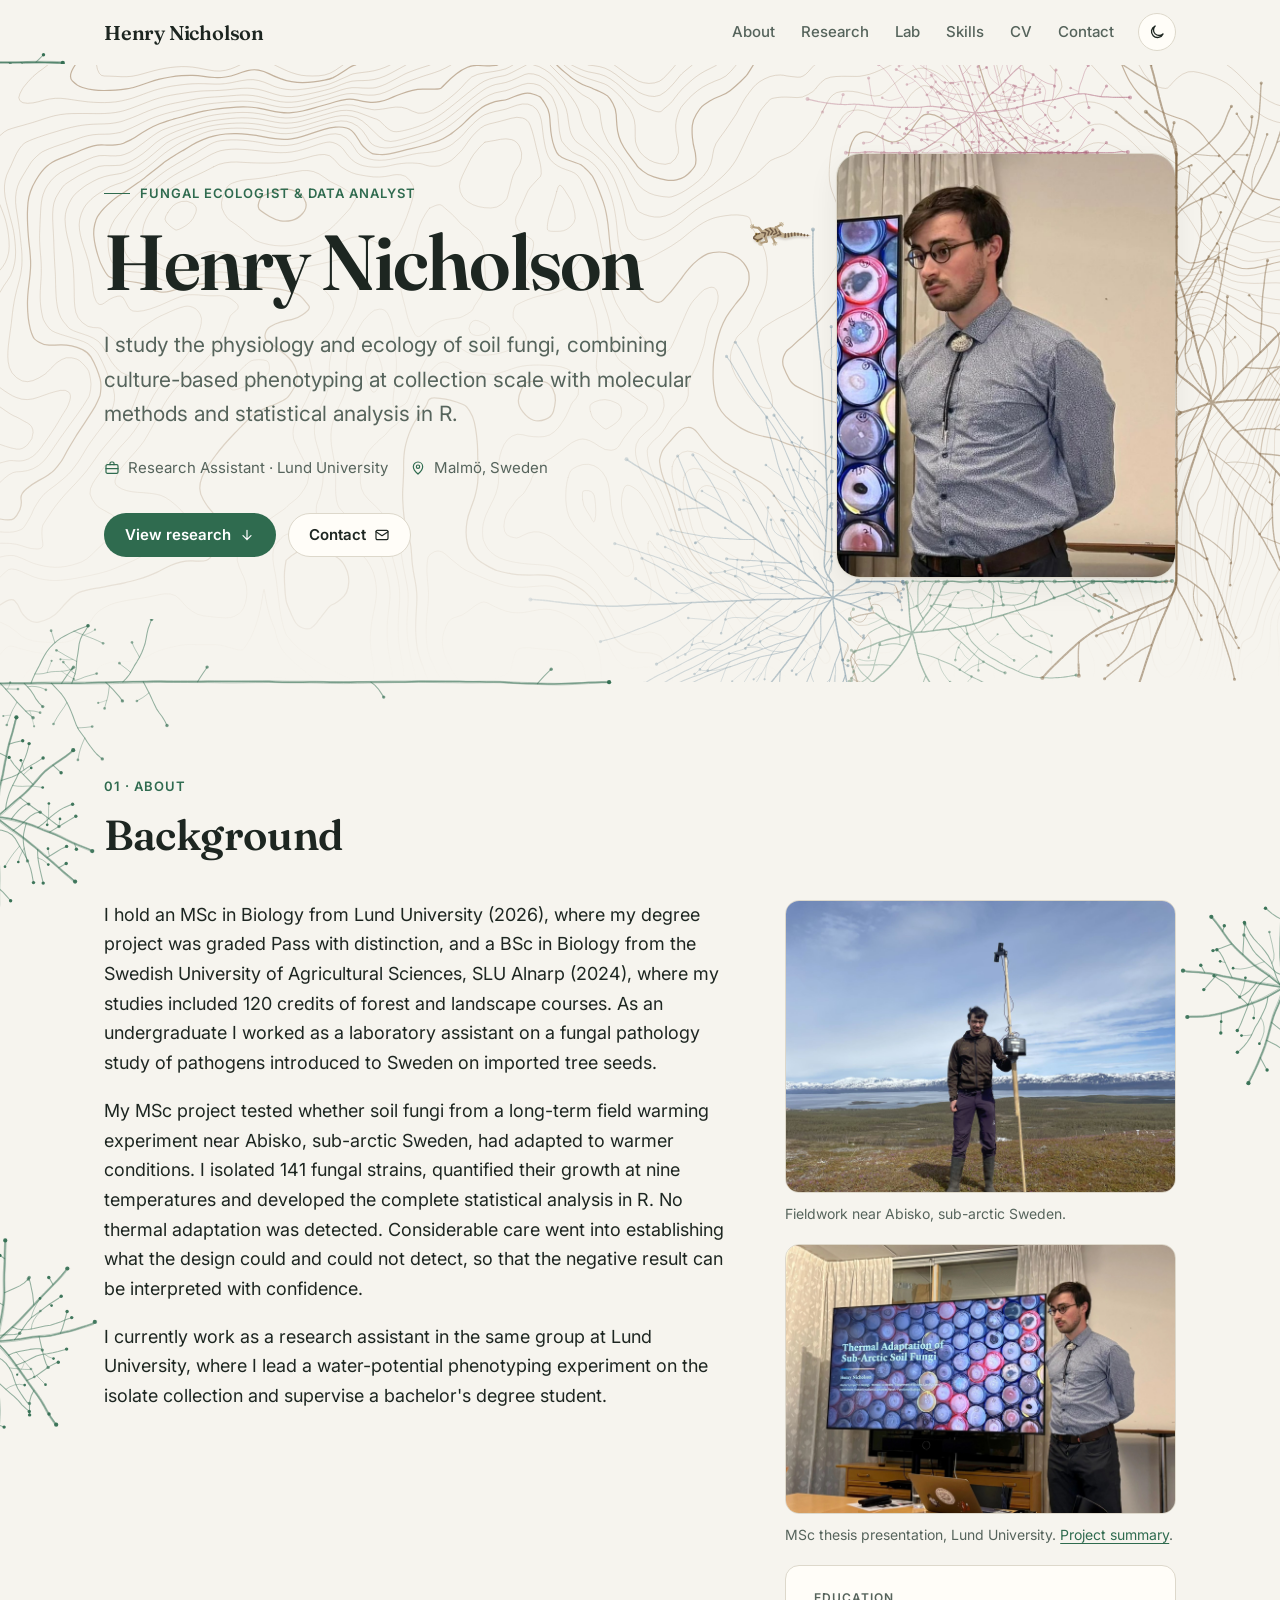
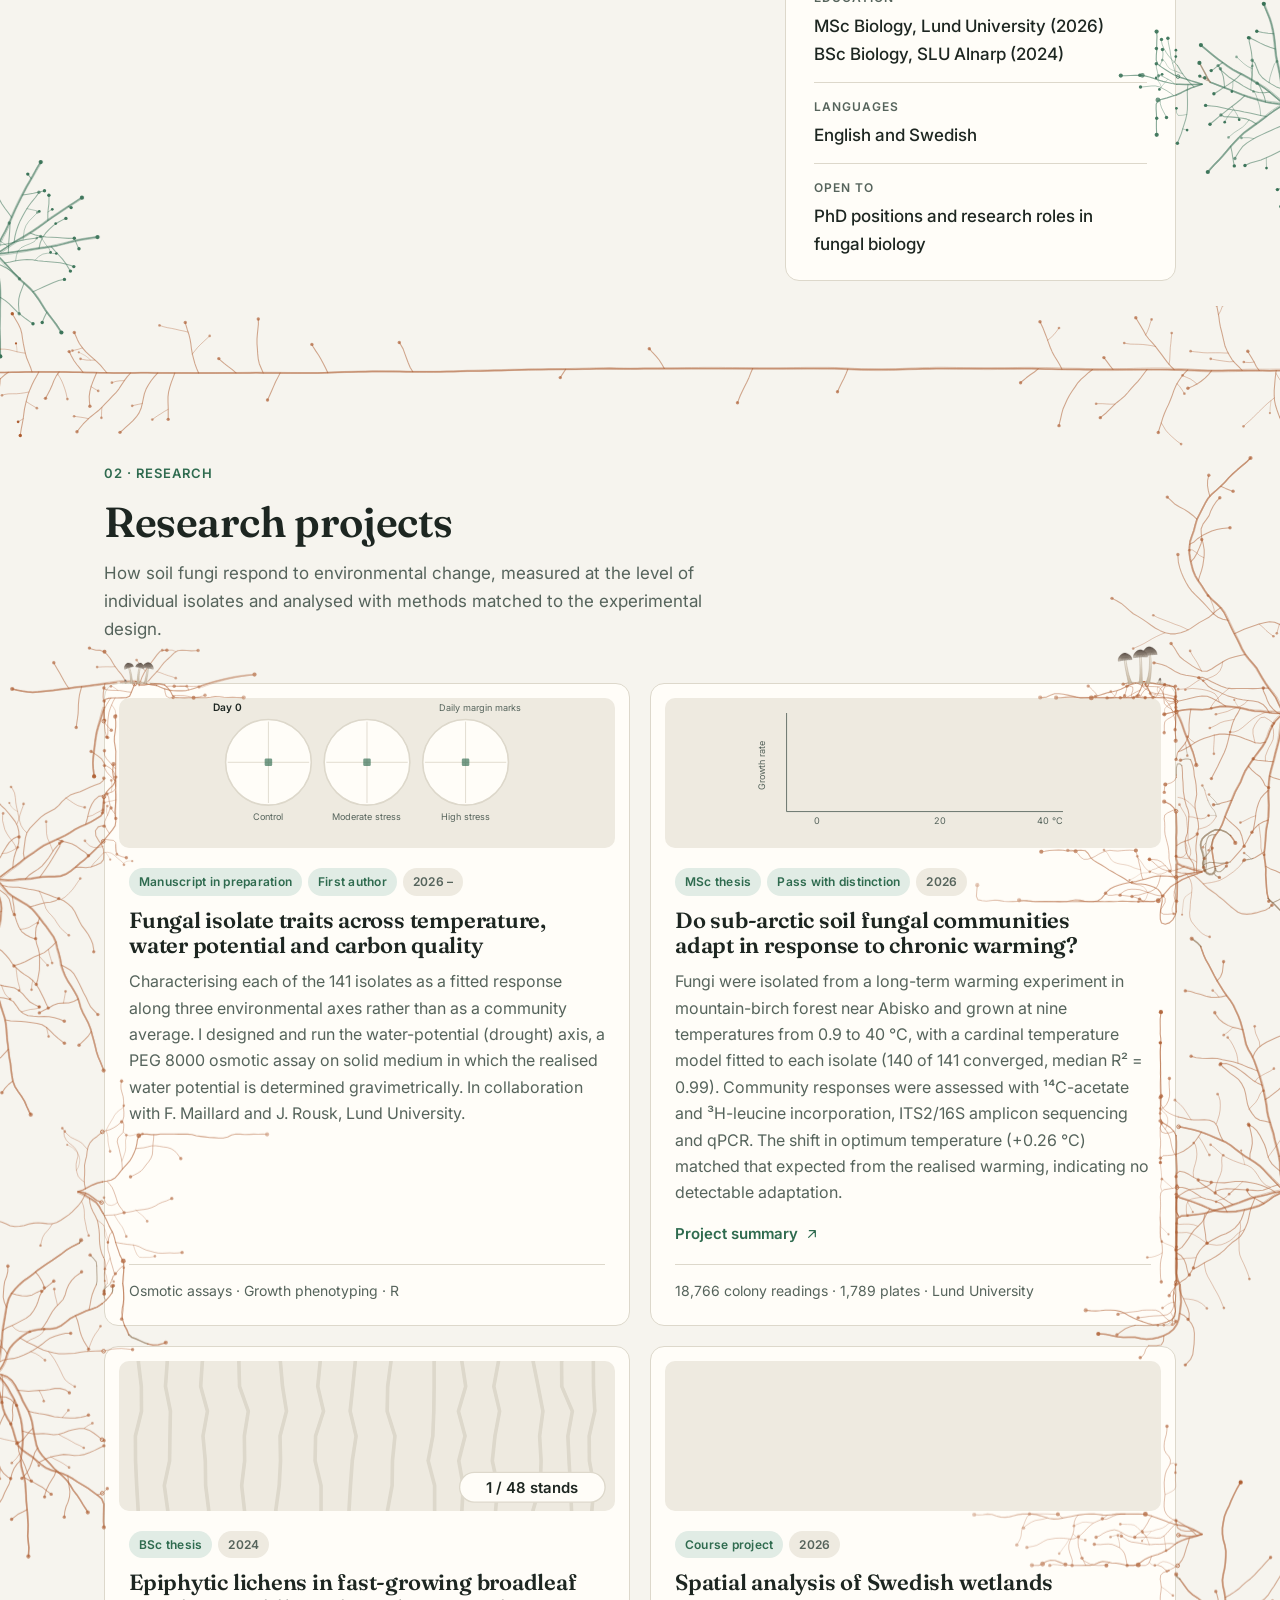
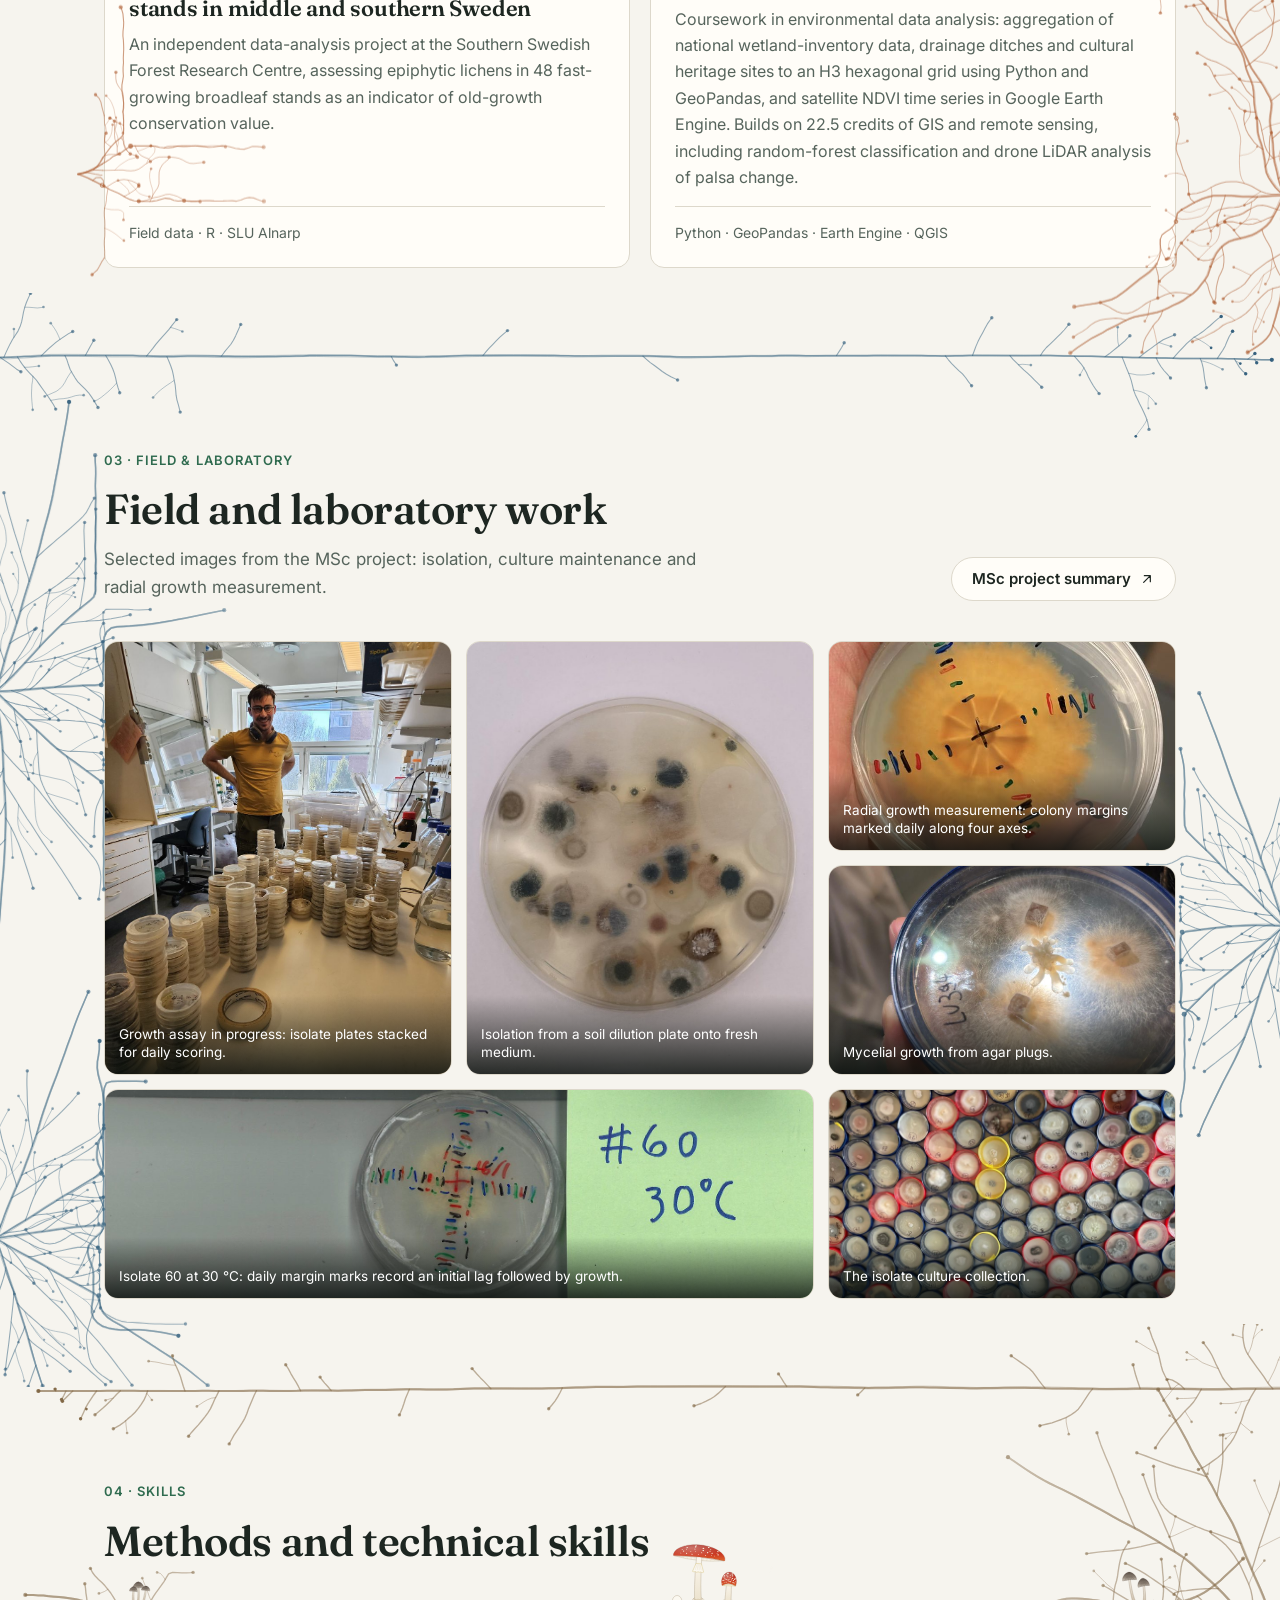
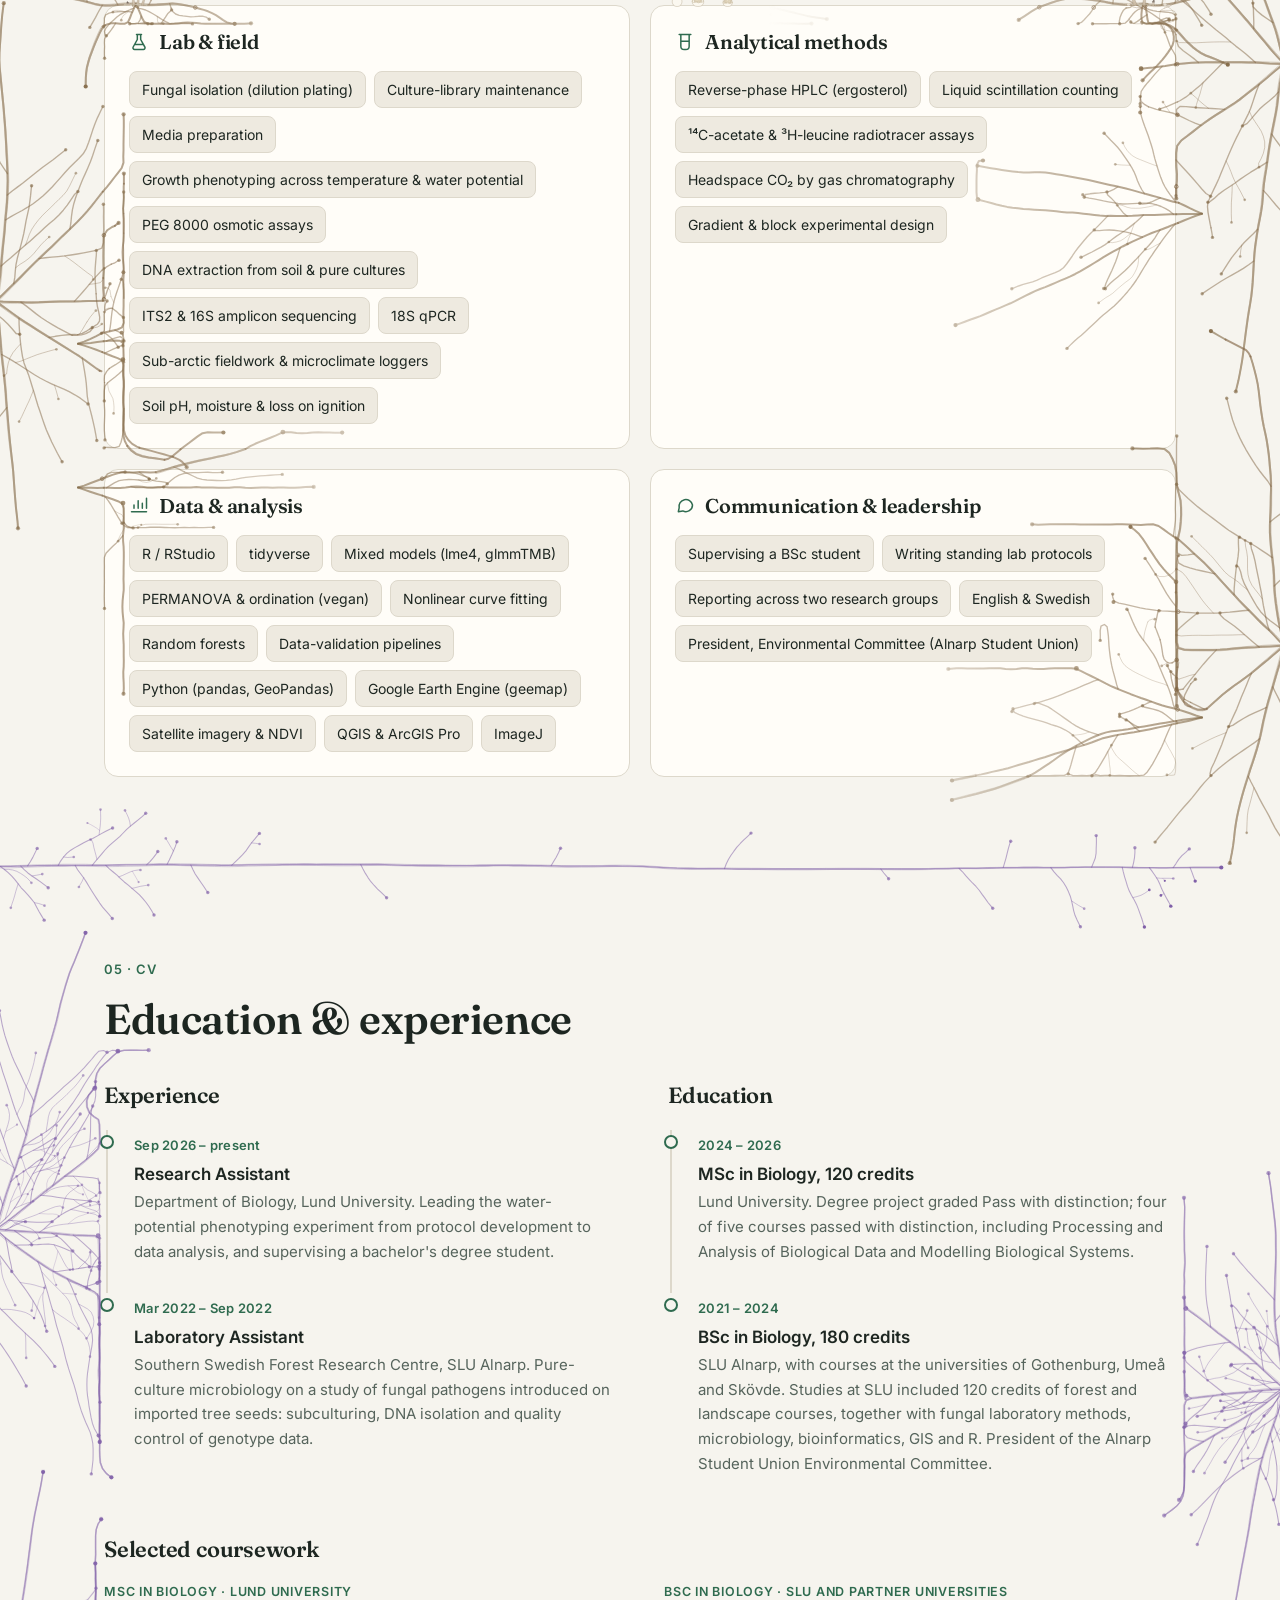
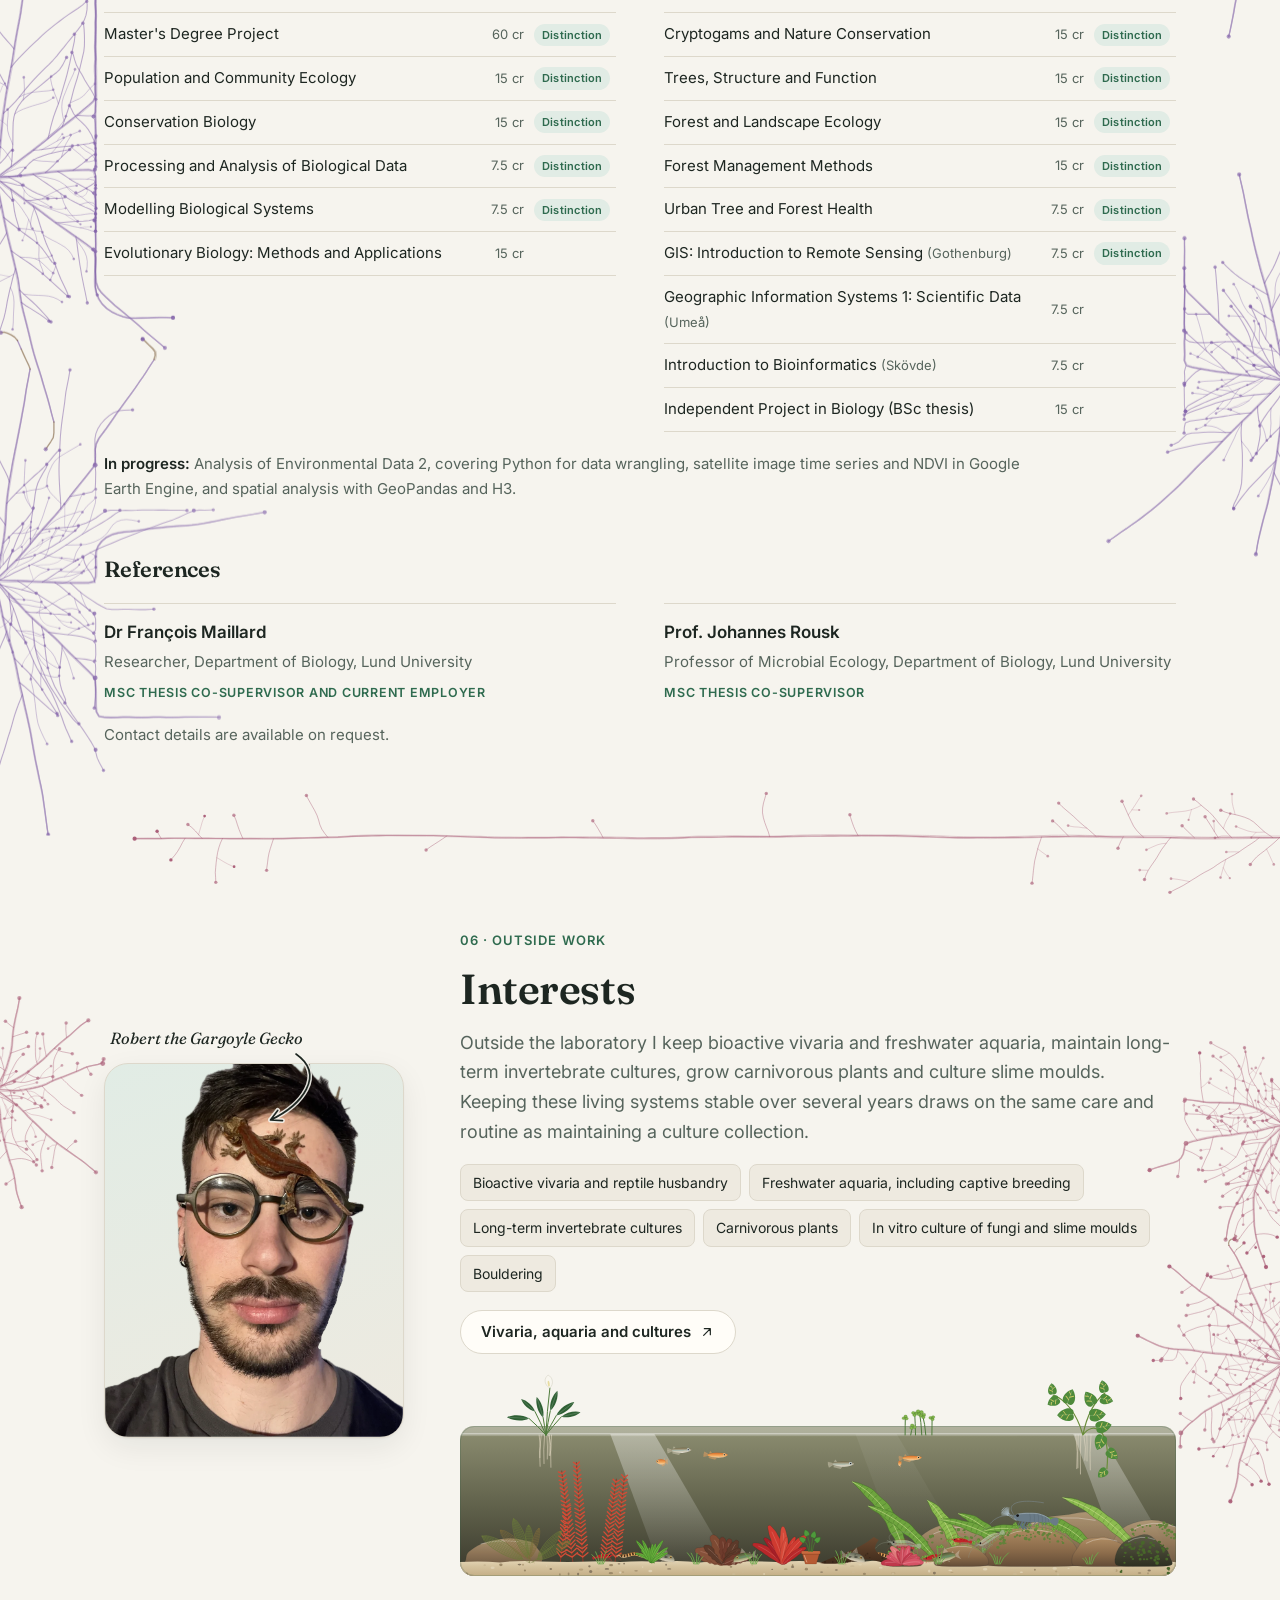
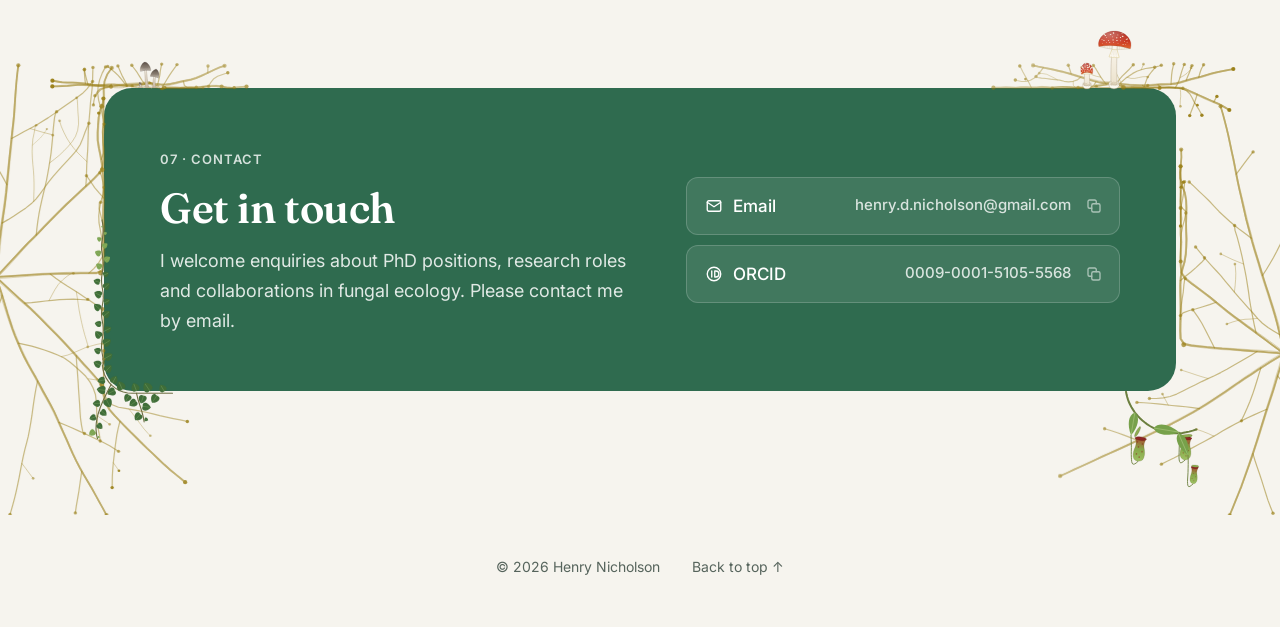
<file: index.html>
<!doctype html>
<html lang="en">
<head>
  <meta charset="utf-8">
  <meta name="viewport" content="width=device-width, initial-scale=1">
  <title>Henry Nicholson · Fungal Ecologist &amp; Data Analyst</title>
  <meta name="description" content="Henry Nicholson is a fungal ecologist and data analyst at Lund University, studying how soil fungi respond to temperature and drought, and analysing the data in R.">
  <meta property="og:title" content="Henry Nicholson · Fungal Ecologist &amp; Data Analyst">
  <meta property="og:description" content="Soil fungi at collection scale: isolation, growth phenotyping across temperature and water potential, and the R pipelines behind the results.">
  <meta property="og:type" content="website">
  <meta property="og:image" content="assets/portrait.jpg">
  <meta name="theme-color" content="#f6f4ee" media="(prefers-color-scheme: light)">
  <meta name="theme-color" content="#111714" media="(prefers-color-scheme: dark)">
  <link rel="icon" href="data:image/svg+xml,%3Csvg xmlns='http://www.w3.org/2000/svg' viewBox='0 0 64 64'%3E%3Crect width='64' height='64' rx='16' fill='%232f6b4f'/%3E%3Ctext x='32' y='42' font-family='Georgia,serif' font-size='27' font-weight='600' text-anchor='middle' fill='%23fff'%3EHN%3C/text%3E%3C/svg%3E">
  <link rel="preconnect" href="https://fonts.googleapis.com">
  <link rel="preconnect" href="https://fonts.gstatic.com" crossorigin>
  <link rel="stylesheet" href="https://fonts.googleapis.com/css2?family=Fraunces:opsz,wght@9..144,500;9..144,600&family=Inter:wght@400;500;600&display=swap">
  <link rel="stylesheet" href="css/style.css">
  <script>
    // Apply a saved light/dark choice before the page paints.
    try { var t = localStorage.getItem('theme'); if (t === 'light' || t === 'dark') document.documentElement.dataset.theme = t; } catch (e) {}
  </script>
  <script type="application/ld+json">
  {
    "@context": "https://schema.org",
    "@type": "Person",
    "name": "Henry Nicholson",
    "jobTitle": "Research Assistant",
    "description": "Fungal ecologist and data analyst working on the physiology and ecology of soil fungi.",
    "worksFor": { "@type": "CollegeOrUniversity", "name": "Lund University" },
    "alumniOf": [
      { "@type": "CollegeOrUniversity", "name": "Lund University" },
      { "@type": "CollegeOrUniversity", "name": "Swedish University of Agricultural Sciences" }
    ],
    "address": { "@type": "PostalAddress", "addressLocality": "Malmö", "addressCountry": "SE" },
    "email": "mailto:henry.d.nicholson@gmail.com",
    "sameAs": ["https://orcid.org/0009-0001-5105-5568"],
    "knowsAbout": ["Fungal ecology", "Soil fungi", "Thermal performance curves", "Amplicon sequencing", "qPCR", "Statistical analysis in R", "Spatial analysis"]
  }
  </script>
</head>
<body id="top">
  <a class="skip-link" href="#main">Skip to content</a>

  <!-- Icon sprite -->
  <svg width="0" height="0" style="position:absolute" aria-hidden="true" focusable="false">
    <symbol id="i-pin" viewBox="0 0 24 24"><path d="M12 21s-7-6.2-7-11a7 7 0 0 1 14 0c0 4.8-7 11-7 11z"/><circle cx="12" cy="10" r="2.5"/></symbol>
    <symbol id="i-work" viewBox="0 0 24 24"><rect x="3" y="7" width="18" height="13" rx="2"/><path d="M9 7V5a2 2 0 0 1 2-2h2a2 2 0 0 1 2 2v2M3 13h18"/></symbol>
    <symbol id="i-down" viewBox="0 0 24 24"><path d="M12 5v14m0 0-6-6m6 6 6-6"/></symbol>
    <symbol id="i-download" viewBox="0 0 24 24"><path d="M12 4v11m0 0-4-4m4 4 4-4M5 20h14"/></symbol>
    <symbol id="i-arrow" viewBox="0 0 24 24"><path d="M7 17 17 7M8 7h9v9"/></symbol>
    <symbol id="i-mail" viewBox="0 0 24 24"><rect x="3" y="5" width="18" height="14" rx="2"/><path d="m3 7 9 6 9-6"/></symbol>
    <symbol id="i-link" viewBox="0 0 24 24"><path d="M10 14a4 4 0 0 0 5.7 0l3-3a4 4 0 0 0-5.7-5.7l-1 1"/><path d="M14 10a4 4 0 0 0-5.7 0l-3 3a4 4 0 0 0 5.7 5.7l1-1"/></symbol>
    <symbol id="i-id" viewBox="0 0 24 24"><circle cx="12" cy="12" r="9"/><path d="M9 8v8M13 8h1.5a4 4 0 0 1 0 8H13z"/></symbol>
    <symbol id="i-copy" viewBox="0 0 24 24"><rect x="9" y="9" width="11" height="11" rx="2"/><path d="M15 9V6a2 2 0 0 0-2-2H6a2 2 0 0 0-2 2v7a2 2 0 0 0 2 2h3"/></symbol>
    <symbol id="i-check" viewBox="0 0 24 24"><path d="m5 12.5 4.5 4.5L19 7.5"/></symbol>
    <symbol id="i-globe" viewBox="0 0 24 24"><circle cx="12" cy="12" r="9"/><path d="M3 12h18M12 3a14 14 0 0 1 0 18M12 3a14 14 0 0 0 0 18"/></symbol>
    <symbol id="i-menu" viewBox="0 0 24 24"><path d="M4 7h16M4 12h16M4 17h16"/></symbol>
    <symbol id="i-close" viewBox="0 0 24 24"><path d="M6 6l12 12M18 6 6 18"/></symbol>
    <symbol id="i-sun" viewBox="0 0 24 24"><circle cx="12" cy="12" r="4"/><path d="M12 2v2M12 20v2M4.9 4.9l1.4 1.4M17.7 17.7l1.4 1.4M2 12h2M20 12h2M4.9 19.1l1.4-1.4M17.7 6.3l1.4-1.4"/></symbol>
    <symbol id="i-moon" viewBox="0 0 24 24"><path d="M20 14.5A8 8 0 1 1 9.5 4a6.5 6.5 0 0 0 10.5 10.5z"/></symbol>
    <symbol id="i-flask" viewBox="0 0 24 24"><path d="M9 3h6M10 3v6l-5 9a2 2 0 0 0 1.8 3h10.4a2 2 0 0 0 1.8-3l-5-9V3M7.4 15h9.2"/></symbol>
    <symbol id="i-beaker" viewBox="0 0 24 24"><path d="M5 3h14M7 3v14a4 4 0 0 0 4 4h2a4 4 0 0 0 4-4V3M7 11h10"/></symbol>
    <symbol id="i-chart" viewBox="0 0 24 24"><path d="M3 20h18M6 16v-4M11 16V7M16 16v-6M21 16V4"/></symbol>
    <symbol id="i-chat" viewBox="0 0 24 24"><path d="M21 12a8 8 0 0 1-11.6 7.1L4 20l1-4.6A8 8 0 1 1 21 12z"/></symbol>
  </svg>

  <header class="site-header">
    <div class="container header-inner">
      <a class="wordmark" href="#top">Henry Nicholson</a>
      <nav class="nav" id="site-nav" aria-label="Main">
        <a href="#about">About</a>
        <a href="#research">Research</a>
        <a href="#lab">Lab</a>
        <a href="#skills">Skills</a>
        <a href="#cv">CV</a>
        <a href="#contact">Contact</a>
      </nav>
      <div class="header-actions">
        <button class="icon-btn theme-btn" type="button" aria-label="Switch to dark theme">
          <svg class="icon icon-moon"><use href="#i-moon"/></svg>
          <svg class="icon icon-sun"><use href="#i-sun"/></svg>
        </button>
        <button class="icon-btn menu-btn" type="button" aria-controls="site-nav" aria-expanded="false" aria-label="Open menu">
          <svg class="icon icon-open"><use href="#i-menu"/></svg>
          <svg class="icon icon-close"><use href="#i-close"/></svg>
        </button>
      </div>
    </div>
  </header>

  <main id="main">
    <!-- ============ HERO ============ -->
    <section class="hero" aria-labelledby="hero-title">
      <canvas class="hyphae" aria-hidden="true"></canvas>
      <div class="container hero-grid">
        <div class="hero-text">
          <p class="eyebrow">Fungal ecologist &amp; data analyst</p>
          <h1 id="hero-title">Henry Nicholson</h1>
          <p class="lead">I study the physiology and ecology of soil fungi, combining culture-based phenotyping at collection scale with molecular methods and statistical analysis in R.</p>
          <ul class="hero-meta">
            <li><svg class="icon"><use href="#i-work"/></svg>Research Assistant · Lund University</li>
            <li><svg class="icon"><use href="#i-pin"/></svg>Malmö, Sweden</li>
          </ul>
          <div class="actions">
            <a class="btn btn-primary" href="#research">View research <svg class="icon"><use href="#i-down"/></svg></a>
            <a class="btn btn-secondary" href="#contact">Contact <svg class="icon"><use href="#i-mail"/></svg></a>
          </div>
        </div>

        <!-- Portrait: replace assets/portrait.jpg with any 4:5 photo. -->
        <figure class="portrait">
          <span class="initials" aria-hidden="true">HN</span>
          <img decoding="async" src="assets/portrait.jpg" alt="Portrait of Henry Nicholson" width="720" height="900" onload="this.parentNode.classList.add('has-photo')" onerror="this.remove()">
        </figure>
      </div>
    </section>

    <!-- ============ ABOUT ============ -->
    <section class="section" id="about" aria-labelledby="about-title">
      <div class="container">
        <div class="section-head reveal">
          <div>
            <span class="section-label">01 · About</span>
            <h2 id="about-title">Background</h2>
          </div>
        </div>
        <div class="about-grid">
          <div class="about-text reveal">
            <p>I hold an MSc in Biology from Lund University (2026), where my degree project was graded Pass with distinction, and a BSc in Biology from the Swedish University of Agricultural Sciences, SLU Alnarp (2024), where my studies included 120 credits of forest and landscape courses. As an undergraduate I worked as a laboratory assistant on a fungal pathology study of pathogens introduced to Sweden on imported tree seeds.</p>
            <p>My MSc project tested whether soil fungi from a long-term field warming experiment near Abisko, sub-arctic Sweden, had adapted to warmer conditions. I isolated 141 fungal strains, quantified their growth at nine temperatures and developed the complete statistical analysis in R. No thermal adaptation was detected. Considerable care went into establishing what the design could and could not detect, so that the negative result can be interpreted with confidence.</p>
            <p>I currently work as a research assistant in the same group at Lund University, where I lead a water-potential phenotyping experiment on the isolate collection and supervise a bachelor's degree student.</p>
          </div>
          <div class="about-side reveal">
            <figure class="photo">
              <img decoding="async" src="assets/photos/field-abisko.jpg" alt="Standing on open tundra near Abisko beside a sampling pole, with a lake and snow-capped mountains behind" width="1600" height="1200" loading="lazy">
              <figcaption>Fieldwork near Abisko, sub-arctic Sweden.</figcaption>
            </figure>
            <figure class="photo">
              <a href="thesis.html"><img decoding="async" src="assets/thesis/defence.jpg" alt="Henry Nicholson standing beside a screen showing the title slide, Thermal Adaptation of Sub-Arctic Soil Fungi" width="1600" height="1103" loading="lazy"></a>
              <figcaption>MSc thesis presentation, Lund University. <a href="thesis.html">Project summary</a>.</figcaption>
            </figure>
            <dl class="facts">
              <div><dt>Education</dt><dd>MSc Biology, Lund University (2026)<br>BSc Biology, SLU Alnarp (2024)</dd></div>
              <div><dt>Languages</dt><dd>English and Swedish</dd></div>
              <div><dt>Open to</dt><dd>PhD positions and research roles in fungal biology</dd></div>
            </dl>
          </div>
        </div>
      </div>
    </section>

    <!-- ============ RESEARCH ============ -->
    <section class="section" id="research" aria-labelledby="research-title">
      <div class="container">
        <div class="section-head reveal">
          <div>
            <span class="section-label">02 · Research</span>
            <h2 id="research-title">Research projects</h2>
            <p class="section-intro">How soil fungi respond to environmental change, measured at the level of individual isolates and analysed with methods matched to the experimental design.</p>
          </div>
        </div>

        <div class="cards">
          <article class="card reveal">
            <div class="card-visual" aria-hidden="true">
              <svg class="viz viz-assay" data-anim="assay" viewBox="0 0 300 140" preserveAspectRatio="xMidYMid meet"></svg>
            </div>
            <div class="tags"><span class="tag">Manuscript in preparation</span><span class="tag">First author</span><span class="tag tag-muted">2026 –</span></div>
            <h3>Fungal isolate traits across temperature, water potential and carbon quality</h3>
            <p>Characterising each of the 141 isolates as a fitted response along three environmental axes rather than as a community average. I designed and run the water-potential (drought) axis, a PEG 8000 osmotic assay on solid medium in which the realised water potential is determined gravimetrically. In collaboration with F. Maillard and J. Rousk, Lund University.</p>
            <div class="card-foot">Osmotic assays · Growth phenotyping · R</div>
          </article>

          <article class="card reveal">
            <a class="card-visual" href="thesis.html" tabindex="-1" aria-hidden="true">
              <svg class="viz viz-fit" data-anim="fit" viewBox="0 0 300 140" preserveAspectRatio="xMidYMid meet"></svg>
            </a>
            <div class="tags"><span class="tag">MSc thesis</span><span class="tag">Pass with distinction</span><span class="tag tag-muted">2026</span></div>
            <h3>Do sub-arctic soil fungal communities adapt in response to chronic warming?</h3>
            <p>Fungi were isolated from a long-term warming experiment in mountain-birch forest near Abisko and grown at nine temperatures from 0.9 to 40&nbsp;°C, with a cardinal temperature model fitted to each isolate (140 of 141 converged, median R² = 0.99). Community responses were assessed with ¹⁴C-acetate and ³H-leucine incorporation, ITS2/16S amplicon sequencing and qPCR. The shift in optimum temperature (+0.26&nbsp;°C) matched that expected from the realised warming, indicating no detectable adaptation.</p>
            <a class="card-link" href="thesis.html">Project summary <svg class="icon"><use href="#i-arrow"/></svg></a>
            <div class="card-foot">18,766 colony readings · 1,789 plates · Lund University</div>
          </article>

          <article class="card reveal">
            <div class="card-visual" aria-hidden="true">
              <svg class="viz viz-lichen" data-anim="lichen" viewBox="0 0 300 140" preserveAspectRatio="xMidYMid slice"></svg>
            </div>
            <div class="tags"><span class="tag">BSc thesis</span><span class="tag tag-muted">2024</span></div>
            <h3>Epiphytic lichens in fast-growing broadleaf stands in middle and southern Sweden</h3>
            <p>An independent data-analysis project at the Southern Swedish Forest Research Centre, assessing epiphytic lichens in 48 fast-growing broadleaf stands as an indicator of old-growth conservation value.</p>
            <div class="card-foot">Field data · R · SLU Alnarp</div>
          </article>

          <article class="card reveal">
            <div class="card-visual" aria-hidden="true">
              <svg class="viz viz-hex" data-anim="hex" viewBox="0 0 300 140" preserveAspectRatio="xMidYMid slice"></svg>
            </div>
            <div class="tags"><span class="tag">Course project</span><span class="tag tag-muted">2026</span></div>
            <h3>Spatial analysis of Swedish wetlands</h3>
            <p>Coursework in environmental data analysis: aggregation of national wetland-inventory data, drainage ditches and cultural heritage sites to an H3 hexagonal grid using Python and GeoPandas, and satellite NDVI time series in Google Earth Engine. Builds on 22.5 credits of GIS and remote sensing, including random-forest classification and drone LiDAR analysis of palsa change.</p>
            <div class="card-foot">Python · GeoPandas · Earth Engine · QGIS</div>
          </article>
        </div>
      </div>
    </section>

    <!-- ============ FIELD & LAB ============ -->
    <section class="section" id="lab" aria-labelledby="lab-title">
      <div class="container">
        <div class="section-head reveal">
          <div>
            <span class="section-label">03 · Field &amp; laboratory</span>
            <h2 id="lab-title">Field and laboratory work</h2>
            <p class="section-intro">Selected images from the MSc project: isolation, culture maintenance and radial growth measurement.</p>
          </div>
          <a class="btn btn-secondary" href="thesis.html">MSc project summary <svg class="icon"><use href="#i-arrow"/></svg></a>
        </div>
        <div class="mosaic">
          <figure class="tile tall reveal">
            <img decoding="async" src="assets/photos/plate-hell.jpg" alt="Standing in a lab surrounded by towers of stacked agar plates" width="975" height="1300" loading="lazy">
            <figcaption>Growth assay in progress: isolate plates stacked for daily scoring.</figcaption>
          </figure>
          <figure class="tile tall reveal">
            <img decoding="async" src="assets/photos/isolation.jpg" alt="A soil dilution plate covered in fungal colonies of many colours" width="1000" height="1000" loading="lazy">
            <figcaption>Isolation from a soil dilution plate onto fresh medium.</figcaption>
          </figure>
          <figure class="tile reveal">
            <img decoding="async" src="assets/photos/growth-marks.jpg" alt="An orange fungal colony with coloured marks along four axes at its edge" width="684" height="690" loading="lazy">
            <figcaption>Radial growth measurement: colony margins marked daily along four axes.</figcaption>
          </figure>
          <figure class="tile reveal">
            <img decoding="async" src="assets/photos/plugs-mycelium.jpg" alt="White fluffy mycelium spreading from agar plugs on a plate" width="975" height="1300" loading="lazy">
            <figcaption>Mycelial growth from agar plugs.</figcaption>
          </figure>
          <figure class="tile wide reveal">
            <img decoding="async" src="assets/photos/lag-then-growth.jpg" alt="A plate labelled isolate 60 at 30 degrees, with dense coloured growth marks around the colony" width="1600" height="467" loading="lazy">
            <figcaption>Isolate 60 at 30&nbsp;°C: daily margin marks record an initial lag followed by growth.</figcaption>
          </figure>
          <figure class="tile reveal">
            <img decoding="async" src="assets/thesis/isolate-library.jpg" alt="Dozens of culture plates with coloured rims laid out in a grid" width="1400" height="1050" loading="lazy">
            <figcaption>The isolate culture collection.</figcaption>
          </figure>
        </div>
      </div>
    </section>

    <!-- ============ SKILLS ============ -->
    <section class="section" id="skills" aria-labelledby="skills-title">
      <div class="container">
        <div class="section-head reveal">
          <div>
            <span class="section-label">04 · Skills</span>
            <h2 id="skills-title">Methods and technical skills</h2>
          </div>
        </div>
        <div class="skills">
          <div class="skill-group reveal">
            <h3><svg class="icon"><use href="#i-flask"/></svg>Lab &amp; field</h3>
            <ul class="chips">
              <li>Fungal isolation (dilution plating)</li>
              <li>Culture-library maintenance</li>
              <li>Media preparation</li>
              <li>Growth phenotyping across temperature &amp; water potential</li>
              <li>PEG 8000 osmotic assays</li>
              <li>DNA extraction from soil &amp; pure cultures</li>
              <li>ITS2 &amp; 16S amplicon sequencing</li>
              <li>18S qPCR</li>
              <li>Sub-arctic fieldwork &amp; microclimate loggers</li>
              <li>Soil pH, moisture &amp; loss on ignition</li>
            </ul>
          </div>
          <div class="skill-group reveal">
            <h3><svg class="icon"><use href="#i-beaker"/></svg>Analytical methods</h3>
            <ul class="chips">
              <li>Reverse-phase HPLC (ergosterol)</li>
              <li>Liquid scintillation counting</li>
              <li>¹⁴C-acetate &amp; ³H-leucine radiotracer assays</li>
              <li>Headspace CO₂ by gas chromatography</li>
              <li>Gradient &amp; block experimental design</li>
            </ul>
          </div>
          <div class="skill-group reveal">
            <h3><svg class="icon"><use href="#i-chart"/></svg>Data &amp; analysis</h3>
            <ul class="chips">
              <li>R / RStudio</li>
              <li>tidyverse</li>
              <li>Mixed models (lme4, glmmTMB)</li>
              <li>PERMANOVA &amp; ordination (vegan)</li>
              <li>Nonlinear curve fitting</li>
              <li>Random forests</li>
              <li>Data-validation pipelines</li>
              <li>Python (pandas, GeoPandas)</li>
              <li>Google Earth Engine (geemap)</li>
              <li>Satellite imagery &amp; NDVI</li>
              <li>QGIS &amp; ArcGIS Pro</li>
              <li>ImageJ</li>
            </ul>
          </div>
          <div class="skill-group reveal">
            <h3><svg class="icon"><use href="#i-chat"/></svg>Communication &amp; leadership</h3>
            <ul class="chips">
              <li>Supervising a BSc student</li>
              <li>Writing standing lab protocols</li>
              <li>Reporting across two research groups</li>
              <li>English &amp; Swedish</li>
              <li>President, Environmental Committee (Alnarp Student Union)</li>
            </ul>
          </div>
        </div>
      </div>
    </section>

    <!-- ============ CV ============ -->
    <section class="section" id="cv" aria-labelledby="cv-title">
      <div class="container">
        <div class="section-head reveal">
          <div>
            <span class="section-label">05 · CV</span>
            <h2 id="cv-title">Education &amp; experience</h2>
          </div>
          <!-- To offer a CV download, save a web version (no phone number, home address or referee emails)
               as assets/cv.pdf and uncomment this button:
          <a class="btn btn-secondary" href="assets/cv.pdf" download>Full CV (PDF) <svg class="icon"><use href="#i-download"/></svg></a>
          -->
        </div>

        <div class="cv-grid">
          <div class="cv-col reveal">
            <h3>Experience</h3>
            <ol class="timeline">
              <li>
                <span class="when">Sep 2026 – present</span>
                <p class="what">Research Assistant</p>
                <p class="where">Department of Biology, Lund University. Leading the water-potential phenotyping experiment from protocol development to data analysis, and supervising a bachelor's degree student.</p>
              </li>
              <li>
                <span class="when">Mar 2022 – Sep 2022</span>
                <p class="what">Laboratory Assistant</p>
                <p class="where">Southern Swedish Forest Research Centre, SLU Alnarp. Pure-culture microbiology on a study of fungal pathogens introduced on imported tree seeds: subculturing, DNA isolation and quality control of genotype data.</p>
              </li>
            </ol>
          </div>
          <div class="cv-col reveal">
            <h3>Education</h3>
            <ol class="timeline">
              <li>
                <span class="when">2024 – 2026</span>
                <p class="what">MSc in Biology, 120 credits</p>
                <p class="where">Lund University. Degree project graded Pass with distinction; four of five courses passed with distinction, including Processing and Analysis of Biological Data and Modelling Biological Systems.</p>
              </li>
              <li>
                <span class="when">2021 – 2024</span>
                <p class="what">BSc in Biology, 180 credits</p>
                <p class="where">SLU Alnarp, with courses at the universities of Gothenburg, Umeå and Skövde. Studies at SLU included 120 credits of forest and landscape courses, together with fungal laboratory methods, microbiology, bioinformatics, GIS and R. President of the Alnarp Student Union Environmental Committee.</p>
              </li>
            </ol>
          </div>
        </div>

        <div class="coursework reveal">
          <h3>Selected coursework</h3>
          <div class="course-grid">
            <div>
              <p class="course-head">MSc in Biology · Lund University</p>
              <ul class="course-list">
                <li><span class="cname">Master's Degree Project</span><span class="cr">60 cr</span><span class="tag">Distinction</span></li>
                <li><span class="cname">Population and Community Ecology</span><span class="cr">15 cr</span><span class="tag">Distinction</span></li>
                <li><span class="cname">Conservation Biology</span><span class="cr">15 cr</span><span class="tag">Distinction</span></li>
                <li><span class="cname">Processing and Analysis of Biological Data</span><span class="cr">7.5 cr</span><span class="tag">Distinction</span></li>
                <li><span class="cname">Modelling Biological Systems</span><span class="cr">7.5 cr</span><span class="tag">Distinction</span></li>
                <li><span class="cname">Evolutionary Biology: Methods and Applications</span><span class="cr">15 cr</span></li>
              </ul>
            </div>
            <div>
              <p class="course-head">BSc in Biology · SLU and partner universities</p>
              <ul class="course-list">
                <li><span class="cname">Cryptogams and Nature Conservation</span><span class="cr">15 cr</span><span class="tag">Distinction</span></li>
                <li><span class="cname">Trees, Structure and Function</span><span class="cr">15 cr</span><span class="tag">Distinction</span></li>
                <li><span class="cname">Forest and Landscape Ecology</span><span class="cr">15 cr</span><span class="tag">Distinction</span></li>
                <li><span class="cname">Forest Management Methods</span><span class="cr">15 cr</span><span class="tag">Distinction</span></li>
                <li><span class="cname">Urban Tree and Forest Health</span><span class="cr">7.5 cr</span><span class="tag">Distinction</span></li>
                <li><span class="cname">GIS: Introduction to Remote Sensing <span class="where-at">(Gothenburg)</span></span><span class="cr">7.5 cr</span><span class="tag">Distinction</span></li>
                <li><span class="cname">Geographic Information Systems 1: Scientific Data <span class="where-at">(Umeå)</span></span><span class="cr">7.5 cr</span></li>
                <li><span class="cname">Introduction to Bioinformatics <span class="where-at">(Skövde)</span></span><span class="cr">7.5 cr</span></li>
                <li><span class="cname">Independent Project in Biology (BSc thesis)</span><span class="cr">15 cr</span></li>
              </ul>
            </div>
          </div>
          <p class="course-ongoing"><strong>In progress:</strong> Analysis of Environmental Data 2, covering Python for data wrangling, satellite image time series and NDVI in Google Earth Engine, and spatial analysis with GeoPandas and H3.</p>
        </div>

        <div class="referees reveal">
          <h3>References</h3>
          <div class="referee-grid">
            <div class="referee">
              <p class="ref-name">Dr François Maillard</p>
              <p class="ref-role">Researcher, Department of Biology, Lund University</p>
              <p class="ref-rel">MSc thesis co-supervisor and current employer</p>
            </div>
            <div class="referee">
              <p class="ref-name">Prof. Johannes Rousk</p>
              <p class="ref-role">Professor of Microbial Ecology, Department of Biology, Lund University</p>
              <p class="ref-rel">MSc thesis co-supervisor</p>
            </div>
          </div>
          <p class="ref-note">Contact details are available on request.</p>
        </div>
      </div>
    </section>

    <!-- ============ OUTSIDE WORK ============ -->
    <section class="section" id="interests" aria-labelledby="interests-title">
      <div class="container interests-grid">
        <div class="portrait-wrap reveal">
          <figure class="portrait">
            <img decoding="async" src="assets/headshot.webp" alt="Henry Nicholson with Robert, a gargoyle gecko, on the forehead" width="920" height="1200" loading="lazy">
          </figure>
          <!-- Label and arrow drawn in the photo's own proportions (4:5 box plus a band above it) -->
          <svg class="gecko-arrow" viewBox="0 -15 100 140" aria-hidden="true" focusable="false">
            <path class="ga-halo" d="M64 -3 C74 4 66 14 55.5 19 M55.5 19 l4 0.2 M55.5 19 l2.4 -3.2"/>
            <path class="ga-line" d="M64 -3 C74 4 66 14 55.5 19 M55.5 19 l4 0.2 M55.5 19 l2.4 -3.2"/>
            <text x="2" y="-6.5">Robert the Gargoyle Gecko</text>
          </svg>
        </div>
        <div class="reveal">
          <span class="section-label">06 · Outside work</span>
          <h2 id="interests-title">Interests</h2>
          <p class="interests-lead">Outside the laboratory I keep bioactive vivaria and freshwater aquaria, maintain long-term invertebrate cultures, grow carnivorous plants and culture slime moulds. Keeping these living systems stable over several years draws on the same care and routine as maintaining a culture collection.</p>
          <ul class="chips">
            <li>Bioactive vivaria and reptile husbandry</li>
            <li>Freshwater aquaria, including captive breeding</li>
            <li>Long-term invertebrate cultures</li>
            <li>Carnivorous plants</li>
            <li>In vitro culture of fungi and slime moulds</li>
            <li>Bouldering</li>
          </ul>
          <a class="btn btn-secondary interests-more" href="hobbies.html">Vivaria, aquaria and cultures <svg class="icon"><use href="#i-arrow"/></svg></a>
          <div class="aquarium" aria-hidden="true"></div>
        </div>
      </div>
    </section>

    <!-- ============ CONTACT ============ -->
    <section class="section section-contact" id="contact" aria-labelledby="contact-title">
      <div class="container">
        <div class="contact-card reveal">
          <div>
            <span class="section-label">07 · Contact</span>
            <h2 id="contact-title">Get in touch</h2>
            <p>I welcome enquiries about PhD positions, research roles and collaborations in fungal ecology. Please contact me by email.</p>
          </div>
          <div class="contact-links">
            <!-- A click copies the address or iD to the clipboard; Cmd/Ctrl-click still opens the link. -->
            <a href="mailto:henry.d.nicholson@gmail.com" data-copy="henry.d.nicholson@gmail.com" title="Click to copy the email address"><span class="cl-label"><svg class="icon"><use href="#i-mail"/></svg>Email</span><span class="cl-handle">henry.d.nicholson@gmail.com</span><svg class="icon cl-copy" aria-hidden="true"><use href="#i-copy"/></svg></a>
            <a href="https://orcid.org/0009-0001-5105-5568" rel="me" data-copy="0009-0001-5105-5568" title="Click to copy the ORCID iD"><span class="cl-label"><svg class="icon"><use href="#i-id"/></svg>ORCID</span><span class="cl-handle">0009-0001-5105-5568</span><svg class="icon cl-copy" aria-hidden="true"><use href="#i-copy"/></svg></a>
            <!-- Add LinkedIn when you have it:
            <a href="https://www.linkedin.com/in/YOUR-NAME" rel="me"><span class="cl-label"><svg class="icon"><use href="#i-link"/></svg>LinkedIn</span><span class="cl-handle">YOUR-NAME</span></a>
            -->
          </div>
          <span class="sr-only" id="copy-status" aria-live="polite"></span>
        </div>
      </div>
    </section>
  </main>

  <footer class="site-footer">
    <div class="container footer-inner">
      <p>© <span data-year>2026</span> Henry Nicholson</p>
      <a href="#top">Back to top ↑</a>
    </div>
  </footer>

  <script src="js/main.js" defer></script>
  <script src="js/topo.js" defer></script>
  <script src="js/life.js" defer></script>
  <script src="js/ferns.js" defer></script>
  <script src="js/lightbox.js" defer></script>
</body>
</html>
</file>
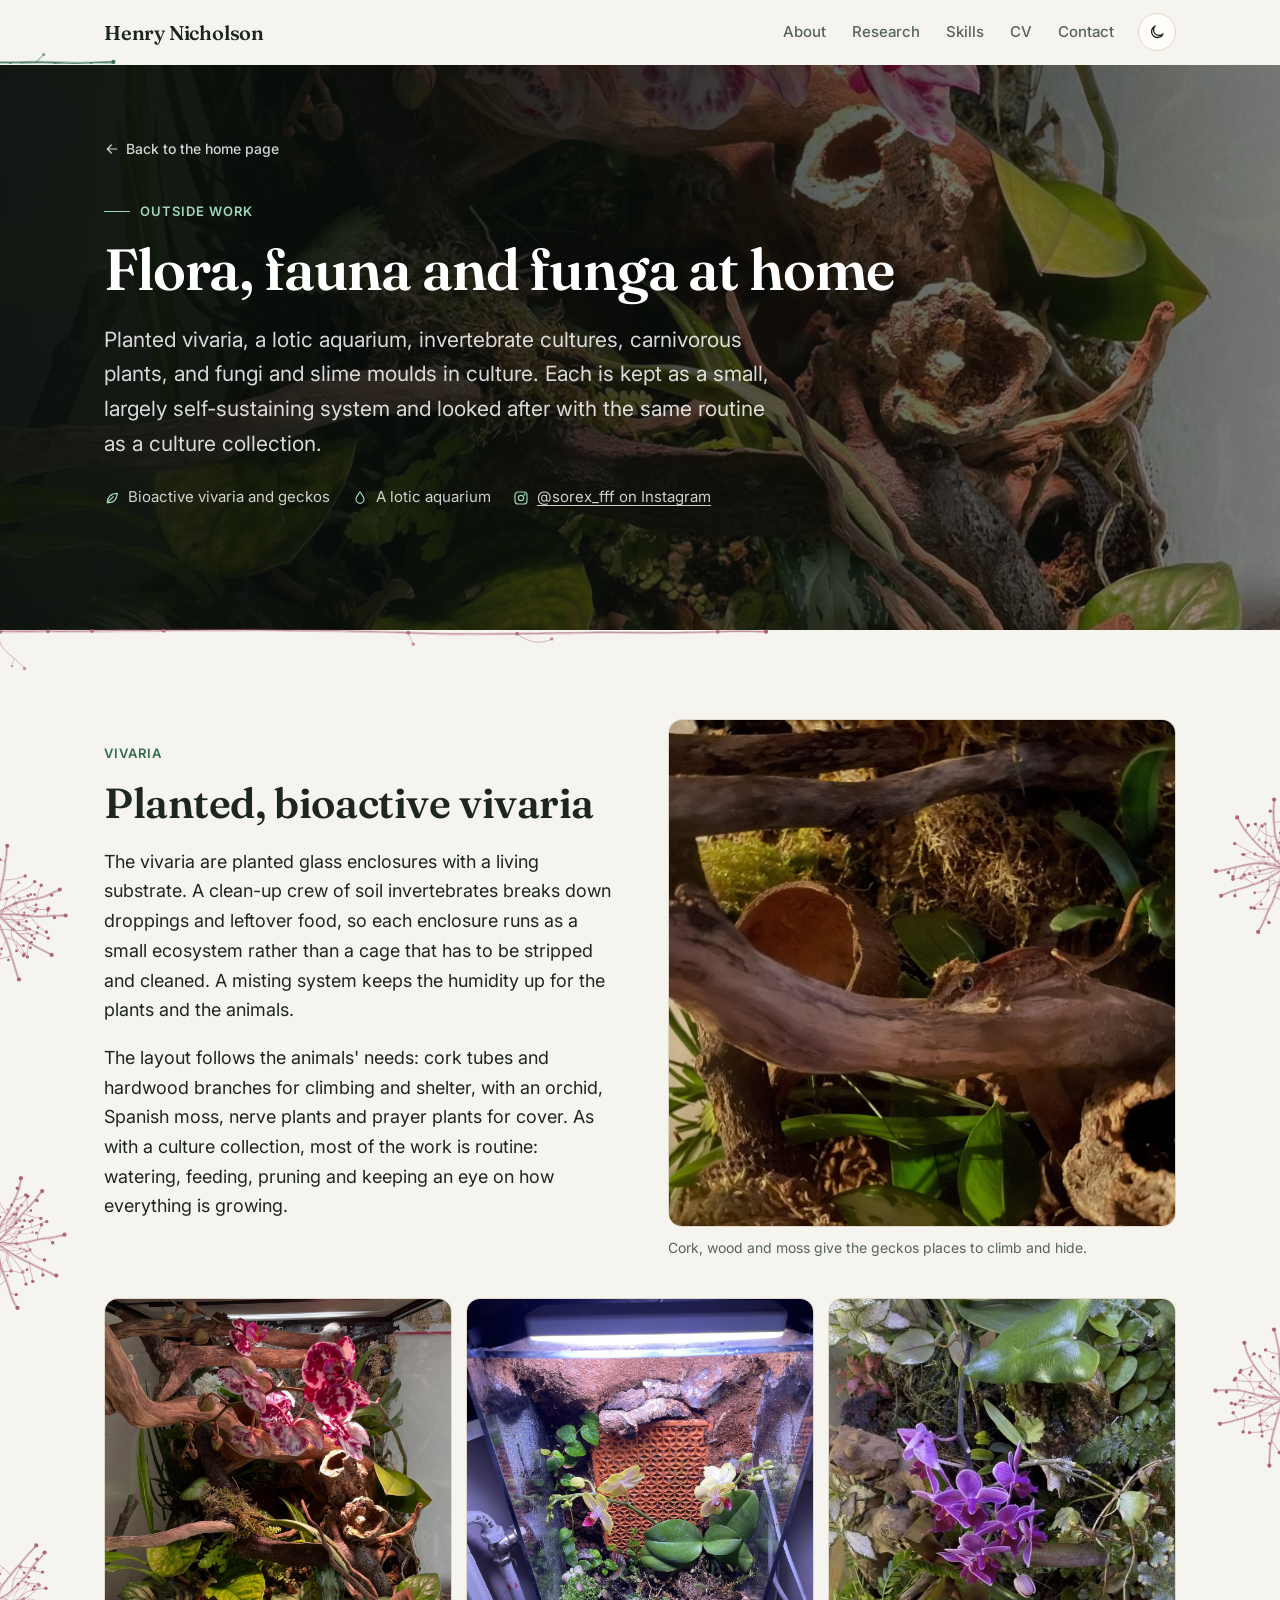
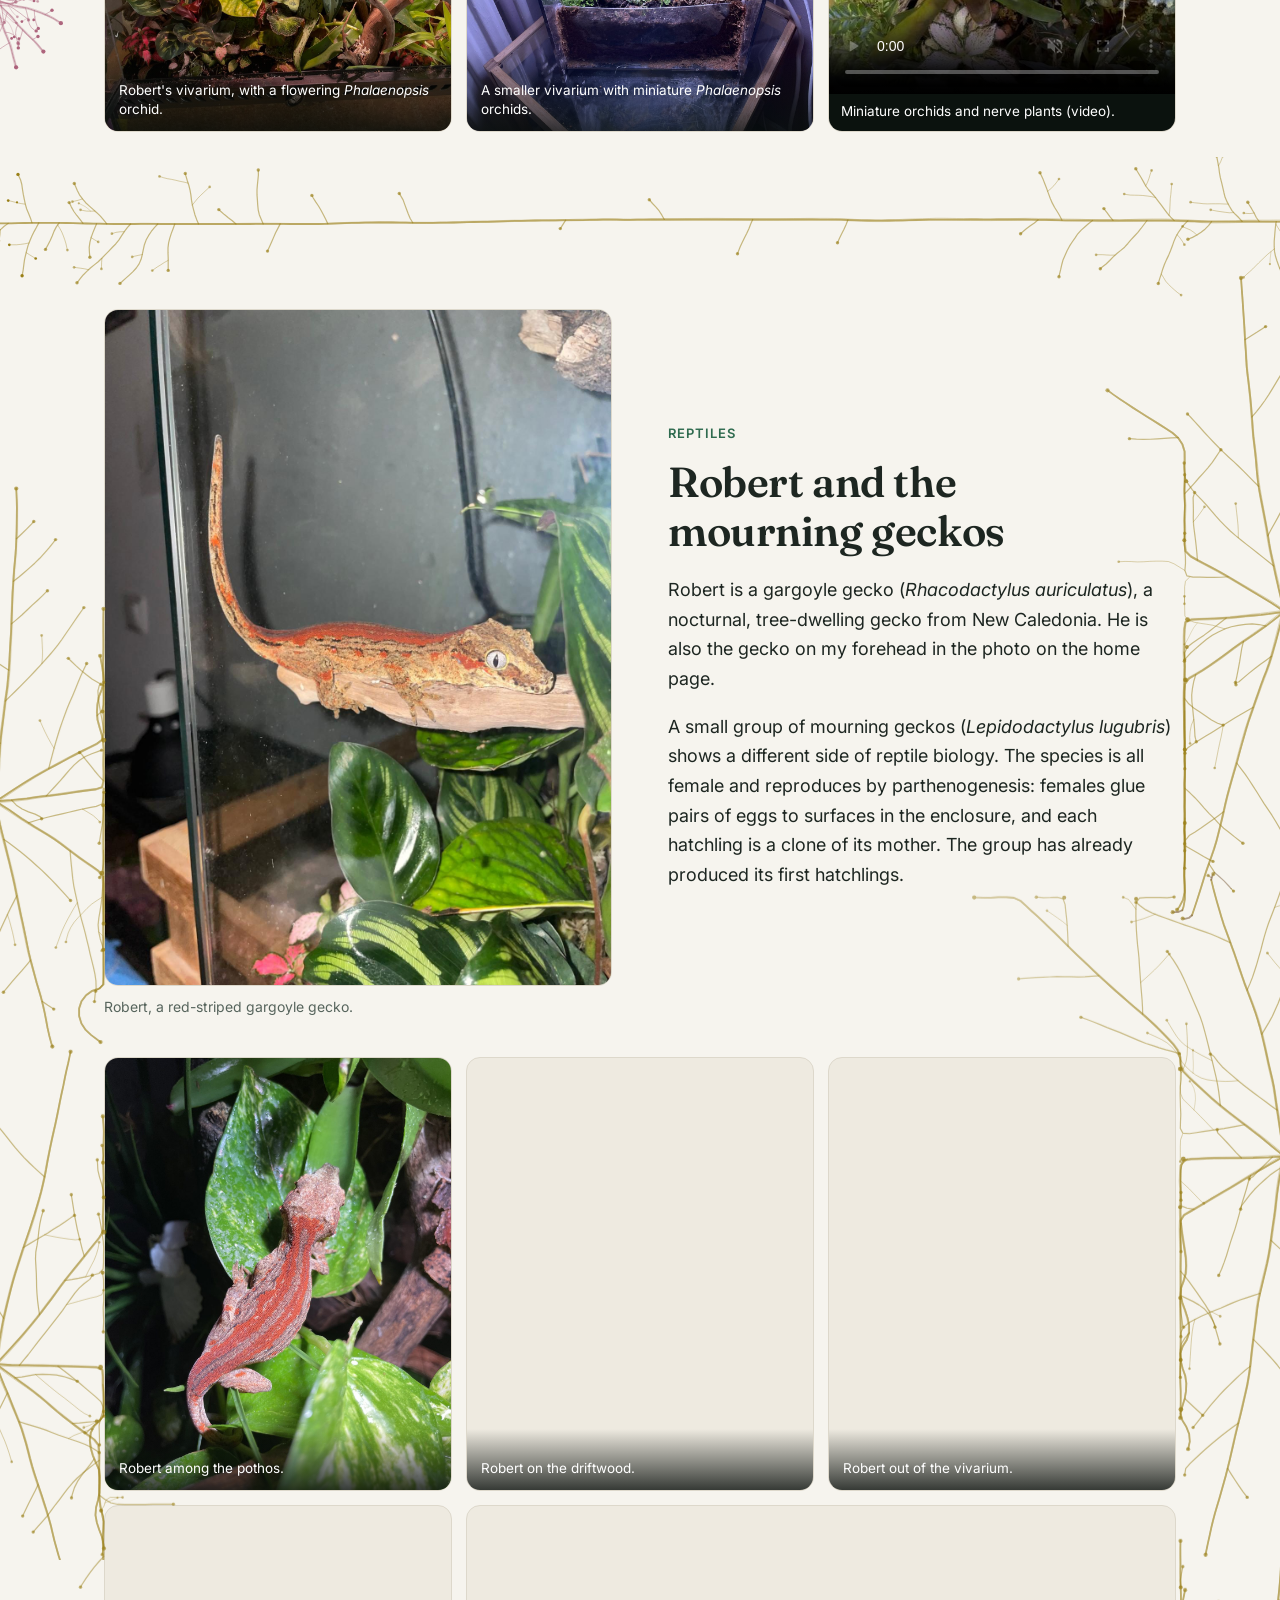
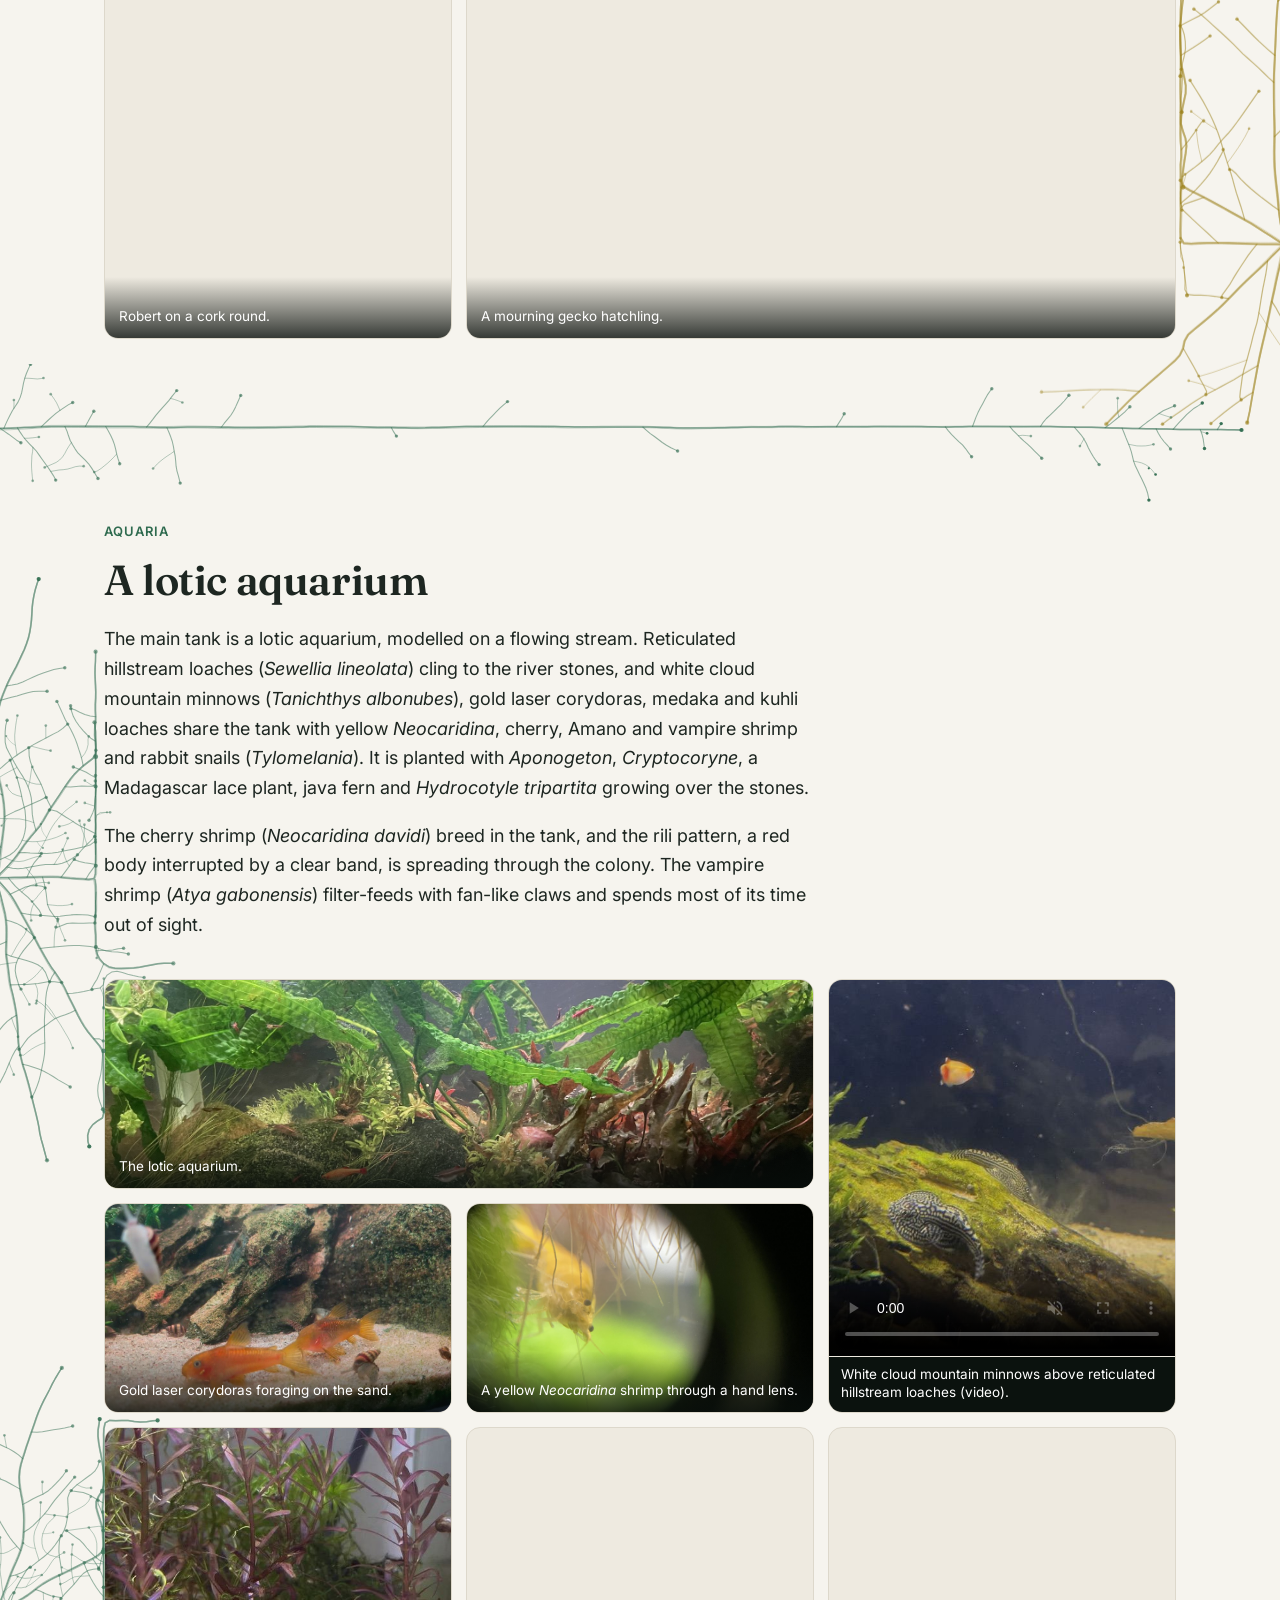
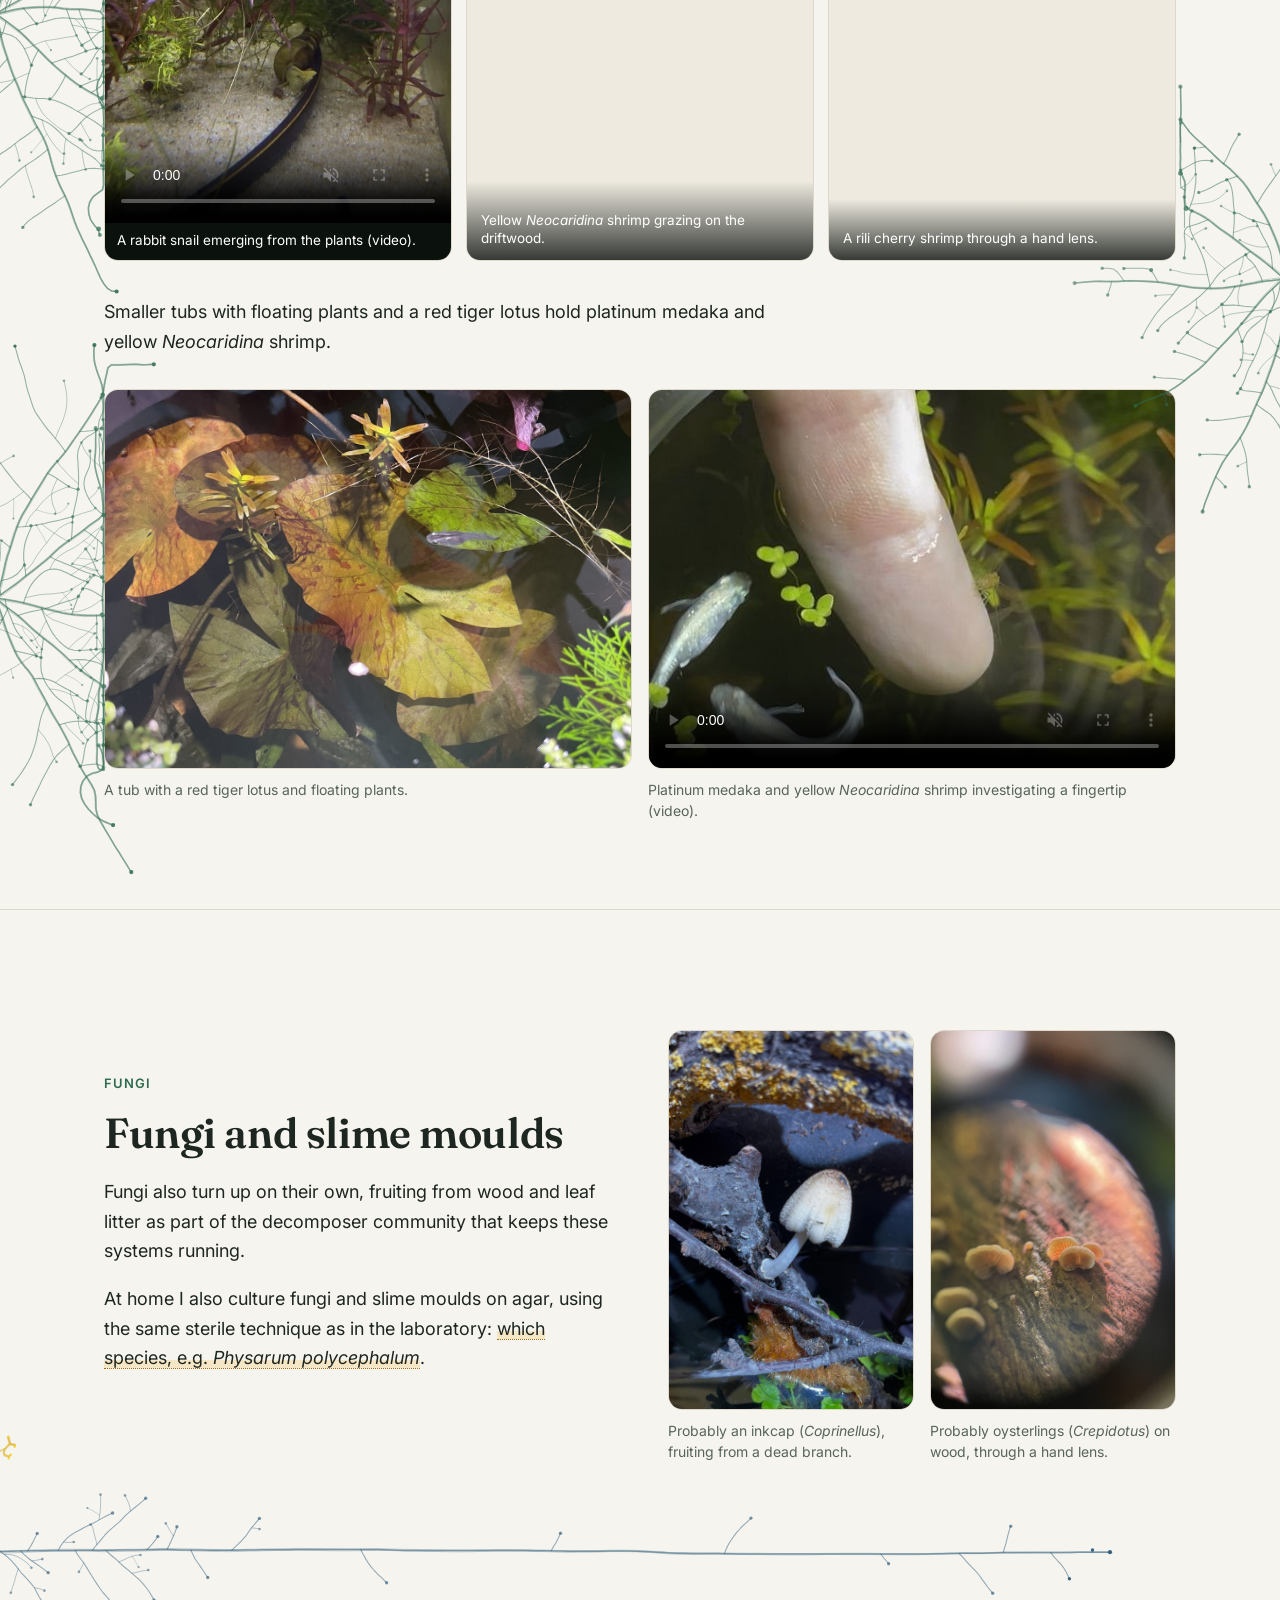
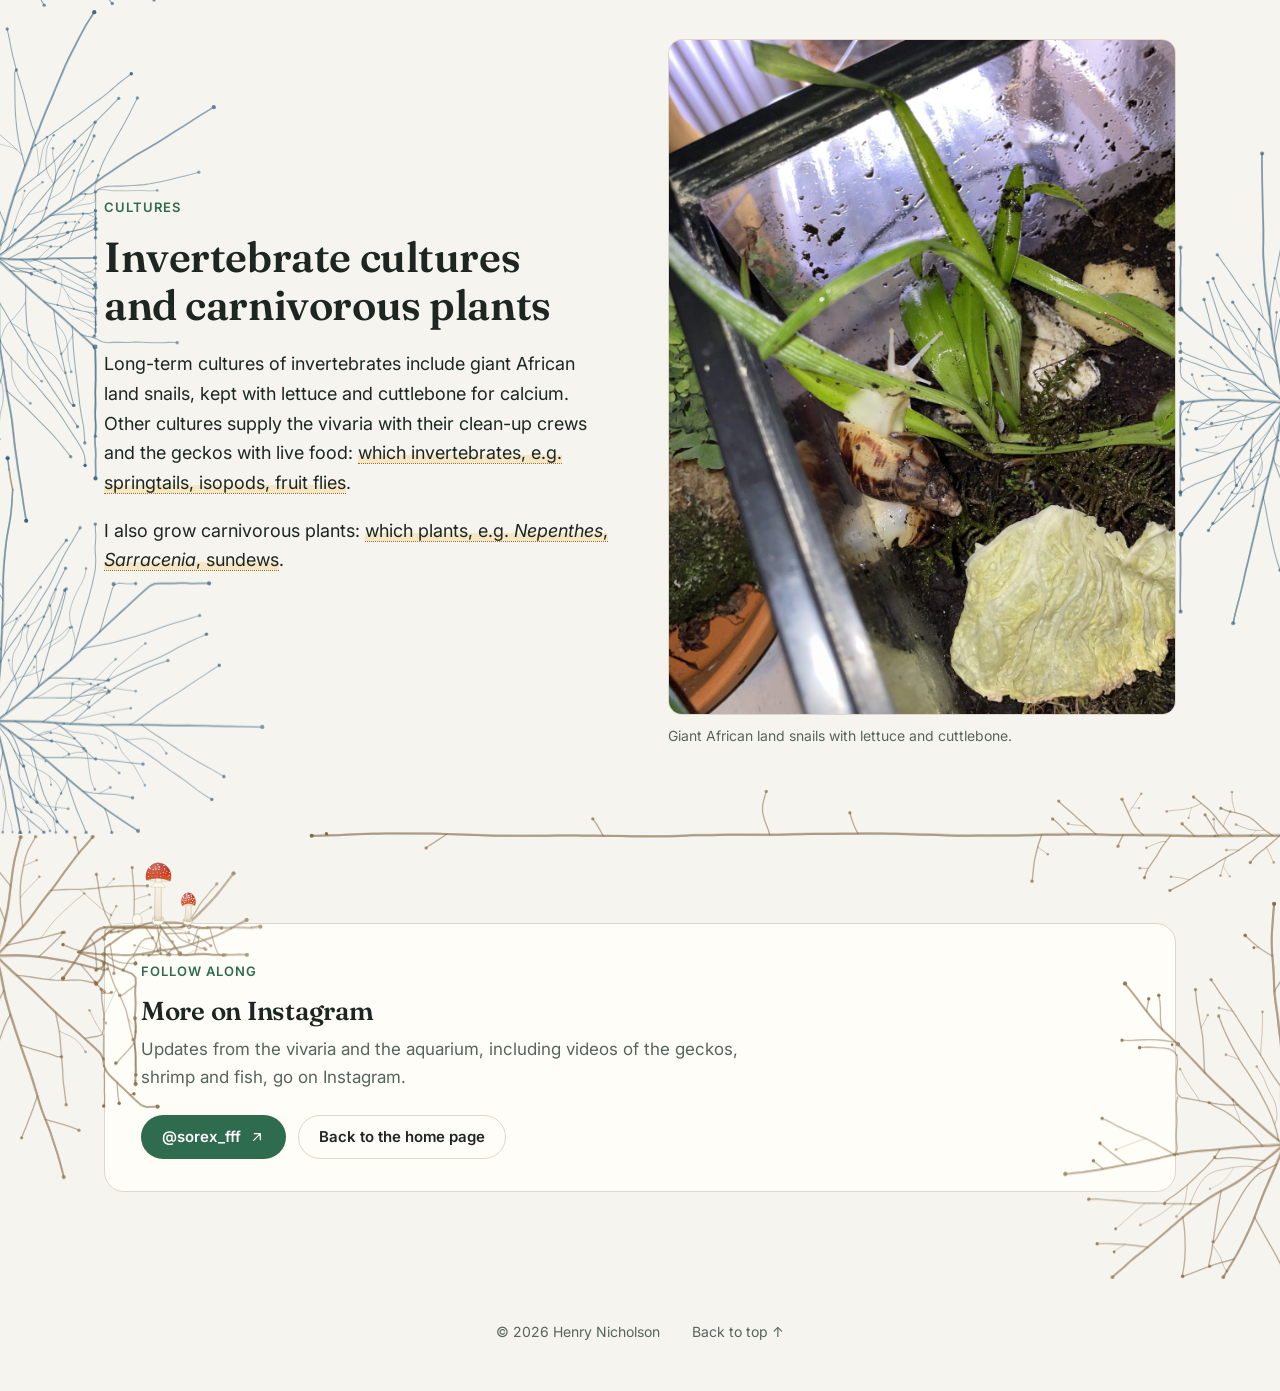
<file: hobbies.html>
<!doctype html>
<html lang="en">
<head>
  <meta charset="utf-8">
  <meta name="viewport" content="width=device-width, initial-scale=1">
  <title>Flora, Fauna and Funga at Home · Henry Nicholson</title>
  <meta name="description" content="Outside the laboratory: planted vivaria for a gargoyle gecko and mourning geckos, a lotic aquarium with hillstream loaches and breeding shrimp, and fungi and slime moulds in culture.">
  <meta property="og:title" content="Flora, fauna and funga at home">
  <meta property="og:description" content="Vivaria, aquaria and cultures kept by Henry Nicholson outside the laboratory.">
  <meta property="og:type" content="article">
  <meta property="og:image" content="assets/hobbies/vivarium.jpg">
  <meta name="theme-color" content="#f6f4ee" media="(prefers-color-scheme: light)">
  <meta name="theme-color" content="#111714" media="(prefers-color-scheme: dark)">
  <link rel="icon" href="data:image/svg+xml,%3Csvg xmlns='http://www.w3.org/2000/svg' viewBox='0 0 64 64'%3E%3Crect width='64' height='64' rx='16' fill='%232f6b4f'/%3E%3Ctext x='32' y='42' font-family='Georgia,serif' font-size='27' font-weight='600' text-anchor='middle' fill='%23fff'%3EHN%3C/text%3E%3C/svg%3E">
  <link rel="preconnect" href="https://fonts.googleapis.com">
  <link rel="preconnect" href="https://fonts.gstatic.com" crossorigin>
  <link rel="stylesheet" href="https://fonts.googleapis.com/css2?family=Fraunces:opsz,wght@9..144,500;9..144,600&family=Inter:wght@400;500;600&display=swap">
  <link rel="stylesheet" href="css/style.css">
  <script>
    try { var t = localStorage.getItem('theme'); if (t === 'light' || t === 'dark') document.documentElement.dataset.theme = t; } catch (e) {}
  </script>
</head>
<body id="top">
  <a class="skip-link" href="#main">Skip to content</a>

  <svg width="0" height="0" style="position:absolute" aria-hidden="true" focusable="false">
    <symbol id="i-back" viewBox="0 0 24 24"><path d="M19 12H5m0 0 6-6m-6 6 6 6"/></symbol>
    <symbol id="i-arrow" viewBox="0 0 24 24"><path d="M7 17 17 7M8 7h9v9"/></symbol>
    <symbol id="i-leaf" viewBox="0 0 24 24"><path d="M5 19c0-8 5-14 15-14-1 9-6 14-13 14z"/><path d="M5 19l9-9"/></symbol>
    <symbol id="i-drop" viewBox="0 0 24 24"><path d="M12 3c-3 4-6 7.5-6 11a6 6 0 0 0 12 0c0-3.5-3-7-6-11z"/></symbol>
    <symbol id="i-camera" viewBox="0 0 24 24"><rect x="3" y="3" width="18" height="18" rx="5"/><circle cx="12" cy="12" r="4"/><circle cx="17.3" cy="6.7" r="0.6"/></symbol>
    <symbol id="i-menu" viewBox="0 0 24 24"><path d="M4 7h16M4 12h16M4 17h16"/></symbol>
    <symbol id="i-close" viewBox="0 0 24 24"><path d="M6 6l12 12M18 6 6 18"/></symbol>
    <symbol id="i-sun" viewBox="0 0 24 24"><circle cx="12" cy="12" r="4"/><path d="M12 2v2M12 20v2M4.9 4.9l1.4 1.4M17.7 17.7l1.4 1.4M2 12h2M20 12h2M4.9 19.1l1.4-1.4M17.7 6.3l1.4-1.4"/></symbol>
    <symbol id="i-moon" viewBox="0 0 24 24"><path d="M20 14.5A8 8 0 1 1 9.5 4a6.5 6.5 0 0 0 10.5 10.5z"/></symbol>
  </svg>

  <header class="site-header">
    <div class="container header-inner">
      <a class="wordmark" href="index.html">Henry Nicholson</a>
      <nav class="nav" id="site-nav" aria-label="Main">
        <a href="index.html#about">About</a>
        <a href="index.html#research">Research</a>
        <a href="index.html#skills">Skills</a>
        <a href="index.html#cv">CV</a>
        <a href="index.html#contact">Contact</a>
      </nav>
      <div class="header-actions">
        <button class="icon-btn theme-btn" type="button" aria-label="Switch to dark theme">
          <svg class="icon icon-moon"><use href="#i-moon"/></svg>
          <svg class="icon icon-sun"><use href="#i-sun"/></svg>
        </button>
        <button class="icon-btn menu-btn" type="button" aria-controls="site-nav" aria-expanded="false" aria-label="Open menu">
          <svg class="icon icon-open"><use href="#i-menu"/></svg>
          <svg class="icon icon-close"><use href="#i-close"/></svg>
        </button>
      </div>
    </div>
  </header>

  <main id="main">
    <!-- ============ HERO ============ -->
    <section class="project-hero" aria-labelledby="project-title">
      <img decoding="async" src="assets/hobbies/vivarium.jpg" alt="" width="1200" height="1600">
      <div class="container">
        <a class="crumb" href="index.html#interests"><svg class="icon"><use href="#i-back"/></svg>Back to the home page</a>
        <p class="eyebrow">Outside work</p>
        <h1 id="project-title">Flora, fauna and funga at home</h1>
        <p class="lead">Planted vivaria, a lotic aquarium, invertebrate cultures, carnivorous plants, and fungi and slime moulds in culture. Each is kept as a small, largely self-sustaining system and looked after with the same routine as a culture collection.</p>
        <ul class="project-meta">
          <li><svg class="icon"><use href="#i-leaf"/></svg>Bioactive vivaria and geckos</li>
          <li><svg class="icon"><use href="#i-drop"/></svg>A lotic aquarium</li>
          <li><svg class="icon"><use href="#i-camera"/></svg><a href="https://www.instagram.com/sorex_fff/" rel="me">@sorex_fff on Instagram</a></li>
        </ul>
      </div>
    </section>

    <!-- ============ VIVARIA ============ -->
    <section class="section" aria-labelledby="vivaria-title">
      <div class="container split">
        <div class="prose reveal">
          <span class="section-label">Vivaria</span>
          <h2 id="vivaria-title">Planted, bioactive vivaria</h2>
          <p>The vivaria are planted glass enclosures with a living substrate. A clean-up crew of soil invertebrates breaks down droppings and leftover food, so each enclosure runs as a small ecosystem rather than a cage that has to be stripped and cleaned. A misting system keeps the humidity up for the plants and the animals.</p>
          <p>The layout follows the animals' needs: cork tubes and hardwood branches for climbing and shelter, with an orchid, Spanish moss, nerve plants and prayer plants for cover. As with a culture collection, most of the work is routine: watering, feeding, pruning and keeping an eye on how everything is growing.</p>
        </div>
        <figure class="photo reveal">
          <img decoding="async" src="assets/hobbies/vivarium-hardscape.jpg" alt="Inside a vivarium: hardwood branches, a cork tube and moss, with a small gecko lying along a branch" width="1600" height="1600" loading="lazy">
          <figcaption>Cork, wood and moss give the geckos places to climb and hide.</figcaption>
        </figure>
      </div>
      <div class="container">
        <div class="mosaic hobby-mosaic">
          <figure class="tile tall reveal">
            <img decoding="async" src="assets/hobbies/vivarium-front.jpg" alt="A tall planted vivarium with a flowering pink-spotted orchid, branches, cork and dense foliage" width="1200" height="1600" loading="lazy">
            <figcaption>Robert's vivarium, with a flowering <i>Phalaenopsis</i> orchid.</figcaption>
          </figure>
          <figure class="tile tall reveal">
            <img decoding="async" src="assets/hobbies/small-vivarium.jpg" alt="A small lit glass vivarium with a cork background, miniature white and yellow orchids and round-leaved plants" width="1200" height="1600" loading="lazy">
            <figcaption>A smaller vivarium with miniature <i>Phalaenopsis</i> orchids.</figcaption>
          </figure>
          <figure class="tile tall reveal">
            <video class="clip" muted loop playsinline preload="none" poster="assets/hobbies/vivarium-clip.jpg" width="540" height="960" aria-label="Video panning across purple miniature orchids, white-veined nerve plants and wood in a vivarium"><source src="assets/hobbies/vivarium-clip.mp4" type="video/mp4"></video>
            <figcaption>Miniature orchids and nerve plants (video).</figcaption>
          </figure>
        </div>
      </div>
    </section>

    <!-- ============ GECKOS ============ -->
    <section class="section" aria-labelledby="gecko-title">
      <div class="container split reverse">
        <div class="prose reveal">
          <span class="section-label">Reptiles</span>
          <h2 id="gecko-title">Robert and the mourning geckos</h2>
          <p>Robert is a gargoyle gecko (<i>Rhacodactylus auriculatus</i>), a nocturnal, tree-dwelling gecko from New Caledonia. He is also the gecko on my forehead in the photo on the home page.</p>
          <p>A small group of mourning geckos (<i>Lepidodactylus lugubris</i>) shows a different side of reptile biology. The species is all female and reproduces by parthenogenesis: females glue pairs of eggs to surfaces in the enclosure, and each hatchling is a clone of its mother. The group has already produced its first hatchlings.</p>
        </div>
        <figure class="photo reveal">
          <img decoding="async" src="assets/hobbies/robert.jpg" alt="A red-striped gargoyle gecko resting on a branch against the glass of a planted vivarium" width="1200" height="1600" loading="lazy">
          <figcaption>Robert, a red-striped gargoyle gecko.</figcaption>
        </figure>
      </div>
      <div class="container">
        <div class="mosaic hobby-mosaic">
          <figure class="tile tall reveal">
            <img decoding="async" src="assets/hobbies/robert-pothos.jpg" alt="A red-striped gargoyle gecko climbing over variegated pothos leaves" width="1200" height="1600" loading="lazy">
            <figcaption>Robert among the pothos.</figcaption>
          </figure>
          <figure class="tile tall reveal">
            <img decoding="async" src="assets/hobbies/robert-driftwood.jpg" alt="A gecko perched on top of a piece of driftwood inside a planted vivarium" width="1200" height="1600" loading="lazy">
            <figcaption>Robert on the driftwood.</figcaption>
          </figure>
          <figure class="tile tall reveal">
            <img decoding="async" src="assets/hobbies/robert-hand.jpg" alt="A gargoyle gecko sitting on the tip of a raised thumb" width="1200" height="1600" loading="lazy">
            <figcaption>Robert out of the vivarium.</figcaption>
          </figure>
          <figure class="tile tall reveal">
            <img decoding="async" src="assets/hobbies/robert-cork.jpg" alt="A gargoyle gecko perched on a cork round on top of a glass enclosure, with bookshelves behind" width="1200" height="1600" loading="lazy">
            <figcaption>Robert on a cork round.</figcaption>
          </figure>
          <figure class="tile big reveal">
            <img decoding="async" src="assets/hobbies/mourning-hatchling.jpg" alt="A hand holding a small grey dish with a tiny gecko hatchling inside" width="1200" height="1600" loading="lazy">
            <figcaption>A mourning gecko hatchling.</figcaption>
          </figure>
        </div>
      </div>
    </section>

    <!-- ============ AQUARIUM ============ -->
    <section class="section" aria-labelledby="aqua-title">
      <div class="container">
        <div class="prose reveal">
          <span class="section-label">Aquaria</span>
          <h2 id="aqua-title">A lotic aquarium</h2>
          <p>The main tank is a lotic aquarium, modelled on a flowing stream. Reticulated hillstream loaches (<i>Sewellia lineolata</i>) cling to the river stones, and white cloud mountain minnows (<i>Tanichthys albonubes</i>), gold laser corydoras, medaka and kuhli loaches share the tank with yellow <i>Neocaridina</i>, cherry, Amano and vampire shrimp and rabbit snails (<i>Tylomelania</i>). It is planted with <i>Aponogeton</i>, <i>Cryptocoryne</i>, a Madagascar lace plant, java fern and <i>Hydrocotyle tripartita</i> growing over the stones.</p>
          <p>The cherry shrimp (<i>Neocaridina davidi</i>) breed in the tank, and the rili pattern, a red body interrupted by a clear band, is spreading through the colony. The vampire shrimp (<i>Atya gabonensis</i>) filter-feeds with fan-like claws and spends most of its time out of sight.</p>
        </div>
        <div class="mosaic hobby-mosaic">
          <figure class="tile wide reveal">
            <img decoding="async" src="assets/hobbies/tank-front.jpg" alt="The lotic aquarium seen from the front, with long crinkled leaves, red plants and moss-covered stones over pale sand" width="1600" height="1200" loading="lazy">
            <figcaption>The lotic aquarium.</figcaption>
          </figure>
          <figure class="tile tall reveal">
            <video class="clip" muted loop playsinline preload="none" poster="assets/hobbies/fish-clip.jpg" width="540" height="960" aria-label="Video of white cloud mountain minnows swimming above two reticulated hillstream loaches clinging to a moss-covered stone"><source src="assets/hobbies/fish-clip.mp4" type="video/mp4"></video>
            <figcaption>White cloud mountain minnows above reticulated hillstream loaches (video).</figcaption>
          </figure>
          <figure class="tile reveal">
            <img decoding="async" src="assets/hobbies/corydoras.jpg" alt="Two gold laser corydoras foraging on pale sand in front of mossy rocks, with small striped snails nearby" width="1332" height="700" loading="lazy">
            <figcaption>Gold laser corydoras foraging on the sand.</figcaption>
          </figure>
          <figure class="tile reveal">
            <img decoding="async" src="assets/hobbies/yellow-shrimp-lens.jpg" alt="A yellow Neocaridina shrimp on green moss, seen through a magnifying lens" width="1600" height="1200" loading="lazy">
            <figcaption>A yellow <i>Neocaridina</i> shrimp through a hand lens.</figcaption>
          </figure>
          <figure class="tile tall reveal">
            <video class="clip" muted loop playsinline preload="none" poster="assets/hobbies/loach-clip.jpg" width="540" height="960" aria-label="Video of a rabbit snail, with a yellow body and a brown shell, crawling out from under red and green plants beside a dark ceramic plate on the sand"><source src="assets/hobbies/loach-clip.mp4" type="video/mp4"></video>
            <figcaption>A rabbit snail emerging from the plants (video).</figcaption>
          </figure>
          <figure class="tile tall reveal">
            <img decoding="async" src="assets/hobbies/yellow-shrimp-wood.jpg" alt="Yellow Neocaridina shrimp grazing on driftwood beside a ball of moss, among red and green plants" width="1200" height="1600" loading="lazy">
            <figcaption>Yellow <i>Neocaridina</i> shrimp grazing on the driftwood.</figcaption>
          </figure>
          <figure class="tile tall reveal">
            <img decoding="async" src="assets/hobbies/rili-shrimp.jpg" alt="A red and clear rili cherry shrimp seen through a magnifying lens" width="480" height="640" loading="lazy">
            <figcaption>A rili cherry shrimp through a hand lens.</figcaption>
          </figure>
        </div>
        <div class="prose reveal tub-text">
          <p>Smaller tubs with floating plants and a red tiger lotus hold platinum medaka and yellow <i>Neocaridina</i> shrimp.</p>
        </div>
        <div class="gallery pair">
          <figure class="photo reveal">
            <img decoding="async" src="assets/hobbies/tub-pond.jpg" alt="Looking down into a tub of water with the mottled red leaves of a red tiger lotus, floating plants and small silver platinum medaka" width="1200" height="1600" loading="lazy">
            <figcaption>A tub with a red tiger lotus and floating plants.</figcaption>
          </figure>
          <figure class="photo reveal">
            <video class="clip" muted loop playsinline preload="none" poster="assets/hobbies/feeding-clip.jpg" width="540" height="960" aria-label="Video of yellow Neocaridina shrimp and a platinum medaka nibbling at a fingertip in a tub of floating plants"><source src="assets/hobbies/feeding-clip.mp4" type="video/mp4"></video>
            <figcaption>Platinum medaka and yellow <i>Neocaridina</i> shrimp investigating a fingertip (video).</figcaption>
          </figure>
        </div>
      </div>
    </section>

    <!-- ============ FUNGI ============ -->
    <section class="section" aria-labelledby="fungi-title" data-slime>
      <div class="container split">
        <div class="prose reveal">
          <span class="section-label">Fungi</span>
          <h2 id="fungi-title">Fungi and slime moulds</h2>
          <p>Fungi also turn up on their own, fruiting from wood and leaf litter as part of the decomposer community that keeps these systems running.</p>
          <p>At home I also culture fungi and slime moulds on agar, using the same sterile technique as in the laboratory: <span class="ph">which species, e.g. <i>Physarum polycephalum</i></span>.</p>
        </div>
        <div class="gallery pair">
          <figure class="photo reveal">
            <img decoding="async" src="assets/hobbies/white-mushroom.jpg" alt="A small inkcap with a bell-shaped, grooved cream cap dusted with white granules, growing from a dead branch below lichen-covered wood" width="1200" height="1600" loading="lazy">
            <figcaption>Probably an inkcap (<i>Coprinellus</i>), fruiting from a dead branch.</figcaption>
          </figure>
          <figure class="photo reveal">
            <img decoding="async" src="assets/hobbies/orange-mushrooms.jpg" alt="Tiny shell-shaped mushrooms with pale caps and peach-coloured gills, attached by one side to a piece of wood, seen through a magnifying lens" width="1200" height="1600" loading="lazy">
            <figcaption>Probably oysterlings (<i>Crepidotus</i>) on wood, through a hand lens.</figcaption>
          </figure>
        </div>
      </div>
    </section>

    <!-- ============ CULTURES ============ -->
    <section class="section" aria-labelledby="cultures-title">
      <div class="container split">
        <div class="prose reveal">
          <span class="section-label">Cultures</span>
          <h2 id="cultures-title">Invertebrate cultures and carnivorous plants</h2>
          <p>Long-term cultures of invertebrates include giant African land snails, kept with lettuce and cuttlebone for calcium. Other cultures supply the vivaria with their clean-up crews and the geckos with live food: <span class="ph">which invertebrates, e.g. springtails, isopods, fruit flies</span>.</p>
          <p>I also grow carnivorous plants: <span class="ph">which plants, e.g. <i>Nepenthes</i>, <i>Sarracenia</i>, sundews</span>.</p>
        </div>
        <figure class="photo reveal">
          <img decoding="async" src="assets/hobbies/land-snails.jpg" alt="Inside a snail enclosure: a giant African land snail with a brown-streaked shell beside a lettuce leaf, pieces of cuttlebone and grassy plants" width="1200" height="1600" loading="lazy">
          <figcaption>Giant African land snails with lettuce and cuttlebone.</figcaption>
        </figure>
      </div>
    </section>

    <!-- ============ FOLLOW ============ -->
    <section class="section" aria-labelledby="follow-title">
      <div class="container">
        <div class="next-card reveal">
          <div>
            <span class="section-label">Follow along</span>
            <h3 id="follow-title">More on Instagram</h3>
            <p>Updates from the vivaria and the aquarium, including videos of the geckos, shrimp and fish, go on Instagram.</p>
          </div>
          <div class="actions">
            <a class="btn btn-primary" href="https://www.instagram.com/sorex_fff/" rel="me">@sorex_fff <svg class="icon"><use href="#i-arrow"/></svg></a>
            <a class="btn btn-secondary" href="index.html#interests">Back to the home page</a>
          </div>
        </div>
      </div>
    </section>
  </main>

  <footer class="site-footer">
    <div class="container footer-inner">
      <p>© <span data-year>2026</span> Henry Nicholson</p>
      <a href="#top">Back to top ↑</a>
    </div>
  </footer>

  <script src="js/main.js" defer></script>
  <script src="js/ferns.js" defer></script>
  <script src="js/lightbox.js" defer></script>
  <script src="js/slime.js" defer></script>
  <script>
    // The clips play, muted, while they are on screen. On touchscreens and with reduced motion they
    // show controls and wait for a tap, and nothing is downloaded until then (preload="none").
    (function () {
      var clips = document.querySelectorAll('video.clip');
      var still = window.matchMedia('(prefers-reduced-motion: reduce)').matches || window.matchMedia('(hover: none) and (pointer: coarse)').matches;
      if (still || !('IntersectionObserver' in window)) { clips.forEach(function (v) { v.controls = true; }); return; }
      var io = new IntersectionObserver(function (entries) {
        entries.forEach(function (e) {
          if (e.isIntersecting) { var p = e.target.play(); if (p && p.catch) p.catch(function () { e.target.controls = true; }); }
          else e.target.pause();
        });
      }, { threshold: 0.35 });
      clips.forEach(function (v) { io.observe(v); });
    })();
  </script>
</body>
</html>
</file>
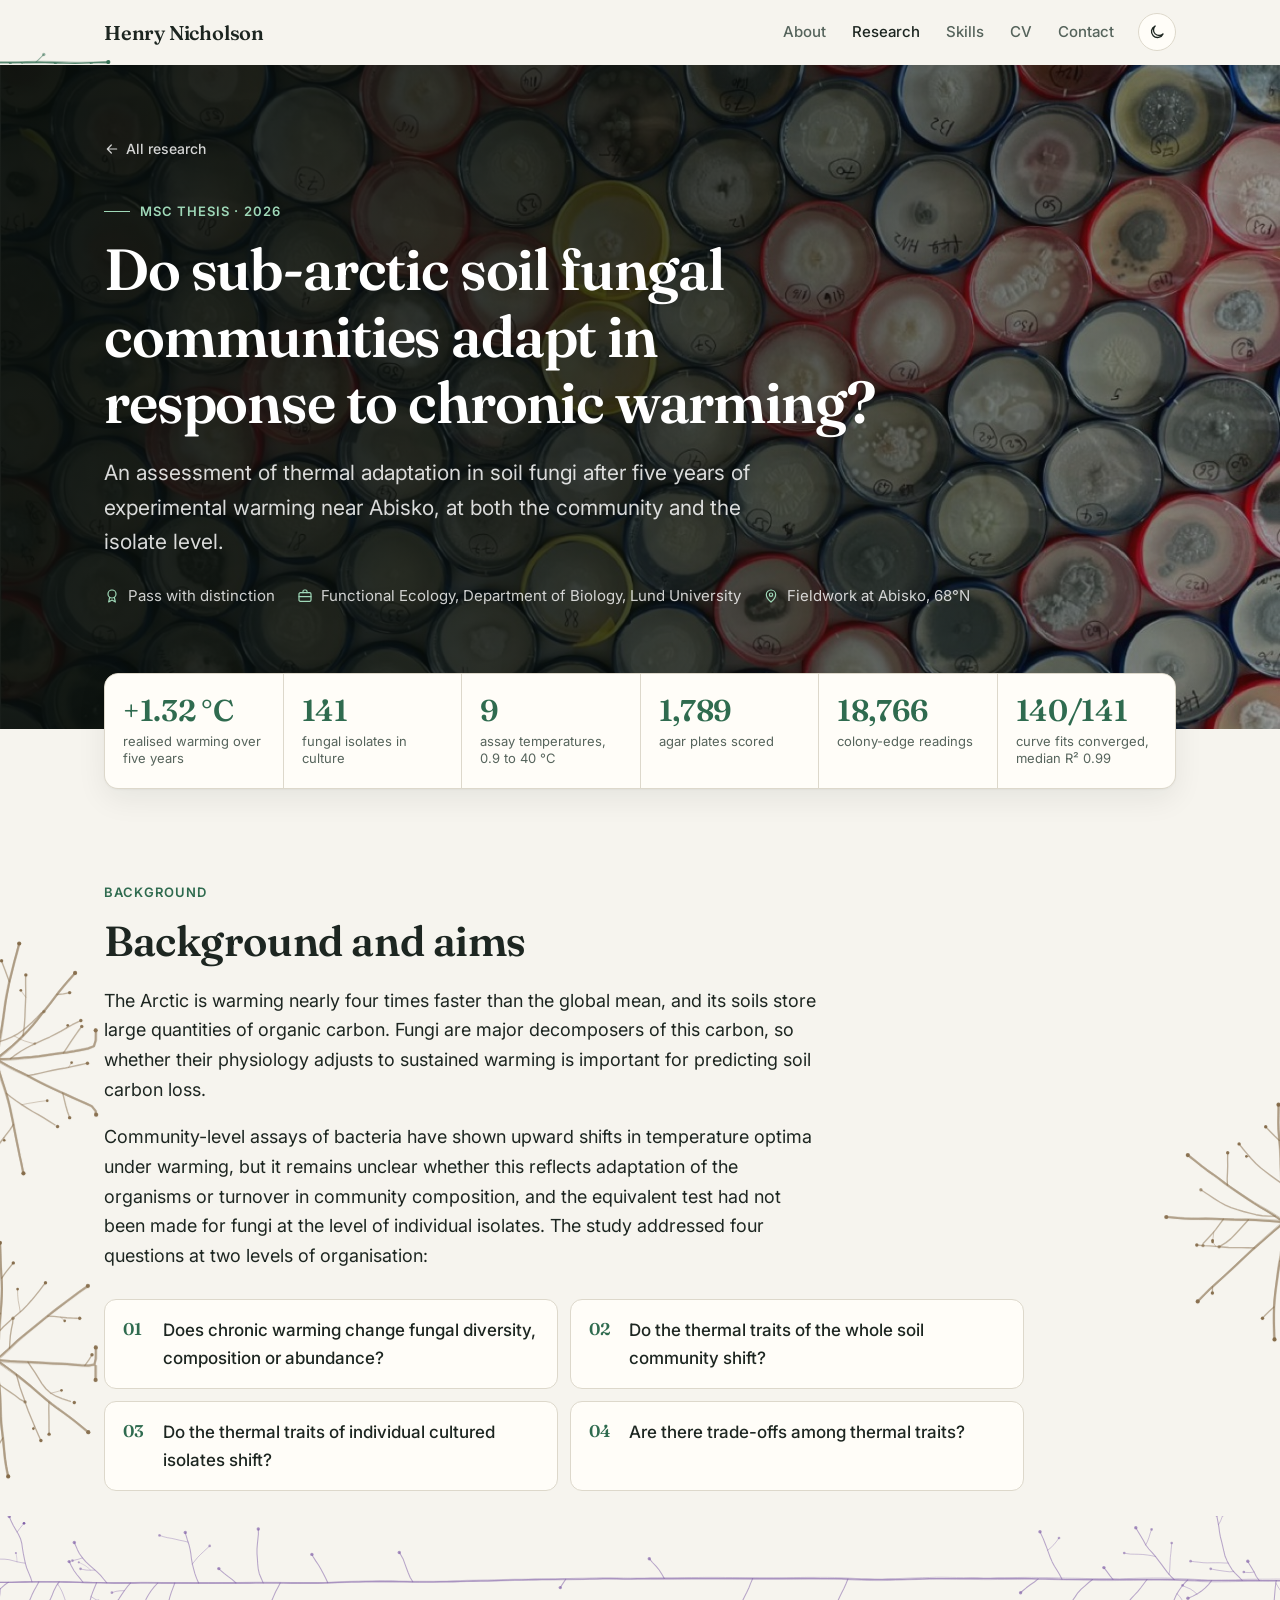
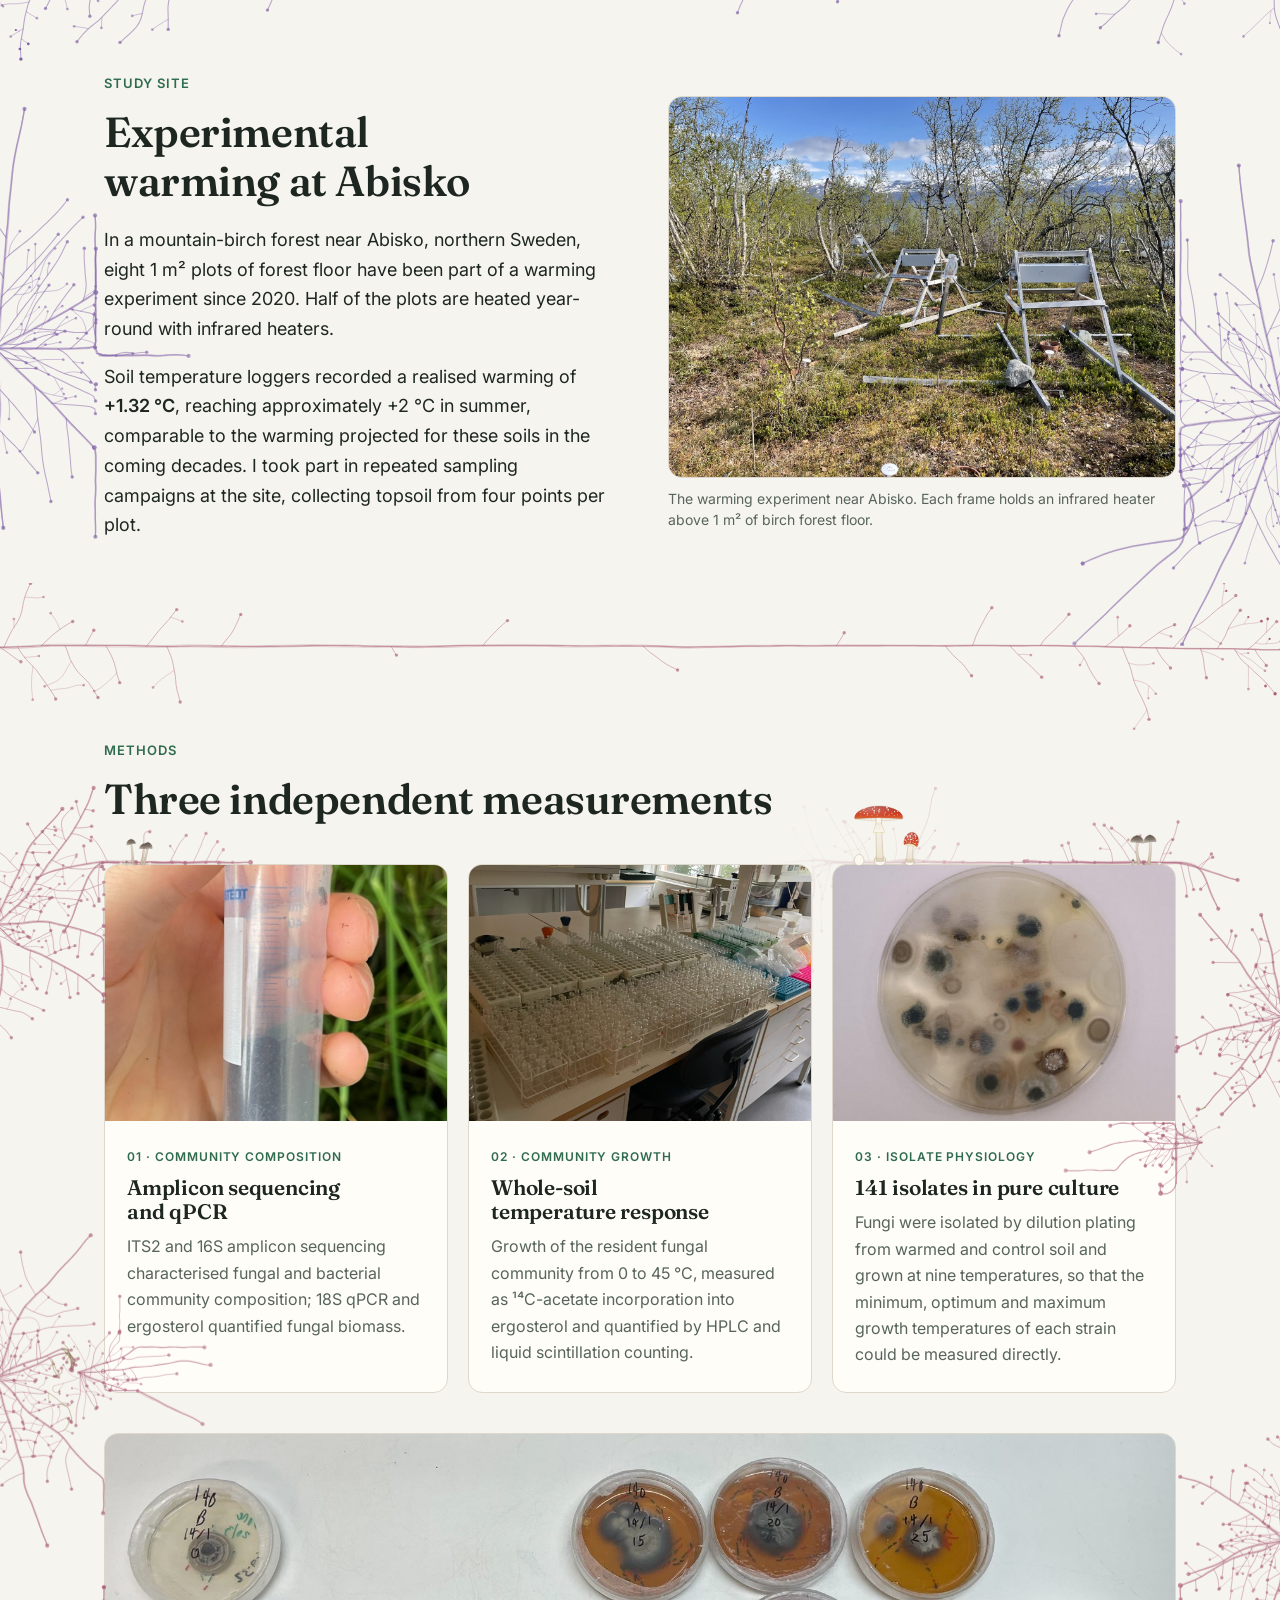
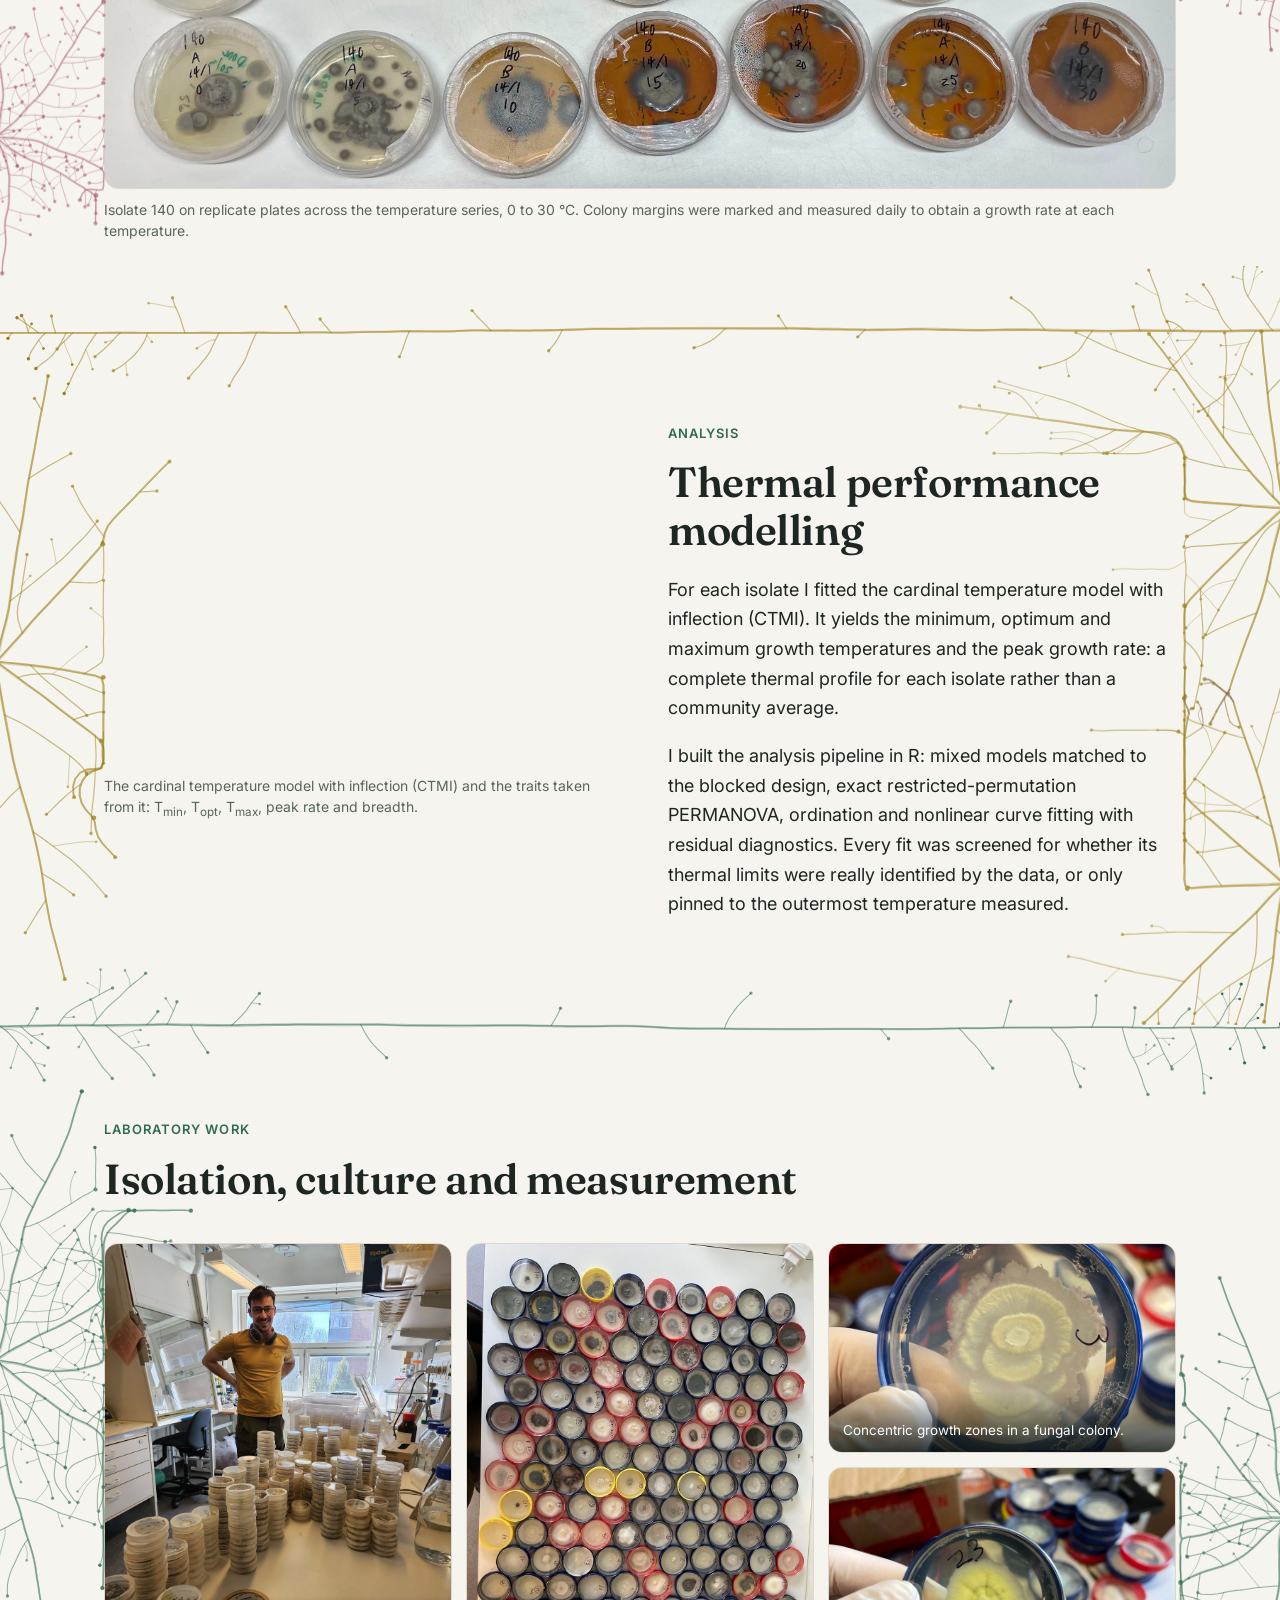
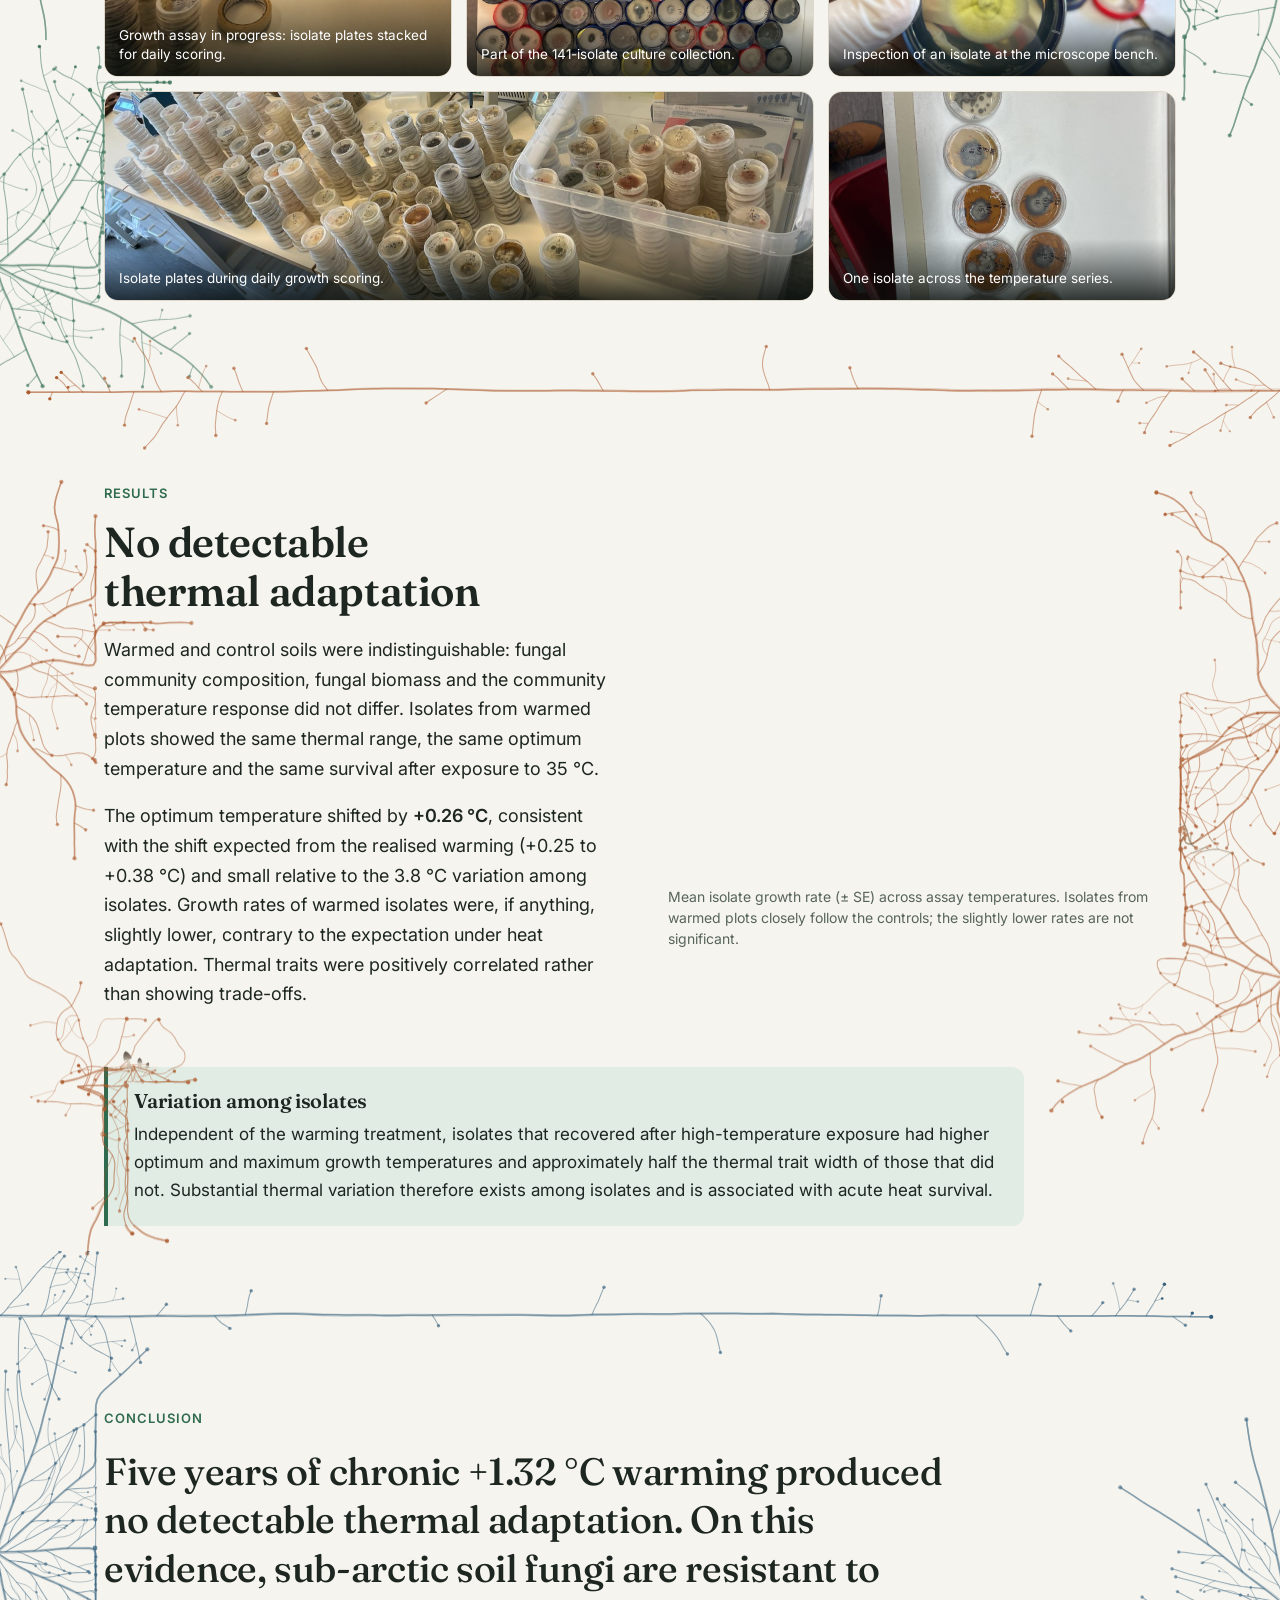
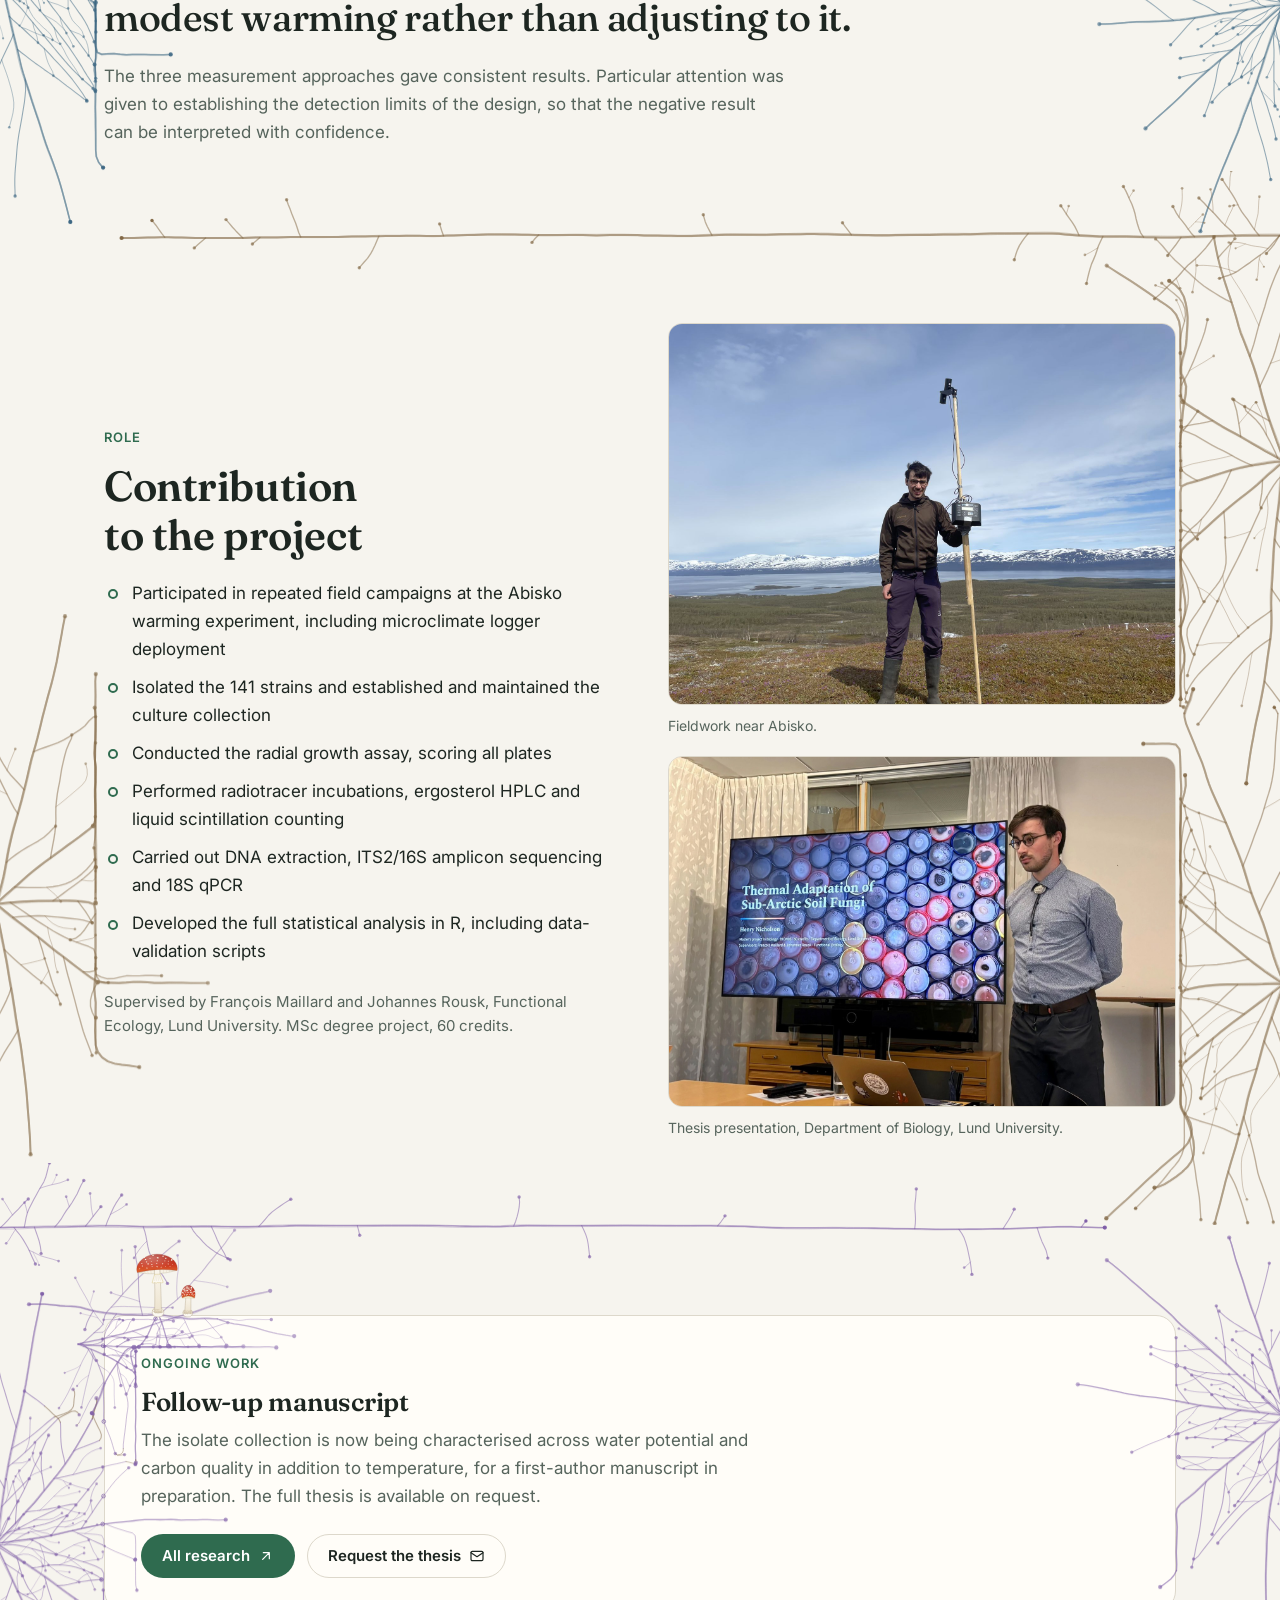
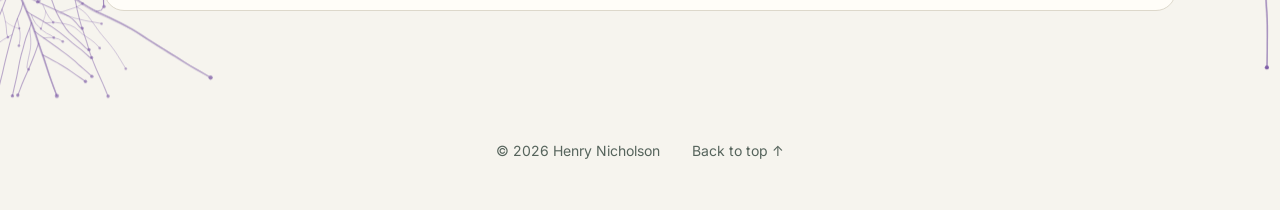
<file: thesis.html>
<!doctype html>
<html lang="en">
<head>
  <meta charset="utf-8">
  <meta name="viewport" content="width=device-width, initial-scale=1">
  <title>Thermal Adaptation of Sub-Arctic Soil Fungi · Henry Nicholson</title>
  <meta name="description" content="MSc thesis, Lund University (2026): did five years of field warming at Abisko change the thermal biology of sub-arctic soil fungi? 141 isolates, 1,789 plates, and a clear answer.">
  <meta property="og:title" content="Do sub-arctic soil fungal communities adapt in response to chronic warming?">
  <meta property="og:description" content="MSc thesis by Henry Nicholson, Lund University, 2026.">
  <meta property="og:type" content="article">
  <meta property="og:image" content="assets/thesis/isolate-library.jpg">
  <meta name="theme-color" content="#f6f4ee" media="(prefers-color-scheme: light)">
  <meta name="theme-color" content="#111714" media="(prefers-color-scheme: dark)">
  <link rel="icon" href="data:image/svg+xml,%3Csvg xmlns='http://www.w3.org/2000/svg' viewBox='0 0 64 64'%3E%3Crect width='64' height='64' rx='16' fill='%232f6b4f'/%3E%3Ctext x='32' y='42' font-family='Georgia,serif' font-size='27' font-weight='600' text-anchor='middle' fill='%23fff'%3EHN%3C/text%3E%3C/svg%3E">
  <link rel="preconnect" href="https://fonts.googleapis.com">
  <link rel="preconnect" href="https://fonts.gstatic.com" crossorigin>
  <link rel="stylesheet" href="https://fonts.googleapis.com/css2?family=Fraunces:opsz,wght@9..144,500;9..144,600&family=Inter:wght@400;500;600&display=swap">
  <link rel="stylesheet" href="css/style.css">
  <script>
    try { var t = localStorage.getItem('theme'); if (t === 'light' || t === 'dark') document.documentElement.dataset.theme = t; } catch (e) {}
  </script>
</head>
<body id="top">
  <a class="skip-link" href="#main">Skip to content</a>

  <svg width="0" height="0" style="position:absolute" aria-hidden="true" focusable="false">
    <symbol id="i-pin" viewBox="0 0 24 24"><path d="M12 21s-7-6.2-7-11a7 7 0 0 1 14 0c0 4.8-7 11-7 11z"/><circle cx="12" cy="10" r="2.5"/></symbol>
    <symbol id="i-work" viewBox="0 0 24 24"><rect x="3" y="7" width="18" height="13" rx="2"/><path d="M9 7V5a2 2 0 0 1 2-2h2a2 2 0 0 1 2 2v2M3 13h18"/></symbol>
    <symbol id="i-award" viewBox="0 0 24 24"><circle cx="12" cy="9" r="6"/><path d="m8.5 14-1.5 7 5-3 5 3-1.5-7"/></symbol>
    <symbol id="i-back" viewBox="0 0 24 24"><path d="M19 12H5m0 0 6-6m-6 6 6 6"/></symbol>
    <symbol id="i-arrow" viewBox="0 0 24 24"><path d="M7 17 17 7M8 7h9v9"/></symbol>
    <symbol id="i-mail" viewBox="0 0 24 24"><rect x="3" y="5" width="18" height="14" rx="2"/><path d="m3 7 9 6 9-6"/></symbol>
    <symbol id="i-menu" viewBox="0 0 24 24"><path d="M4 7h16M4 12h16M4 17h16"/></symbol>
    <symbol id="i-close" viewBox="0 0 24 24"><path d="M6 6l12 12M18 6 6 18"/></symbol>
    <symbol id="i-sun" viewBox="0 0 24 24"><circle cx="12" cy="12" r="4"/><path d="M12 2v2M12 20v2M4.9 4.9l1.4 1.4M17.7 17.7l1.4 1.4M2 12h2M20 12h2M4.9 19.1l1.4-1.4M17.7 6.3l1.4-1.4"/></symbol>
    <symbol id="i-moon" viewBox="0 0 24 24"><path d="M20 14.5A8 8 0 1 1 9.5 4a6.5 6.5 0 0 0 10.5 10.5z"/></symbol>
  </svg>

  <header class="site-header">
    <div class="container header-inner">
      <a class="wordmark" href="index.html">Henry Nicholson</a>
      <nav class="nav" id="site-nav" aria-label="Main">
        <a href="index.html#about">About</a>
        <a href="index.html#research" aria-current="page">Research</a>
        <a href="index.html#skills">Skills</a>
        <a href="index.html#cv">CV</a>
        <a href="index.html#contact">Contact</a>
      </nav>
      <div class="header-actions">
        <button class="icon-btn theme-btn" type="button" aria-label="Switch to dark theme">
          <svg class="icon icon-moon"><use href="#i-moon"/></svg>
          <svg class="icon icon-sun"><use href="#i-sun"/></svg>
        </button>
        <button class="icon-btn menu-btn" type="button" aria-controls="site-nav" aria-expanded="false" aria-label="Open menu">
          <svg class="icon icon-open"><use href="#i-menu"/></svg>
          <svg class="icon icon-close"><use href="#i-close"/></svg>
        </button>
      </div>
    </div>
  </header>

  <main id="main">
    <!-- ============ HERO ============ -->
    <section class="project-hero" aria-labelledby="project-title">
      <img decoding="async" src="assets/thesis/isolate-library.jpg" alt="" width="1400" height="1050">
      <div class="container">
        <a class="crumb" href="index.html#research"><svg class="icon"><use href="#i-back"/></svg>All research</a>
        <p class="eyebrow">MSc thesis · 2026</p>
        <h1 id="project-title">Do sub-arctic soil fungal communities adapt in response to chronic warming?</h1>
        <p class="lead">An assessment of thermal adaptation in soil fungi after five years of experimental warming near Abisko, at both the community and the isolate level.</p>
        <ul class="project-meta">
          <li><svg class="icon"><use href="#i-award"/></svg>Pass with distinction</li>
          <li><svg class="icon"><use href="#i-work"/></svg>Functional Ecology, Department of Biology, Lund University</li>
          <li><svg class="icon"><use href="#i-pin"/></svg>Fieldwork at Abisko, 68°N</li>
        </ul>
      </div>
    </section>

    <div class="container">
      <dl class="stats">
        <div class="stat"><dt class="sr-only">Realised warming</dt><dd><b>+1.32&nbsp;°C</b><span>realised warming over five years</span></dd></div>
        <div class="stat"><dt class="sr-only">Isolates</dt><dd><b>141</b><span>fungal isolates in culture</span></dd></div>
        <div class="stat"><dt class="sr-only">Temperatures</dt><dd><b>9</b><span>assay temperatures, 0.9 to 40&nbsp;°C</span></dd></div>
        <div class="stat"><dt class="sr-only">Plates</dt><dd><b>1,789</b><span>agar plates scored</span></dd></div>
        <div class="stat"><dt class="sr-only">Readings</dt><dd><b>18,766</b><span>colony-edge readings</span></dd></div>
        <div class="stat"><dt class="sr-only">Model fits</dt><dd><b>140/141</b><span>curve fits converged, median R² 0.99</span></dd></div>
      </dl>
    </div>

    <!-- ============ QUESTION ============ -->
    <section class="section section-flush" aria-labelledby="q-title">
      <div class="container">
        <div class="prose reveal">
          <span class="section-label">Background</span>
          <h2 id="q-title">Background and aims</h2>
          <p>The Arctic is warming nearly four times faster than the global mean, and its soils store large quantities of organic carbon. Fungi are major decomposers of this carbon, so whether their physiology adjusts to sustained warming is important for predicting soil carbon loss.</p>
          <p>Community-level assays of bacteria have shown upward shifts in temperature optima under warming, but it remains unclear whether this reflects adaptation of the organisms or turnover in community composition, and the equivalent test had not been made for fungi at the level of individual isolates. The study addressed four questions at two levels of organisation:</p>
        </div>
        <ol class="questions reveal">
          <li>Does chronic warming change fungal diversity, composition or abundance?</li>
          <li>Do the thermal traits of the whole soil community shift?</li>
          <li>Do the thermal traits of individual cultured isolates shift?</li>
          <li>Are there trade-offs among thermal traits?</li>
        </ol>
      </div>
    </section>

    <!-- ============ EXPERIMENT ============ -->
    <section class="section" aria-labelledby="site-title">
      <div class="container split">
        <div class="prose reveal">
          <span class="section-label">Study site</span>
          <h2 id="site-title">Experimental warming at Abisko</h2>
          <p>In a mountain-birch forest near Abisko, northern Sweden, eight 1&nbsp;m² plots of forest floor have been part of a warming experiment since 2020. Half of the plots are heated year-round with infrared heaters.</p>
          <p>Soil temperature loggers recorded a realised warming of <strong>+1.32&nbsp;°C</strong>, reaching approximately +2&nbsp;°C in summer, comparable to the warming projected for these soils in the coming decades. I took part in repeated sampling campaigns at the site, collecting topsoil from four points per plot.</p>
        </div>
        <figure class="photo reveal">
          <img decoding="async" src="assets/photos/warming-experiment.jpg" alt="Two metal frames holding infrared heaters over small plots of birch forest floor, with mountains in the background" width="1600" height="1200" loading="lazy">
          <figcaption>The warming experiment near Abisko. Each frame holds an infrared heater above 1&nbsp;m² of birch forest floor.</figcaption>
        </figure>
      </div>
    </section>

    <!-- ============ APPROACHES ============ -->
    <section class="section" aria-labelledby="approach-title">
      <div class="container">
        <div class="section-head reveal">
          <div>
            <span class="section-label">Methods</span>
            <h2 id="approach-title">Three independent measurements</h2>
          </div>
        </div>
        <div class="approaches">
          <article class="approach reveal">
            <img decoding="async" src="assets/thesis/soil-sample.jpg" alt="A sample tube of sieved soil held up in the field" width="718" height="1000" loading="lazy">
            <div>
              <span class="step">01 · Community composition</span>
              <h3>Amplicon sequencing and qPCR</h3>
              <p>ITS2 and 16S amplicon sequencing characterised fungal and bacterial community composition; 18S qPCR and ergosterol quantified fungal biomass.</p>
            </div>
          </article>
          <article class="approach reveal">
            <img decoding="async" src="assets/thesis/isotope-vials.jpg" alt="A lab bench racked with several hundred scintillation and HPLC vials" width="1400" height="865" loading="lazy">
            <div>
              <span class="step">02 · Community growth</span>
              <h3>Whole-soil temperature response</h3>
              <p>Growth of the resident fungal community from 0 to 45&nbsp;°C, measured as ¹⁴C-acetate incorporation into ergosterol and quantified by HPLC and liquid scintillation counting.</p>
            </div>
          </article>
          <article class="approach reveal">
            <img decoding="async" src="assets/photos/isolation.jpg" alt="A soil dilution plate covered in fungal colonies of many colours" width="1000" height="1000" loading="lazy">
            <div>
              <span class="step">03 · Isolate physiology</span>
              <h3>141 isolates in pure culture</h3>
              <p>Fungi were isolated by dilution plating from warmed and control soil and grown at nine temperatures, so that the minimum, optimum and maximum growth temperatures of each strain could be measured directly.</p>
            </div>
          </article>
        </div>

        <figure class="photo wide-photo reveal">
          <img decoding="async" src="assets/thesis/temperature-series.jpg" alt="Eleven agar plates of isolate 140, labelled A and B, arranged from 0 to 30 degrees, with colonies of different sizes" width="1760" height="582" loading="lazy">
          <figcaption>Isolate 140 on replicate plates across the temperature series, 0 to 30&nbsp;°C. Colony margins were marked and measured daily to obtain a growth rate at each temperature.</figcaption>
        </figure>
      </div>
    </section>

    <!-- ============ MODEL ============ -->
    <section class="section" aria-labelledby="model-title">
      <div class="container split reverse">
        <div class="prose reveal">
          <span class="section-label">Analysis</span>
          <h2 id="model-title">Thermal performance modelling</h2>
          <p>For each isolate I fitted the cardinal temperature model with inflection (CTMI). It yields the minimum, optimum and maximum growth temperatures and the peak growth rate: a complete thermal profile for each isolate rather than a community average.</p>
          <p>I built the analysis pipeline in R: mixed models matched to the blocked design, exact restricted-permutation PERMANOVA, ordination and nonlinear curve fitting with residual diagnostics. Every fit was screened for whether its thermal limits were really identified by the data, or only pinned to the outermost temperature measured.</p>
        </div>
        <figure class="figure reveal">
          <div class="plot"><img decoding="async" src="assets/thesis/fig-ctmi-model.png" alt="Diagram of the cardinal temperature model: growth rate rises from Tmin to a peak at Topt, then falls steeply to Tmax, with the thermal niche and 80 percent breadth marked" width="1586" height="672" loading="lazy"></div>
          <figcaption>The cardinal temperature model with inflection (CTMI) and the traits taken from it: T<sub>min</sub>, T<sub>opt</sub>, T<sub>max</sub>, peak rate and breadth.</figcaption>
        </figure>
      </div>
    </section>

    <!-- ============ LAB GALLERY ============ -->
    <section class="section" aria-labelledby="lab-title">
      <div class="container">
        <div class="section-head reveal">
          <div>
            <span class="section-label">Laboratory work</span>
            <h2 id="lab-title">Isolation, culture and measurement</h2>
          </div>
        </div>
        <div class="mosaic">
          <figure class="tile tall reveal">
            <img decoding="async" src="assets/photos/plate-hell.jpg" alt="Standing in a lab surrounded by towers of stacked agar plates" width="975" height="1300" loading="lazy">
            <figcaption>Growth assay in progress: isolate plates stacked for daily scoring.</figcaption>
          </figure>
          <figure class="tile tall reveal">
            <img decoding="async" src="assets/photos/fungi-collection.jpg" alt="Dozens of labelled culture plates laid out in a grid, each with a different fungus" width="975" height="1300" loading="lazy">
            <figcaption>Part of the 141-isolate culture collection.</figcaption>
          </figure>
          <figure class="tile reveal">
            <img decoding="async" src="assets/thesis/ringed-colony.jpg" alt="A fungal colony growing in concentric rings on agar, held in a gloved hand" width="864" height="748" loading="lazy">
            <figcaption>Concentric growth zones in a fungal colony.</figcaption>
          </figure>
          <figure class="tile reveal">
            <img decoding="async" src="assets/thesis/plate-at-microscope.jpg" alt="A gloved hand holding up an isolate plate at the microscope bench" width="750" height="1000" loading="lazy">
            <figcaption>Inspection of an isolate at the microscope bench.</figcaption>
          </figure>
          <figure class="tile wide reveal">
            <img decoding="async" src="assets/thesis/plate-bench.jpg" alt="A laboratory bench stacked with several hundred labelled agar plates" width="1400" height="886" loading="lazy">
            <figcaption>Isolate plates during daily growth scoring.</figcaption>
          </figure>
          <figure class="tile reveal">
            <img decoding="async" src="assets/photos/thermosequence.jpg" alt="A column of plates of one isolate grown at a series of temperatures" width="975" height="1300" loading="lazy">
            <figcaption>One isolate across the temperature series.</figcaption>
          </figure>
        </div>
      </div>
    </section>

    <!-- ============ RESULTS ============ -->
    <section class="section" aria-labelledby="result-title">
      <div class="container split">
        <div class="prose reveal">
          <span class="section-label">Results</span>
          <h2 id="result-title">No detectable thermal adaptation</h2>
          <p>Warmed and control soils were indistinguishable: fungal community composition, fungal biomass and the community temperature response did not differ. Isolates from warmed plots showed the same thermal range, the same optimum temperature and the same survival after exposure to 35&nbsp;°C.</p>
          <p>The optimum temperature shifted by <strong>+0.26&nbsp;°C</strong>, consistent with the shift expected from the realised warming (+0.25 to +0.38&nbsp;°C) and small relative to the 3.8&nbsp;°C variation among isolates. Growth rates of warmed isolates were, if anything, slightly lower, contrary to the expectation under heat adaptation. Thermal traits were positively correlated rather than showing trade-offs.</p>
        </div>
        <figure class="figure reveal">
          <div class="plot"><img decoding="async" src="assets/thesis/fig-growth-by-temperature.png" alt="Line chart of mean isolate growth rate against temperature for control and warming: both curves rise to a peak near 20 degrees and fall by 30 degrees, overlapping throughout" width="954" height="578" loading="lazy"></div>
          <figcaption>Mean isolate growth rate (± SE) across assay temperatures. Isolates from warmed plots closely follow the controls; the slightly lower rates are not significant.</figcaption>
        </figure>
      </div>
      <div class="container">
        <div class="callout reveal">
          <h3>Variation among isolates</h3>
          <p>Independent of the warming treatment, isolates that recovered after high-temperature exposure had higher optimum and maximum growth temperatures and approximately half the thermal trait width of those that did not. Substantial thermal variation therefore exists among isolates and is associated with acute heat survival.</p>
        </div>
      </div>
    </section>

    <!-- ============ CONCLUSION ============ -->
    <section class="section" aria-labelledby="concl-title">
      <div class="container">
        <span class="section-label reveal">Conclusion</span>
        <h2 id="concl-title" class="sr-only">Conclusion</h2>
        <blockquote class="pullquote reveal">Five years of chronic +1.32&nbsp;°C warming produced no detectable thermal adaptation. On this evidence, sub-arctic soil fungi are resistant to modest warming rather than adjusting to it.</blockquote>
        <p class="pullquote-src reveal">The three measurement approaches gave consistent results. Particular attention was given to establishing the detection limits of the design, so that the negative result can be interpreted with confidence.</p>
      </div>
    </section>

    <!-- ============ ROLE + DEFENCE ============ -->
    <section class="section" aria-labelledby="role-title">
      <div class="container split">
        <div class="reveal">
          <span class="section-label">Role</span>
          <h2 id="role-title">Contribution to the project</h2>
          <ul class="role-list">
            <li>Participated in repeated field campaigns at the Abisko warming experiment, including microclimate logger deployment</li>
            <li>Isolated the 141 strains and established and maintained the culture collection</li>
            <li>Conducted the radial growth assay, scoring all plates</li>
            <li>Performed radiotracer incubations, ergosterol HPLC and liquid scintillation counting</li>
            <li>Carried out DNA extraction, ITS2/16S amplicon sequencing and 18S qPCR</li>
            <li>Developed the full statistical analysis in R, including data-validation scripts</li>
          </ul>
          <p class="supervisors">Supervised by François Maillard and Johannes Rousk, Functional Ecology, Lund University. MSc degree project, 60 credits.</p>
        </div>
        <div class="photo-stack reveal">
          <figure class="photo">
            <img decoding="async" src="assets/photos/field-abisko.jpg" alt="Standing on open tundra near Abisko beside a sampling pole, with a lake and snow-capped mountains behind" width="1600" height="1200" loading="lazy">
            <figcaption>Fieldwork near Abisko.</figcaption>
          </figure>
          <figure class="photo">
            <img decoding="async" src="assets/thesis/defence.jpg" alt="Henry Nicholson standing beside a screen showing the title slide, Thermal Adaptation of Sub-Arctic Soil Fungi" width="1600" height="1103" loading="lazy">
            <figcaption>Thesis presentation, Department of Biology, Lund University.</figcaption>
          </figure>
        </div>
      </div>
    </section>

    <!-- ============ NEXT ============ -->
    <section class="section" aria-labelledby="next-title">
      <div class="container">
        <div class="next-card reveal">
          <div>
            <span class="section-label">Ongoing work</span>
            <h3 id="next-title">Follow-up manuscript</h3>
            <p>The isolate collection is now being characterised across water potential and carbon quality in addition to temperature, for a first-author manuscript in preparation. The full thesis is available on request.</p>
          </div>
          <div class="actions">
            <a class="btn btn-primary" href="index.html#research">All research <svg class="icon"><use href="#i-arrow"/></svg></a>
            <a class="btn btn-secondary" href="mailto:henry.d.nicholson@gmail.com?subject=MSc%20thesis">Request the thesis <svg class="icon"><use href="#i-mail"/></svg></a>
          </div>
        </div>
      </div>
    </section>
  </main>

  <footer class="site-footer">
    <div class="container footer-inner">
      <p>© <span data-year>2026</span> Henry Nicholson</p>
      <a href="#top">Back to top ↑</a>
    </div>
  </footer>

  <script src="js/main.js" defer></script>
  <script src="js/ferns.js" defer></script>
  <script src="js/lightbox.js" defer></script>
</body>
</html>
</file>
<file: css/style.css>
/* ==========================================================================
   Henry Nicholson: personal site
   Colors live in the tokens below; change --accent to re-theme the site.
   ========================================================================== */

:root {
  --bg: #f6f4ee;
  --surface: #fffdf8;
  --surface-2: #eeeae0;
  --text: #1d2621;
  --muted: #56645c;
  --line: #ddd8cb;
  --accent: #2f6b4f;
  --accent-hover: #24563f;
  --accent-ink: #ffffff;
  --accent-soft: #e1ece5;
  --ochre: #a86b12;
  --ochre-soft: #f5e6c6;
  --hyphae: 47, 107, 79;          /* RGB of the hero network */
  --hyphae-cord: 128, 101, 66;    /* growth forms of other species: cord-formers, dense and fan-like */
  --hyphae-dense: 168, 90, 116;   /* rose */
  --hyphae-fan: 46, 92, 122;
  --hyphae-sinuous: 170, 86, 40;  /* rust */
  --hyphae-forked: 122, 88, 164;  /* lilac */
  --hyphae-sparse: 150, 122, 14;  /* sulphur */
  --pigment: 122, 92, 58;         /* melanised hyphae at an interaction front */
  --cta-bg: #2f6b4f;              /* contact card */
  --cta-ink: #ffffff;
  --shadow: 0 1px 2px rgba(20, 30, 25, .04), 0 10px 30px rgba(20, 30, 25, .07);

  --radius: 14px;
  --maxw: 1120px;
  --font-serif: "Fraunces", Georgia, "Times New Roman", serif;
  --font-sans: "Inter", system-ui, -apple-system, "Segoe UI", Roboto, sans-serif;
  color-scheme: light;
}

@media (prefers-color-scheme: dark) {
  :root:not([data-theme="light"]) {
    --bg: #111714;
    --surface: #172019;
    --surface-2: #1e2a23;
    --text: #e5ebe7;
    --muted: #9cafa4;
    --line: #2a3730;
    --accent: #7cc19c;
    --accent-hover: #98d2b2;
    --accent-ink: #0d1511;
    --accent-soft: #1c3227;
    --ochre: #e3ad55;
    --ochre-soft: #3b2e17;
    --hyphae: 124, 193, 156;
    --hyphae-cord: 206, 178, 134;
    --hyphae-dense: 230, 158, 180;
    --hyphae-fan: 132, 182, 214; --hyphae-sinuous: 228, 152, 106; --hyphae-forked: 194, 166, 232; --hyphae-sparse: 228, 206, 98;
    --pigment: 204, 168, 122;
    --cta-bg: #1f3a2c;
    --cta-ink: #e5ebe7;
    --shadow: 0 1px 2px rgba(0, 0, 0, .3), 0 10px 30px rgba(0, 0, 0, .3);
    color-scheme: dark;
  }
}

:root[data-theme="dark"] {
  --bg: #111714;
  --surface: #172019;
  --surface-2: #1e2a23;
  --text: #e5ebe7;
  --muted: #9cafa4;
  --line: #2a3730;
  --accent: #7cc19c;
  --accent-hover: #98d2b2;
  --accent-ink: #0d1511;
  --accent-soft: #1c3227;
  --ochre: #e3ad55;
  --ochre-soft: #3b2e17;
  --hyphae: 124, 193, 156;
  --hyphae-cord: 206, 178, 134;
  --hyphae-dense: 230, 158, 180;
  --hyphae-fan: 132, 182, 214; --hyphae-sinuous: 228, 152, 106; --hyphae-forked: 194, 166, 232; --hyphae-sparse: 228, 206, 98;
  --pigment: 204, 168, 122;
    --cta-bg: #1f3a2c;
    --cta-ink: #e5ebe7;
  --shadow: 0 1px 2px rgba(0, 0, 0, .3), 0 10px 30px rgba(0, 0, 0, .3);
  color-scheme: dark;
}

/* ---------- Base ---------- */
*, *::before, *::after { box-sizing: border-box; }
html { scroll-behavior: smooth; scroll-padding-top: 80px; -webkit-text-size-adjust: 100%; }
@media (prefers-reduced-motion: reduce) { html { scroll-behavior: auto; } }

body {
  margin: 0;
  background: var(--bg);
  color: var(--text);
  font-family: var(--font-sans);
  font-size: 17px;
  line-height: 1.65;
  -webkit-font-smoothing: antialiased;
  overflow-x: hidden;
}

img { max-width: 100%; display: block; }
a { color: var(--accent); text-underline-offset: 3px; text-decoration-thickness: 1px; }
a:hover { color: var(--accent-hover); }
:focus-visible { outline: 2px solid var(--accent); outline-offset: 3px; border-radius: 6px; }

h1, h2, h3 {
  font-family: var(--font-serif);
  font-weight: 600;
  line-height: 1.15;
  letter-spacing: -0.01em;
  margin: 0;
  text-wrap: balance;
}
p { margin: 0 0 1em; }
strong { font-weight: 600; }

.container { width: 100%; max-width: var(--maxw); margin: 0 auto; padding: 0 24px; }

.icon {
  width: 18px; height: 18px; flex: none;
  fill: none; stroke: currentColor; stroke-width: 1.8;
  stroke-linecap: round; stroke-linejoin: round;
}

.skip-link {
  position: absolute; left: -999px; top: 8px; z-index: 100;
  background: var(--accent); color: var(--accent-ink);
  padding: 8px 14px; border-radius: 8px; text-decoration: none;
}
.skip-link:focus { left: 16px; }

/* Placeholder marker: remove the class once real text is in */
.draft-note {
  background: var(--ochre-soft);
  border-bottom: 1px solid var(--line);
  font-size: 14px;
  text-align: center;
  padding: 8px 16px;
}
.ph {
  border-bottom: 1.5px dotted var(--ochre);
  background: linear-gradient(transparent 62%, var(--ochre-soft) 62%);
}

/* ---------- Header ---------- */
.site-header {
  position: sticky; top: 0; z-index: 50;
  background: color-mix(in srgb, var(--bg) 86%, transparent);
  -webkit-backdrop-filter: saturate(1.2) blur(10px);
  backdrop-filter: saturate(1.2) blur(10px);
  border-bottom: 1px solid transparent;
  transition: border-color .2s ease;
}
@media (hover: none) and (pointer: coarse) {
  /* Touchscreens: a solid header. A blurred see-through one has to be redrawn on every scroll step,
     which made iPhone scrolling stutter (see calm in js/main.js). */
  .site-header { -webkit-backdrop-filter: none; backdrop-filter: none; background: var(--bg); }
}
.site-header.scrolled { border-bottom-color: var(--line); }

.header-inner { display: flex; align-items: center; gap: 12px; height: 64px; }
.wordmark {
  font-family: var(--font-serif); font-weight: 600; font-size: 20px;
  color: var(--text); text-decoration: none; letter-spacing: -0.01em;
}
.wordmark:hover { color: var(--text); }

.nav { display: flex; align-items: center; gap: 2px; margin-left: auto; }
.nav a {
  color: var(--muted); text-decoration: none;
  font-size: 15px; font-weight: 500;
  padding: 8px 12px; border-radius: 999px;
  transition: color .15s, background-color .15s;
}
.nav a:hover { color: var(--text); background: var(--surface-2); }

.header-actions { display: flex; align-items: center; gap: 6px; }
.icon-btn {
  display: inline-grid; place-items: center;
  width: 38px; height: 38px; padding: 0;
  border: 1px solid var(--line); border-radius: 999px;
  background: var(--surface); color: var(--text); cursor: pointer;
  transition: border-color .15s;
}
.icon-btn:hover { border-color: var(--accent); }
.icon-btn .icon { grid-area: 1 / 1; }

.theme-btn .icon-sun { display: none; }
.theme-btn[data-mode="dark"] .icon-sun { display: block; }
.theme-btn[data-mode="dark"] .icon-moon { display: none; }

.menu-btn { display: none; }
.menu-btn .icon-close { display: none; }
.menu-btn[aria-expanded="true"] .icon-close { display: block; }
.menu-btn[aria-expanded="true"] .icon-open { display: none; }

@media (max-width: 760px) {
  .header-actions { margin-left: auto; }
  .menu-btn { display: inline-grid; }
  .nav {
    position: absolute; top: 64px; left: 0; right: 0;
    display: none; flex-direction: column; align-items: stretch;
    margin: 0; padding: 8px 16px 16px;
    background: var(--bg); border-bottom: 1px solid var(--line);
    box-shadow: var(--shadow);
  }
  .nav.open { display: flex; }
  .nav a { padding: 12px; border-radius: 10px; font-size: 16px; }
}

/* ---------- Buttons ---------- */
.actions { display: flex; flex-wrap: wrap; gap: 12px; }
.btn {
  display: inline-flex; align-items: center; gap: 8px;
  padding: 12px 20px; border-radius: 999px;
  font-weight: 600; font-size: 15px; line-height: 1.2;
  text-decoration: none; border: 1px solid transparent;
  transition: background-color .15s, border-color .15s, transform .15s;
}
.btn .icon { width: 16px; height: 16px; }
.btn-primary { background: var(--accent); color: var(--accent-ink); }
.btn-primary:hover { background: var(--accent-hover); color: var(--accent-ink); }
.btn-secondary { background: var(--surface); color: var(--text); border-color: var(--line); }
.btn-secondary:hover { color: var(--text); border-color: var(--accent); }
.btn:active { transform: translateY(1px); }

/* ---------- Hero ---------- */
.hero { position: relative; overflow: hidden; padding: 88px 0 104px; }
.hyphae {
  position: absolute; inset: 0; width: 100%; height: 100%; pointer-events: none;
  -webkit-mask-image: linear-gradient(to left, #000 8%, rgba(0,0,0,.55) 40%, transparent 72%);
  mask-image: linear-gradient(to left, #000 8%, rgba(0,0,0,.55) 40%, transparent 72%);
}
.hero-grid {
  position: relative; z-index: 1;
  display: grid; grid-template-columns: 1.5fr 1fr; gap: 56px; align-items: center;
}

.eyebrow, .section-label {
  display: inline-flex; align-items: center; gap: 10px;
  font-size: 13px; font-weight: 600; letter-spacing: .08em; text-transform: uppercase;
  color: var(--accent); margin: 0 0 14px;
}
.eyebrow::before { content: ""; width: 26px; height: 1.5px; background: currentColor; }

.hero h1 { font-size: clamp(44px, 7vw, 78px); letter-spacing: -0.025em; margin-bottom: 20px; }
.lead { font-size: clamp(18px, 2.1vw, 21px); color: var(--muted); max-width: 33em; margin-bottom: 24px; }

.hero-meta {
  display: flex; flex-wrap: wrap; gap: 8px 22px;
  list-style: none; margin: 0 0 32px; padding: 0;
  font-size: 15px; color: var(--muted);
}
.hero-meta li { display: flex; align-items: center; gap: 8px; }
.hero-meta .icon { width: 16px; height: 16px; color: var(--accent); }

.portrait {
  position: relative; margin: 0; justify-self: end;
  width: 100%; max-width: 340px; aspect-ratio: 4 / 5;
  border-radius: 24px; overflow: hidden;
  background: linear-gradient(160deg, var(--accent-soft), var(--surface-2));
  border: 1px solid var(--line); box-shadow: var(--shadow);
  display: grid; place-items: center;
}
.portrait .initials {
  grid-area: 1 / 1;
  font-family: var(--font-serif); font-size: clamp(56px, 8vw, 96px);
  color: var(--accent); opacity: .75; letter-spacing: -0.02em;
}
.portrait-hint {
  position: absolute; bottom: 14px; left: 0; right: 0; text-align: center;
  font-size: 12px; color: var(--muted);
}
.portrait img { position: absolute; inset: 0; width: 100%; height: 100%; object-fit: cover; object-position: 50% 100%; }
.portrait.has-photo .initials { display: none; }

@media (max-width: 860px) {
  .hero { padding: 48px 0 72px; }
  .hero-grid { grid-template-columns: 1fr; gap: 32px; }
  .portrait { order: -1; justify-self: start; max-width: 168px; border-radius: 20px; }
  .portrait-hint { font-size: 10px; bottom: 8px; }
  .hyphae {
    -webkit-mask-image: linear-gradient(to bottom left, #000 5%, rgba(0,0,0,.35) 35%, transparent 60%);
    mask-image: linear-gradient(to bottom left, #000 5%, rgba(0,0,0,.35) 35%, transparent 60%);
  }
}

/* ---------- Sections ---------- */
.section { padding: 88px 0; border-top: 1px solid var(--line); }
.section-head {
  display: flex; align-items: flex-end; justify-content: space-between;
  gap: 20px; flex-wrap: wrap; margin-bottom: 40px;
}
.section h2 { font-size: clamp(30px, 4vw, 42px); }
.section-intro { color: var(--muted); max-width: 36em; margin: 12px 0 0; }

/* About */
.about-grid { display: grid; grid-template-columns: 1.6fr 1fr; gap: 56px; align-items: start; }
.about-text p { font-size: 18px; }
.facts {
  margin: 0; padding: 8px 28px;
  background: var(--surface); border: 1px solid var(--line); border-radius: var(--radius);
}
.facts div { padding: 14px 0; border-bottom: 1px solid var(--line); }
.facts div:last-child { border-bottom: 0; }
.facts dt { font-size: 12px; font-weight: 600; letter-spacing: .08em; text-transform: uppercase; color: var(--muted); }
.facts dd { margin: 4px 0 0; font-weight: 500; }

/* Research cards */
.cards { display: grid; grid-template-columns: repeat(auto-fit, minmax(min(100%, 420px), 1fr)); gap: 20px; }
.card {
  display: flex; flex-direction: column;
  background: var(--surface); border: 1px solid var(--line); border-radius: var(--radius);
  padding: 14px 14px 22px;
  transition: transform .2s ease, box-shadow .2s ease, border-color .2s ease;
}
.card:hover {
  transform: translateY(-3px); box-shadow: var(--shadow);
  border-color: color-mix(in srgb, var(--accent) 35%, var(--line));
}
.card > :not(.card-visual) { margin-left: 10px; margin-right: 10px; }
.card-visual {
  height: 150px; border-radius: 10px; overflow: hidden; margin-bottom: 20px;
  background: var(--surface-2); display: grid; place-items: center;
}
.viz { width: 100%; height: 100%; display: block; }
.viz-dishes .dish { fill: var(--surface); stroke: var(--line); stroke-width: 2; }
.viz-dishes .colony { fill: var(--accent); opacity: .22; }
.viz-dishes .fringe { fill: none; stroke: var(--accent); stroke-width: 6; stroke-dasharray: 1 2.6; opacity: .35; }
.viz-dishes .core { fill: var(--accent); opacity: .55; }
.viz-hex polygon { fill: var(--accent); }
.card-empty { border-style: dashed; }
.card-empty .card-visual { background: transparent; border: 1.5px dashed var(--line); }
.plus { font-size: 40px; color: var(--muted); font-weight: 300; line-height: 1; }

.tags { display: flex; flex-wrap: wrap; gap: 6px; margin-bottom: 12px; }
.tag {
  font-size: 12px; font-weight: 600; letter-spacing: .02em;
  padding: 4px 10px; border-radius: 999px;
  background: var(--accent-soft); color: var(--accent);
}
.tag-muted { background: var(--surface-2); color: var(--muted); }
.card h3 { font-size: 22px; margin-bottom: 10px; }
.card p { color: var(--muted); font-size: 16px; }
.card-foot {
  margin-top: auto; padding-top: 14px; border-top: 1px solid var(--line);
  font-size: 14px; color: var(--muted);
}

/* Skills */
.skills { display: grid; grid-template-columns: repeat(2, 1fr); gap: 20px; }
.skill-group { background: var(--surface); border: 1px solid var(--line); border-radius: var(--radius); padding: 24px; }
.skill-group h3 { display: flex; align-items: center; gap: 10px; font-size: 20px; margin-bottom: 18px; }
.skill-group h3 .icon { color: var(--accent); width: 20px; height: 20px; }
.chips { display: flex; flex-wrap: wrap; gap: 8px; list-style: none; margin: 0; padding: 0; }
.chips li {
  font-size: 14px; padding: 6px 12px; border-radius: 8px;
  background: var(--surface-2); border: 1px solid var(--line);
}

/* CV */
.cv-grid { display: grid; grid-template-columns: 1fr 1fr; gap: 56px; }
.cv-col h3, .pubs h3 { font-size: 22px; margin-bottom: 22px; }
.timeline { list-style: none; margin: 0; padding: 0 0 0 2px; }
.timeline li { position: relative; padding: 0 0 28px 26px; border-left: 2px solid var(--line); }
.timeline li:last-child { padding-bottom: 4px; border-left-color: transparent; }
.timeline li::before {
  content: ""; position: absolute; left: -8px; top: 5px;
  width: 14px; height: 14px; border-radius: 50%;
  background: var(--bg); border: 2px solid var(--accent);
}
.timeline .when { font-size: 13px; font-weight: 600; color: var(--accent); letter-spacing: .02em; }
.timeline .what { font-weight: 600; font-size: 17px; margin: 2px 0 2px; }
.timeline .where { color: var(--muted); font-size: 15px; margin: 0; }

.pubs { margin-top: 56px; }
.pub-list { list-style: none; margin: 0; padding: 0; }
.pub-list li {
  display: grid; grid-template-columns: 72px 1fr auto; gap: 16px; align-items: baseline;
  padding: 18px 0; border-top: 1px solid var(--line);
}
.pub-list li:last-child { border-bottom: 1px solid var(--line); }
.pub-year { font-weight: 600; color: var(--muted); }
.pub-title { font-weight: 600; margin: 0 0 2px; }
.pub-meta { color: var(--muted); font-size: 15px; margin: 0; }

/* Contact */
.section-contact { border-top: 0; padding-top: 24px; }
.contact-card {
  display: grid; grid-template-columns: 1.1fr 1fr; gap: 48px; align-items: center;
  background: var(--cta-bg); color: var(--cta-ink);
  border-radius: 28px; padding: 56px;
}
.contact-card .section-label { color: inherit; opacity: .8; }
.contact-card h2 { color: inherit; margin-bottom: 14px; }
.contact-card p { opacity: .85; font-size: 18px; max-width: 26em; margin: 0; }
.contact-card .ph { background: none; border-bottom-color: currentColor; }
.contact-links { display: grid; gap: 10px; }
.contact-links a, .contact-links .cl-row {
  display: flex; align-items: center; justify-content: space-between; gap: 16px;
  padding: 14px 18px; border-radius: 12px;
  color: inherit; text-decoration: none; font-weight: 500;
  background: color-mix(in srgb, var(--cta-ink) 9%, transparent);
  border: 1px solid color-mix(in srgb, var(--cta-ink) 18%, transparent);
  transition: background-color .15s;
}
.contact-links a:hover { color: inherit; background: color-mix(in srgb, var(--cta-ink) 17%, transparent); }
.cl-label { display: flex; align-items: center; gap: 10px; flex: none; }
.cl-handle { opacity: .8; font-size: 15px; min-width: 0; overflow: hidden; text-overflow: ellipsis; white-space: nowrap; }

/* Footer */
.site-footer { padding: 40px 0 48px; color: var(--muted); font-size: 14px; }
.footer-inner { display: flex; justify-content: space-between; gap: 16px; flex-wrap: wrap; }
.footer-inner p { margin: 0; }
.footer-inner a { color: var(--muted); text-decoration: none; }
.footer-inner a:hover { color: var(--text); }

/* Scroll reveal (only when JS is on and motion is allowed) */
.reveal-ready .reveal { opacity: 0; transform: translateY(14px); transition: opacity .6s ease, transform .6s ease; }
.reveal-ready .reveal.in { opacity: 1; transform: none; }

/* ---------- Responsive ---------- */
@media (max-width: 860px) {
  .section { padding: 64px 0; }
  .about-grid, .cv-grid { grid-template-columns: 1fr; gap: 32px; }
  .skills { grid-template-columns: 1fr; }
  .contact-card { grid-template-columns: 1fr; gap: 28px; padding: 36px 28px; border-radius: 22px; }
}
@media (max-width: 600px) {
  .container { padding: 0 16px; }
  body { font-size: 16px; }
  .about-text p { font-size: 17px; }
  .pub-list li { grid-template-columns: 1fr; gap: 4px; }
  .pub-list .tag { justify-self: start; }
  .contact-card { padding: 28px 20px; }
  .facts { padding: 4px 20px; }
}

@media print {
  .site-header, .draft-note, .hyphae, .actions { display: none; }
  .reveal-ready .reveal { opacity: 1; transform: none; }
}

/* ---------- Content additions ---------- */
.about-text .aside { font-size: 16px; color: var(--muted); }
.contact-links .cl-row { background: transparent; }

.viz-curves .axis { stroke: var(--line); stroke-width: 1.5; }
.viz-curves .curve { fill: none; stroke: var(--accent); stroke-width: 1.6; opacity: .28; }
.viz-curves .curve.hi { opacity: 1; stroke-width: 2.4; }
.viz-curves .pt { fill: var(--surface); stroke: var(--accent); stroke-width: 1.8; }
.viz-curves .lbl { fill: var(--muted); font: 500 9px var(--font-sans); }

.viz-lichen .bark { fill: none; stroke: var(--line); stroke-width: 2.2; }
.viz-lichen .thallus { fill: var(--accent); opacity: .2; }
.viz-lichen .lobe { fill: var(--accent); opacity: .38; }
.viz-lichen .apo { fill: var(--ochre); opacity: .75; }

/* Keep the contact card inside narrow screens: stack label over value. */
.contact-card > * { min-width: 0; }
@media (max-width: 600px) {
  .contact-links a, .contact-links .cl-row { flex-direction: column; align-items: flex-start; gap: 4px; }
  .cl-handle { white-space: normal; overflow-wrap: anywhere; }
}

/* ==========================================================================
   Project page (thesis.html)
   ========================================================================== */
.sr-only { position: absolute; width: 1px; height: 1px; padding: 0; margin: -1px; overflow: hidden; clip: rect(0 0 0 0); white-space: nowrap; border: 0; }

.project-hero { position: relative; overflow: hidden; color: #fff; background: #0e1411; }
.project-hero > img { position: absolute; inset: 0; width: 100%; height: 100%; object-fit: cover; }
.project-hero::after {
  content: ""; position: absolute; inset: 0;
  background: linear-gradient(90deg, rgba(8, 14, 11, .93) 0%, rgba(8, 14, 11, .8) 45%, rgba(8, 14, 11, .4) 100%);
}
.project-hero .container { position: relative; z-index: 1; padding-top: 72px; padding-bottom: 120px; }
.project-hero h1 { font-size: clamp(32px, 5vw, 58px); letter-spacing: -0.02em; max-width: 15em; margin: 0 0 20px; color: #fff; }
.project-hero .lead { color: rgba(255, 255, 255, .84); max-width: 32em; }
.project-hero .eyebrow { color: #9fd8b8; }
.crumb {
  display: flex; width: max-content; align-items: center; gap: 6px; margin-bottom: 32px;
  color: rgba(255, 255, 255, .82); text-decoration: none; font-size: 14px; font-weight: 500;
}
.crumb:hover { color: #fff; }
.crumb .icon { width: 16px; height: 16px; }
.project-meta { display: flex; flex-wrap: wrap; gap: 8px 22px; list-style: none; margin: 0; padding: 0; font-size: 15px; color: rgba(255, 255, 255, .8); }
.project-meta li { display: flex; align-items: center; gap: 8px; }
.project-meta .icon { width: 16px; height: 16px; color: #9fd8b8; }

.stats {
  position: relative; z-index: 2; margin: -56px 0 0;
  display: grid; grid-template-columns: repeat(6, 1fr); gap: 1px;
  background: var(--line); border: 1px solid var(--line); border-radius: var(--radius);
  overflow: hidden; box-shadow: var(--shadow);
}
.stat { background: var(--surface); padding: 20px 18px; }
.stat dd { margin: 0; }
.stat b {
  display: block; font-family: var(--font-serif); font-weight: 600; letter-spacing: -0.01em;
  font-size: clamp(22px, 2.4vw, 30px); line-height: 1.1; color: var(--accent); white-space: nowrap;
}
.stat span { display: block; margin-top: 6px; font-size: 13px; line-height: 1.35; color: var(--muted); }
@media (max-width: 960px) { .stats { grid-template-columns: repeat(3, 1fr); } }
@media (max-width: 520px) { .stats { grid-template-columns: repeat(2, 1fr); } .stat { padding: 16px 14px; } }

.section-flush { border-top: 0; }
.prose { max-width: 42em; }
.prose p { font-size: 18px; }
.prose h2 { margin-bottom: 20px; }
@media (max-width: 600px) { .prose p { font-size: 17px; } }

.questions { list-style: none; counter-reset: q; padding: 0; margin: 28px 0 0; display: grid; grid-template-columns: repeat(2, 1fr); gap: 12px; max-width: 920px; }
.questions li {
  counter-increment: q; position: relative; font-weight: 500;
  background: var(--surface); border: 1px solid var(--line); border-radius: 12px;
  padding: 16px 18px 16px 58px;
}
.questions li::before {
  content: counter(q, decimal-leading-zero); position: absolute; left: 18px; top: 15px;
  font-family: var(--font-serif); font-weight: 600; color: var(--accent);
}
@media (max-width: 700px) { .questions { grid-template-columns: 1fr; } }

.split { display: grid; grid-template-columns: 1fr 1fr; gap: 56px; align-items: center; }
.split.reverse > :first-child { order: 2; }
@media (max-width: 860px) {
  .split { grid-template-columns: 1fr; gap: 28px; }
  .split.reverse > :first-child { order: 0; }
}

.photo, .figure { margin: 0; }
.photo img { width: 100%; height: auto; border-radius: var(--radius); border: 1px solid var(--line); background: var(--surface-2); }
.photo figcaption, .figure figcaption { margin-top: 10px; font-size: 14px; line-height: 1.5; color: var(--muted); }
.figure .plot { background: #fff; border: 1px solid var(--line); border-radius: var(--radius); padding: 14px; }
.figure .plot img { width: 100%; height: auto; }

.approaches { display: grid; grid-template-columns: repeat(3, 1fr); gap: 20px; }
.approach { display: flex; flex-direction: column; overflow: hidden; background: var(--surface); border: 1px solid var(--line); border-radius: var(--radius); }
.approach img { width: 100%; height: auto; aspect-ratio: 4 / 3; object-fit: cover; }
.approach > div { padding: 20px 22px 24px; }
.approach .step { font-size: 12px; font-weight: 600; letter-spacing: .08em; text-transform: uppercase; color: var(--accent); }
.approach h3 { font-size: 21px; margin: 6px 0 10px; }
.approach p { margin: 0; font-size: 16px; color: var(--muted); }
@media (max-width: 860px) { .approaches { grid-template-columns: 1fr; } .approach img { aspect-ratio: 16 / 9; } }

.wide-photo { margin-top: 40px; }

.gallery { display: grid; grid-template-columns: 1.5fr 1fr 1fr; gap: 16px; align-items: start; }
.gallery .photo img { height: 320px; object-fit: cover; }
@media (max-width: 860px) {
  .gallery { grid-template-columns: 1fr 1fr; }
  .gallery .photo:first-child { grid-column: 1 / -1; }
  .gallery .photo img { height: 240px; }
}
@media (max-width: 520px) { .gallery { grid-template-columns: 1fr; } .gallery .photo img { height: auto; max-height: 360px; } }

.callout { margin-top: 40px; padding: 22px 26px; background: var(--accent-soft); border-left: 4px solid var(--accent); border-radius: 0 12px 12px 0; max-width: 920px; }
.callout h3 { font-size: 20px; margin: 0 0 8px; }
.callout p { margin: 0; font-size: 17px; }

.pullquote {
  margin: 4px 0 0; max-width: 24em;
  font-family: var(--font-serif); font-weight: 500; font-size: clamp(24px, 3.3vw, 38px);
  line-height: 1.28; letter-spacing: -0.01em; text-wrap: balance;
}
.pullquote-src { margin: 20px 0 0; max-width: 40em; color: var(--muted); }

.role-list { list-style: none; padding: 0; margin: 20px 0 24px; display: grid; gap: 10px; }
.role-list li { position: relative; padding-left: 28px; }
.role-list li::before {
  content: ""; position: absolute; left: 4px; top: .6em;
  width: 10px; height: 10px; border-radius: 50%; border: 2px solid var(--accent);
}
.supervisors { color: var(--muted); font-size: 15px; margin: 0; }

.next-card {
  display: flex; align-items: center; justify-content: space-between; gap: 24px; flex-wrap: wrap;
  background: var(--surface); border: 1px solid var(--line); border-radius: 20px; padding: 32px 36px;
}
.next-card h3 { font-size: 26px; margin: 0 0 8px; }
.next-card p { margin: 0; max-width: 36em; color: var(--muted); }
@media (max-width: 600px) { .next-card { padding: 24px 20px; } .project-hero .container { padding-top: 48px; padding-bottom: 104px; } }

/* Home-page hooks for the project page */
.card-visual img { width: 100%; height: 100%; object-fit: cover; }
.card-link { display: inline-flex; align-items: center; gap: 6px; margin: 0 0 18px; font-size: 15px; font-weight: 600; text-decoration: none; }
.card-link .icon { width: 16px; height: 16px; transition: transform .15s; }
.card-link:hover .icon { transform: translate(2px, -2px); }
.about-side { display: grid; gap: 20px; }
.nav a[aria-current="page"] { color: var(--text); }

/* ==========================================================================
   Scroll-linked mycelium (built by js/main.js)
   ========================================================================== */
.section { position: relative; }
.section > .container { position: relative; z-index: 1; }
.section.has-runner { border-top-color: transparent; }

/* Drawn above the content so hyphae can grow across cards; they route around text and photos. */
.myco { position: absolute; left: 0; top: 0; width: 100%; height: 100%; z-index: 2; pointer-events: none; overflow: hidden; }
.myco .hy, .header-hypha .hy { fill: none; stroke: rgb(var(--hyphae)); stroke-linecap: round; stroke-linejoin: round; }
.myco .g0, .header-hypha .g0 { stroke-width: 1.5; opacity: .62; }
.myco .g1, .header-hypha .g1 { stroke-width: 1.05; opacity: .5; }
.myco .g2, .header-hypha .g2 { stroke-width: .8; opacity: .42; }
.myco .g3 { stroke-width: .62; opacity: .36; }
.myco .cord .strand, .header-hypha .cord .strand { stroke-width: .65; opacity: .7; }

/* Growing tips glow; finished or fused ends keep a nodule */
.myco .tip, .header-hypha .tip { fill: rgb(var(--hyphae)); opacity: .95; }
.myco .tip.done { opacity: .5; }
.myco .tip.done.t0, .myco .tip.done.t1 { opacity: .62; }
.header-hypha .tip.done { opacity: .45; }
@media (max-width: 760px) { .myco .runner, .myco .side { opacity: .65; } }

/* Reading-progress cord along the bottom of the sticky header */
.header-hypha { position: absolute; left: 0; bottom: 0; width: 100%; height: 24px; pointer-events: none; overflow: hidden; }
.header-hypha .g0 { stroke-width: 1.4; opacity: .8; }

@media print { .myco, .header-hypha { display: none; } }

/* Hero colonies draw over the hero content too (they route around the text and the portrait). */
.hero .hyphae { z-index: 2; }

/* Home page: the header name appears once the hero headline has scrolled away. */
.wordmark { transition: opacity .3s ease, visibility .3s ease; }
.name-tucked .site-header .wordmark { opacity: 0; visibility: hidden; }

/* Photo mosaics */
.mosaic { display: grid; grid-template-columns: repeat(3, 1fr); grid-auto-rows: 210px; grid-auto-flow: dense; gap: 14px; }
.tile { position: relative; margin: 0; overflow: hidden; border-radius: var(--radius); border: 1px solid var(--line); background: var(--surface-2); }
.tile.tall { grid-row: span 2; }
.tile.wide { grid-column: span 2; }
.tile img { width: 100%; height: 100%; object-fit: cover; transition: transform .6s ease; }
.tile:hover img { transform: scale(1.03); }
.tile figcaption {
  position: absolute; left: 0; right: 0; bottom: 0; padding: 30px 14px 12px;
  font-size: 13.5px; line-height: 1.4; color: #fff;
  background: linear-gradient(transparent, rgba(8, 14, 11, .8));
}
@media (max-width: 860px) { .mosaic { grid-template-columns: repeat(2, 1fr); grid-auto-rows: 180px; } }
@media (max-width: 520px) {
  .mosaic { grid-auto-rows: 150px; gap: 10px; }
  .tile figcaption { font-size: 12px; padding: 24px 10px 8px; }
}
@media (prefers-reduced-motion: reduce) { .tile img { transition: none; } .tile:hover img { transform: none; } }

/* Two photos stacked beside text */
.photo-stack { display: grid; gap: 20px; }

/* Outside work: the gecko portrait beside a short interests note */
.interests-grid { display: grid; grid-template-columns: minmax(0, 300px) 1fr; gap: 56px; align-items: center; }
.interests-grid .portrait { justify-self: start; max-width: 300px; }
.interests-lead { font-size: 18px; color: var(--muted); max-width: 40em; margin-top: 14px; }
@media (max-width: 860px) {
  .interests-grid { grid-template-columns: 1fr; gap: 28px; }
  .interests-grid .portrait { max-width: 200px; }
}

/* Hyphae that climbed onto a card grow finer across its surface. */
.myco .on.g0 { stroke-width: 1.1; }
.myco .on.g1 { stroke-width: .8; }
.myco .on.g2 { stroke-width: .62; }
.myco .on.g3 { stroke-width: .5; }
/* Swelling where a tip first touches text or a photo; ring where a tip attached to climb a card. */
.myco .mark.contact { fill: rgb(var(--hyphae)); opacity: .75; }
.myco .mark.attach { fill: none; stroke: rgb(var(--hyphae)); stroke-width: .9; opacity: .85; }

/* ==========================================================================
   Scroll-linked figure animations (built by js/main.js)
   ========================================================================== */
:root { --mark-a: #c0473a; --mark-b: #3a6fb0; --mark-c: #2f8656; }
@media (prefers-color-scheme: dark) {
  :root:not([data-theme="light"]) { --mark-a: #e2786c; --mark-b: #7aa6dd; --mark-c: #6cc093; }
}
:root[data-theme="dark"] { --mark-a: #e2786c; --mark-b: #7aa6dd; --mark-c: #6cc093; }

.viz text { font-family: var(--font-sans); font-size: 8.5px; fill: var(--muted); }
.viz .pill { fill: var(--surface); stroke: var(--line); stroke-width: .8; }
.viz .count { font-size: 9px; font-weight: 600; fill: var(--text); }

/* Water-potential assay */
.viz-assay .dish { fill: var(--surface); stroke: var(--line); stroke-width: 1.5; }
.viz-assay .axis { stroke: var(--line); stroke-width: .8; }
.viz-assay .colony { fill: var(--accent); opacity: .24; }
.viz-assay .fringe { fill: none; stroke: var(--accent); stroke-width: 5; stroke-dasharray: 1 2.4; opacity: .35; }
.viz-assay .plug { fill: var(--accent); opacity: .65; }
.viz-assay .tick { stroke-width: 1.7; stroke-linecap: round; }
.viz-assay .k0 { stroke: var(--mark-a); }
.viz-assay .k1 { stroke: var(--mark-b); }
.viz-assay .k2 { stroke: var(--mark-c); }
.viz-assay .k3 { stroke: var(--text); }
.viz-assay .day { font-size: 9.5px; font-weight: 600; fill: var(--text); }

/* Thermal performance curve fit */
.viz-fit .axis { stroke: var(--muted); stroke-width: .8; }
.viz-fit .other { fill: none; stroke: var(--accent); stroke-width: 1; }
.viz-fit .fitline { fill: none; stroke: var(--accent); stroke-width: 2.2; stroke-linecap: round; }
.viz-fit .pt { fill: var(--surface); stroke: var(--accent); stroke-width: 1.4; }
.viz-fit .card { stroke: var(--ochre); stroke-width: 1; stroke-dasharray: 2 2; }
.viz-fit .cardlab { font-size: 9px; font-weight: 600; fill: var(--ochre); }
.viz-fit .many { font-size: 9px; font-weight: 600; fill: var(--accent); }

/* Hexagon aggregation */
.viz-hex polygon { stroke: var(--surface); stroke-width: .8; }
.viz-hex .pt { fill: var(--text); }

/* ---------- Selected coursework ---------- */
.coursework { margin-top: 56px; }
.coursework h3 { font-size: 22px; margin-bottom: 20px; }
.course-grid { display: grid; grid-template-columns: 1fr 1fr; gap: 48px; }
.course-head { margin: 0 0 10px; font-size: 12.5px; font-weight: 600; letter-spacing: .06em; text-transform: uppercase; color: var(--accent); }
.course-list { list-style: none; margin: 0; padding: 0; }
.course-list li {
  display: grid; grid-template-columns: 1fr auto 82px; gap: 10px; align-items: center;
  padding: 9px 0; border-top: 1px solid var(--line); font-size: 15px;
}
.course-list li:last-child { border-bottom: 1px solid var(--line); }
.course-list .cr { color: var(--muted); font-size: 13px; white-space: nowrap; text-align: right; }
.course-list .tag { justify-self: start; font-size: 11px; padding: 2px 8px; }
.course-list .where-at { color: var(--muted); font-size: 13px; }
.course-ongoing { margin: 20px 0 0; color: var(--muted); font-size: 15px; max-width: 62em; }
.course-ongoing strong { color: var(--text); }
@media (max-width: 860px) { .course-grid { grid-template-columns: 1fr; gap: 28px; } }
@media (max-width: 520px) {
  .course-list li { grid-template-columns: 1fr auto; row-gap: 4px; }
  .course-list .tag { grid-column: 1 / -1; }
}

/* ---------- Fruiting bodies (Mycena-like tufts on some cards) ---------- */
:root {
  --cap-a: #5a4f47; --cap-b: #8a7e72; --cap-c: #d2c9bb; --cap-line: #463d36;
  --stem-a: #f4efe6; --stem-b: #c8b8a1; --stem-line: #9d8b74; --knot: #ede6d9; --fibril: #d3ccbe;
}
@media (prefers-color-scheme: dark) {
  :root:not([data-theme="light"]) {
    --cap-a: #786c62; --cap-b: #a59a8e; --cap-c: #e2dbd0; --cap-line: #2f2924;
    --stem-a: #ece6db; --stem-b: #b4a28a; --stem-line: #6c5d4c; --knot: #e3dccf; --fibril: #e8e3d9;
  }
}
:root[data-theme="dark"] {
  --cap-a: #786c62; --cap-b: #a59a8e; --cap-c: #e2dbd0; --cap-line: #2f2924;
  --stem-a: #ece6db; --stem-b: #b4a28a; --stem-line: #6c5d4c; --knot: #e3dccf; --fibril: #e8e3d9;
}
.myco .cap-a { stop-color: var(--cap-a); }
.myco .cap-b { stop-color: var(--cap-b); }
.myco .cap-c { stop-color: var(--cap-c); }
.myco .stem-a { stop-color: var(--stem-a); }
.myco .stem-b { stop-color: var(--stem-b); }
.myco .stem { stroke: var(--stem-line); stroke-width: .35; }
.myco .cap { stroke: var(--cap-line); stroke-width: .4; stroke-opacity: .32; }
.myco .gill { fill: none; stroke: var(--cap-line); stroke-width: .6; opacity: .5; }
.myco .stria { fill: none; stroke: var(--cap-line); stroke-width: .35; }
.myco .knot { fill: var(--knot); opacity: .9; }
.myco .fibril { fill: none; stroke: var(--fibril); stroke-width: .45; }

/* Fly agarics (Amanita muscaria): scarlet cap fading to orange at the margin, white warts, gills,
   stem, ring and bulb. The outlines keep the white parts readable on the cream page. */
:root {
  --am-cap-a: #a8261b; --am-cap-b: #cc3a22; --am-cap-c: #df672e; --am-cap-line: #6e1a10;
  --am-white: #fbf8f0; --am-cream: #ece2cd; --am-line: #b1a389; --am-gill: #f7f2e6; --am-gill-line: #d3c7b0;
  --am-ring: #c9bb9b; --am-ring-edge: #d9c78a; --am-sheen: .34; --am-wart: #f7f1e1;
}
@media (prefers-color-scheme: dark) {
  :root:not([data-theme="light"]) {
    --am-cap-a: #b52f1f; --am-cap-b: #d5462a; --am-cap-c: #e7783a; --am-cap-line: #3d0f09;
    --am-white: #f1ebdf; --am-cream: #d6cab3; --am-line: #6d604e; --am-gill: #e8e1d3; --am-gill-line: #a89b85;
    --am-ring: #b3a687; --am-ring-edge: #c9b779; --am-sheen: .24; --am-wart: #ece4d3;
  }
}
:root[data-theme="dark"] {
  --am-cap-a: #b52f1f; --am-cap-b: #d5462a; --am-cap-c: #e7783a; --am-cap-line: #3d0f09;
  --am-white: #f1ebdf; --am-cream: #d6cab3; --am-line: #6d604e; --am-gill: #e8e1d3; --am-gill-line: #a89b85;
  --am-ring: #b3a687; --am-ring-edge: #c9b779; --am-sheen: .24; --am-wart: #ece4d3;
}
.myco .am-cap-a { stop-color: var(--am-cap-a); }
.myco .am-cap-b { stop-color: var(--am-cap-b); }
.myco .am-cap-c { stop-color: var(--am-cap-c); }
.myco .am-stem-a { stop-color: var(--am-white); }
.myco .am-stem-b { stop-color: var(--am-cream); }
.myco .am-sheen-a { stop-color: #fff; stop-opacity: var(--am-sheen); }
.myco .am-sheen-b { stop-color: #fff; stop-opacity: 0; }
.myco .am-cap { stroke: var(--am-cap-line); stroke-width: .45; stroke-opacity: .35; }
.myco .am-stem { stroke: var(--am-line); stroke-width: .4; }
.myco .am-gills { fill: var(--am-gill); stroke: var(--am-line); stroke-width: .3; }
.myco .am-gl { fill: none; stroke: var(--am-gill-line); stroke-width: .3; }
.myco .am-veil { fill: var(--am-white); stroke: var(--am-ring-edge); stroke-width: .5; stroke-linejoin: round; }
.myco .am-skirtl { fill: none; stroke: var(--am-gill-line); stroke-width: .3; }
.myco .am-warts { fill: var(--am-wart); }
.myco .am-bulb, .myco .am-egg { fill: var(--am-white); stroke: var(--am-line); stroke-width: .4; }
.myco .am-rings { fill: none; stroke: var(--am-ring); stroke-width: .6; stroke-linecap: round; }

/* ---------- Topographic contours behind the home-page hero (js/topo.js) ---------- */
:root { --topo: rgba(146, 113, 76, .3); --topo-idx: rgba(146, 113, 76, .5); }
@media (prefers-color-scheme: dark) {
  :root:not([data-theme="light"]) { --topo: rgba(208, 182, 146, .14); --topo-idx: rgba(208, 182, 146, .26); }
}
:root[data-theme="dark"] { --topo: rgba(208, 182, 146, .14); --topo-idx: rgba(208, 182, 146, .26); }
.hero .topo { position: absolute; inset: 0; width: 100%; height: 100%; z-index: 0; pointer-events: none; }
.topo path { fill: none; stroke: var(--topo); stroke-width: .75; stroke-linejoin: round; stroke-linecap: round; }
.topo path.idx { stroke: var(--topo-idx); stroke-width: 1.2; }
@keyframes topo-draw { from { stroke-dashoffset: 1; } to { stroke-dashoffset: 0; } }
.topo.draw path { stroke-dasharray: 1 1; animation: topo-draw 2.6s cubic-bezier(.3, .55, .25, 1) both; }

/* ---------- Plants off the contact card (js/main.js) ---------- */
:root {
  --np-stem: #6c7f3f; --np-leaf: #77a14a; --np-rib: #c3d79a; --np-a: #9ec062; --np-b: #86a748; --np-c: #a8502f;
  --np-rim: #8e2723; --np-lid: #8fac52; --np-spot: #8c3a25;
  --fig-stem: #6b6a3f; --fig-leaf: #3f6d38; --fig-young: #7ea553; --fig-vein: #9cc27c;
}
@media (prefers-color-scheme: dark) {
  :root:not([data-theme="light"]) { --np-stem: #8aa25a; --np-leaf: #8db85c; --fig-leaf: #4f8546; --fig-stem: #8b8a58; }
}
:root[data-theme="dark"] { --np-stem: #8aa25a; --np-leaf: #8db85c; --fig-leaf: #4f8546; --fig-stem: #8b8a58; }
.myco .np-stem { fill: none; stroke: var(--np-stem); stroke-width: 2; stroke-linecap: round; }
.myco .np-tendril { fill: none; stroke: var(--np-stem); stroke-width: .9; stroke-linecap: round; }
.myco .np-leaf path { fill: var(--np-leaf); }
.myco .np-leaf .np-rib { fill: none; stroke: var(--np-rib); stroke-width: .5; opacity: .8; }
.myco .np-a { stop-color: var(--np-a); }
.myco .np-b { stop-color: var(--np-b); }
.myco .np-c { stop-color: var(--np-c); }
.myco .np-body { stroke: rgba(70, 60, 30, .35); stroke-width: .4; }
.myco .np-spot { fill: var(--np-spot); opacity: .6; }
.myco .np-rim { fill: var(--np-rim); stroke: #5e1715; stroke-width: .35; }
.myco .np-lid { fill: var(--np-lid); stroke: rgba(60, 70, 30, .5); stroke-width: .35; }
.myco .fig-stem { fill: none; stroke: var(--fig-stem); stroke-width: 1.1; stroke-linecap: round; }
.myco .fig-blade { fill: var(--fig-leaf); }
.myco .fig-leaf.young .fig-blade { fill: var(--fig-young); }
.myco .fig-vein { fill: none; stroke: var(--fig-vein); stroke-width: .35; opacity: .75; }

/* ---------- Aquarium and gecko in "Outside work" (js/life.js) ---------- */
:root {
  --tk-top: #8e8f72; --tk-mid: #5f604a; --tk-deep: #38372b; --tk-glass: rgba(47, 92, 70, .22);
  --gk-body: #7b6b58; --gk-stripe: #a54a2b; --gk-pin: #e6d3ad; --gk-spot: #3d2f24; --gk-limb: #857361;
  --gk-pad: #a08e77; --gk-eye: #241d18; --gk-eye-rim: #c2ab84; --gk-shadow: rgba(52, 38, 22, .2);
}
@media (prefers-color-scheme: dark) {
  :root:not([data-theme="light"]) {
    --tk-top: #5a5b49; --tk-mid: #3c3d31; --tk-deep: #24241d; --tk-glass: rgba(170, 210, 190, .16);
    --gk-body: #8e7c66; --gk-stripe: #b95b38; --gk-limb: #97836d; --gk-pad: #ad9a83; --gk-shadow: rgba(0, 0, 0, .4);
  }
}
:root[data-theme="dark"] {
  --tk-top: #5a5b49; --tk-mid: #3c3d31; --tk-deep: #24241d; --tk-glass: rgba(170, 210, 190, .16);
  --gk-body: #8e7c66; --gk-stripe: #b95b38; --gk-limb: #97836d; --gk-pad: #ad9a83; --gk-shadow: rgba(0, 0, 0, .4);
}
/* The element holds a band for plants growing out of the top, then the tank (62px + 150px). */
.aquarium { position: relative; height: 212px; margin-top: 10px; }
.aquarium svg { position: absolute; inset: 0; width: 100%; height: 100%; display: block; }
@media (max-width: 760px) { .aquarium { height: 182px; } }
.aquarium .tk-w1 { stop-color: var(--tk-top); }
.aquarium .tk-w2 { stop-color: var(--tk-mid); }
.aquarium .tk-w3 { stop-color: var(--tk-deep); }
.aquarium .tk-glass { fill: none; stroke: var(--tk-glass); stroke-width: 1; }
.aquarium .tk-roots { fill: none; stroke: #e6dcc6; stroke-width: .8; stroke-linecap: round; opacity: .7; }
.aquarium .tk-lace .lace-blade { fill: rgba(112, 128, 62, .16); stroke: #6b7a3b; stroke-width: .5; }
.aquarium .tk-lace .lace-veins { fill: none; stroke: #6b7a3b; stroke-width: .35; opacity: .85; }
.aquarium .tk-lace .old .lace-blade { fill: rgba(125, 108, 60, .14); stroke: #7d6b3c; }
.aquarium .tk-lace .old .lace-veins { stroke: #7d6b3c; }
.aquarium .tk-hydro .hy-stem { fill: none; stroke: #6f9a45; stroke-width: .5; }
.aquarium .tk-hydro .hy-leaf { fill: #7fb04a; stroke: #4f7f2e; stroke-width: .25; }
.aquarium .em-stalk { fill: none; stroke: #4f7c3b; stroke-width: 1; stroke-linecap: round; }
.aquarium .em-lily-leaf .em-blade { fill: #2f6034; }
.aquarium .em-rib { fill: none; stroke: rgba(255, 255, 255, .3); stroke-width: .5; }
.aquarium .em-spathe { fill: #f8f6ef; stroke: #c9c6b5; stroke-width: .4; }
.aquarium .em-spadix { fill: #e8dc9f; }
.aquarium .em-pothos-stem { fill: none; stroke: #6b8d3b; stroke-width: 1.2; stroke-linecap: round; }
.aquarium .em-pothos-leaf .em-blade { fill: #4e8a3b; }
.aquarium .em-streak { fill: none; stroke: #e2d26b; stroke-width: .9; stroke-linecap: round; opacity: .85; }
.aquarium .em-hydro-leaf { fill: #86b84e; stroke: #4f7f2e; stroke-width: .3; }
@media (prefers-color-scheme: dark) {
  :root:not([data-theme="light"]) .aquarium .em-lily-leaf .em-blade { fill: #3e7a44; }
  :root:not([data-theme="light"]) .aquarium .em-pothos-leaf .em-blade { fill: #5b9a46; }
}
:root[data-theme="dark"] .aquarium .em-lily-leaf .em-blade { fill: #3e7a44; }
:root[data-theme="dark"] .aquarium .em-pothos-leaf .em-blade { fill: #5b9a46; }
.aquarium .tk-air { fill: #fff; opacity: .3; }
@media (prefers-color-scheme: dark) {
  :root:not([data-theme="light"]) .aquarium .tk-rays { opacity: .4; }
  :root:not([data-theme="light"]) .aquarium .tk-sand, :root:not([data-theme="light"]) .aquarium .tk-pebbles { opacity: .78; }
}
:root[data-theme="dark"] .aquarium .tk-rays { opacity: .4; }
:root[data-theme="dark"] .aquarium .tk-sand, :root[data-theme="dark"] .aquarium .tk-pebbles { opacity: .78; }
.aquarium .tk-surface { stroke: #fff; stroke-width: 1.2; opacity: .75; }
.aquarium .tk-meniscus { stroke: #fff; stroke-width: .8; opacity: .3; }
.aquarium .tk-vall path { fill: none; stroke: #5d8d44; stroke-linecap: round; opacity: .78; }
.aquarium .tk-vall path.pale { stroke: #82ab5c; }
.aquarium .tk-fern { fill: #3c6832; }
.aquarium .tk-vein { fill: none; stroke: rgba(255, 255, 255, .28); stroke-width: .5; }
.aquarium .body { stroke: rgba(60, 40, 20, .22); stroke-width: .3; }
.aquarium .fin { fill: currentColor; opacity: .5; }
.aquarium .pect { fill: currentColor; opacity: .4; }
.aquarium .ray { fill: none; stroke: rgba(110, 70, 30, .25); stroke-width: .3; }
.aquarium .medaka.orange { color: #f2a865; }
.aquarium .medaka.wild { color: #d6d0b9; }
.aquarium .cory { color: #cbc4af; }
.aquarium .shine { fill: none; stroke: #8cc4c9; stroke-width: .5; opacity: .7; }
.aquarium .eye-iris { fill: #c8d6d8; }
.aquarium .medaka.orange .eye-iris { fill: #e9c58f; }
.aquarium .cory-iris { fill: #c9a45a; }
.aquarium .eye-pupil { fill: #151515; }
.aquarium .eye-glint { fill: #fff; opacity: .85; }
.aquarium .seam { fill: none; stroke: rgba(40, 40, 30, .32); stroke-width: .35; }
.aquarium .blotch { fill: #3c3c30; opacity: .72; }
.aquarium .speck { stroke: #3c3c30; stroke-width: .5; stroke-linecap: round; opacity: .7; }
.aquarium .iridescence { fill: #4f8f7c; opacity: .35; }
.aquarium .spine { fill: none; stroke: #5b5444; stroke-width: .45; opacity: .6; }
.aquarium .barbel { fill: none; stroke: #d7ccb4; stroke-width: .35; stroke-linecap: round; }
.aquarium .kh-body { stroke: rgba(90, 50, 20, .25); stroke-width: .3; }
.aquarium .kh-band { fill: none; stroke: #3a2417; stroke-width: 1.6; opacity: .92; }
.aquarium .kh-fin { fill: #d9a35c; opacity: .7; }
.aquarium .kh-barbel { fill: none; stroke: #e7cd9e; stroke-width: .3; stroke-linecap: round; }
.aquarium .kh-eye { fill: #2a1a10; }

.gecko-layer { position: absolute; left: 0; top: 0; width: 100%; height: 100%; z-index: 3; pointer-events: none; overflow: hidden; }
.gecko-layer .gk-shadow { fill: var(--gk-shadow); }
.gecko-layer .gk-body { fill: var(--gk-body); }
.gecko-layer .gk-stripe { fill: var(--gk-stripe); }
.gecko-layer .gk-pin { fill: none; stroke: var(--gk-pin); stroke-width: .9; stroke-linecap: round; opacity: .85; }
.gecko-layer .gk-spot { fill: var(--gk-spot); opacity: .5; }
.gecko-layer .gk-bump { fill: var(--gk-pin); opacity: .28; }
.gecko-layer .gk-limb { fill: none; stroke: var(--gk-limb); stroke-linecap: round; stroke-linejoin: round; }
.gecko-layer .gk-pad { fill: var(--gk-pad); }
.gecko-layer .gk-eye { fill: var(--gk-eye); stroke: var(--gk-eye-rim); stroke-width: .7; }
.gecko-layer .gk-tongue { fill: none; stroke: #e0848c; stroke-linecap: round; stroke-linejoin: round; }
/* The fish react to a tap or click (js/life.js), so the tank shows a pointer. */
@media (prefers-reduced-motion: no-preference) { .aquarium { cursor: pointer; } }
.gecko-layer .gk-nostril { fill: var(--gk-eye); opacity: .7; }
@media print { .topo, .aquarium, .gecko-layer { display: none; } }

/* Room below the contact card for the plants hanging from it */
.section-contact { padding-bottom: 124px; }
@media (max-width: 760px) { .section-contact { padding-bottom: 100px; } }

/* Stones and shrimp in the aquarium (js/life.js). Shrimp are drawn at body length 1 and scaled,
   so their stroke widths are fractions of body length. */
.aquarium .tk-rock { stroke: rgba(40, 44, 46, .35); stroke-width: .5; }
.aquarium .tk-rock-hi { fill: none; stroke: rgba(255, 255, 255, .35); stroke-width: .9; stroke-linecap: round; }
.aquarium .shrimp .sh-ant, .aquarium .shrimp .sh-legs, .aquarium .shrimp .sh-fan,
.aquarium .shrimp .sh-stripe, .aquarium .shrimp .sh-dots { fill: none; stroke-linecap: round; stroke-linejoin: round; }
.aquarium .shrimp .sh-ant { stroke-width: .012; }
.aquarium .shrimp .sh-legs { stroke-width: .018; }
.aquarium .shrimp .sh-thick { stroke-width: .045; }
.aquarium .shrimp .sh-fan { stroke-width: .012; }
.aquarium .shrimp .sh-seg { fill: none; stroke: rgba(0, 0, 0, .22); stroke-width: .008; }
.aquarium .shrimp .sh-eye { fill: #141414; }
.aquarium .sh-cherry .sh-body, .aquarium .sh-cherry .sh-tail { fill: #c4262a; }
.aquarium .sh-cherry .sh-tail { opacity: .9; }
.aquarium .sh-cherry .sh-legs, .aquarium .sh-cherry .sh-ant { stroke: #c9473f; }
.aquarium .sh-cherry .sh-mottle { fill: #8c1a1c; opacity: .5; }
.aquarium .shrimp .sh-saddle { fill: #e8c24c; opacity: .85; }
.aquarium .shrimp .sh-eggs { fill: #d6a12f; }
.aquarium .sh-amano .sh-body, .aquarium .sh-amano .sh-tail { fill: #b8bfad; fill-opacity: .62; stroke: #6e7566; stroke-width: .006; }
.aquarium .sh-amano .sh-legs, .aquarium .sh-amano .sh-ant { stroke: #8b9283; }
.aquarium .sh-amano .sh-dots { stroke: #8a4a2c; stroke-width: .018; }
.aquarium .sh-amano .sh-stripe { stroke: #e9de9d; stroke-width: .014; opacity: .8; }
.aquarium .sh-vampire .sh-body, .aquarium .sh-vampire .sh-tail { fill: #6a7b87; }
.aquarium .sh-vampire .sh-legs { stroke: #5f707c; }
.aquarium .sh-vampire .sh-ant { stroke: #7f8f99; }
.aquarium .sh-vampire .sh-fan { stroke: #a9bac2; }
.aquarium .sh-vampire .sh-stripe { stroke: #c9d4d7; stroke-width: .014; opacity: .7; }

/* ---------- References (CV section) ---------- */
.referees { margin-top: 56px; }
.referees h3 { font-size: 22px; margin-bottom: 20px; }
.referee-grid { display: grid; grid-template-columns: 1fr 1fr; gap: 48px; }
.referee { border-top: 1px solid var(--line); padding-top: 14px; }
.ref-name { margin: 0 0 4px; font-weight: 600; color: var(--text); }
.ref-role { margin: 0; color: var(--muted); font-size: 15px; }
.ref-rel { margin: 8px 0 0; font-size: 12.5px; font-weight: 600; letter-spacing: .06em; text-transform: uppercase; color: var(--accent); }
.ref-note { margin: 20px 0 0; color: var(--muted); font-size: 15px; }
@media (max-width: 860px) { .referee-grid { grid-template-columns: 1fr; gap: 20px; } }

/* Robert, labelled in the "Outside work" portrait. The overlay SVG keeps the photo's proportions,
   with a band above the photo for the label. */
.portrait-wrap { position: relative; justify-self: start; width: 100%; max-width: 300px; }
.portrait-wrap .portrait { max-width: none; }
.gecko-arrow {
  position: absolute; left: 0; top: 0; width: 100%; aspect-ratio: 100 / 140;
  transform: translateY(-10.714%); overflow: visible; pointer-events: none; z-index: 2;
}
.gecko-arrow text { font-family: var(--font-serif); font-style: italic; font-size: 5.4px; fill: var(--text); }
.gecko-arrow .ga-halo { fill: none; stroke: var(--bg); stroke-width: 1.6; stroke-linecap: round; stroke-linejoin: round; opacity: .9; }
.gecko-arrow .ga-line { fill: none; stroke: var(--text); stroke-width: .55; stroke-linecap: round; stroke-linejoin: round; }
@media (max-width: 860px) { .portrait-wrap { max-width: 200px; } }

/* Growth forms of the different individuals (js/main.js) */
.myco .m-cord .hy { stroke: rgb(var(--hyphae-cord)); }
.myco .m-cord .g0 { stroke-width: 2; }
.myco .m-cord .g1 { stroke-width: 1.35; }
.myco .m-cord .tip, .myco .m-cord .mark.contact { fill: rgb(var(--hyphae-cord)); }
.myco .m-cord .mark.attach { stroke: rgb(var(--hyphae-cord)); }
.myco .m-dense .hy { stroke: rgb(var(--hyphae-dense)); }
.myco .m-dense .g0 { stroke-width: 1.15; }
.myco .m-dense .g1 { stroke-width: .82; }
.myco .m-dense .g2, .myco .m-dense .g3 { stroke-width: .6; }
.myco .m-dense .tip, .myco .m-dense .mark.contact { fill: rgb(var(--hyphae-dense)); }
.myco .m-dense .mark.attach { stroke: rgb(var(--hyphae-dense)); }
.myco .m-fan .hy { stroke: rgb(var(--hyphae-fan)); }
.myco .m-fan .tip, .myco .m-fan .mark.contact { fill: rgb(var(--hyphae-fan)); }
.myco .m-fan .mark.attach { stroke: rgb(var(--hyphae-fan)); }
.myco .m-sinuous .hy { stroke: rgb(var(--hyphae-sinuous)); }
.myco .m-sinuous .tip, .myco .m-sinuous .mark.contact { fill: rgb(var(--hyphae-sinuous)); }
.myco .m-sinuous .mark.attach { stroke: rgb(var(--hyphae-sinuous)); }
.myco .m-forked .hy { stroke: rgb(var(--hyphae-forked)); }
.myco .m-forked .g0 { stroke-width: 1.3; }
.myco .m-forked .tip, .myco .m-forked .mark.contact { fill: rgb(var(--hyphae-forked)); }
.myco .m-forked .mark.attach { stroke: rgb(var(--hyphae-forked)); }
.myco .m-sparse .hy { stroke: rgb(var(--hyphae-sparse)); }
.myco .m-sparse .g0 { stroke-width: 1.8; }
.myco .m-sparse .g1 { stroke-width: 1.2; }
.myco .m-sparse .tip, .myco .m-sparse .mark.contact { fill: rgb(var(--hyphae-sparse)); }
.myco .m-sparse .mark.attach { stroke: rgb(var(--hyphae-sparse)); }
/* Interaction fronts: pigmented, much-branched hyphae; invasive cords; hyphae lysed after being overgrown */
.myco .hy.pig { stroke: rgb(var(--pigment)); }
.myco .hy.inv { stroke-width: 2.1; }
.myco .hy.lysed { opacity: .1; transition: opacity .9s ease; }

/* Big background stones in the aquarium: softened by the water in front */
.aquarium .tk-bgstone { stroke: rgba(40, 52, 48, .22); stroke-width: .6; opacity: .92; }
@media (prefers-color-scheme: dark) { :root:not([data-theme="light"]) .aquarium .tk-bgstones { opacity: .72; } }
:root[data-theme="dark"] .aquarium .tk-bgstones { opacity: .72; }

/* The mourning gecko by the name (js/life.js): tan-grey with dark chevrons, eye stripes and tail bands */
:root { --mg-body: #c2ae8e; --mg-limb: #b29d7e; --mg-pad: #d3c3a5; --mg-mark: #5b4635; --mg-eye-rim: #c79f4d; }
@media (prefers-color-scheme: dark) {
  :root:not([data-theme="light"]) { --mg-body: #c9b697; --mg-limb: #bba786; --mg-pad: #d9caae; --mg-mark: #4a3929; }
}
:root[data-theme="dark"] { --mg-body: #c9b697; --mg-limb: #bba786; --mg-pad: #d9caae; --mg-mark: #4a3929; }
.gecko-layer .gecko.mourning .gk-body { fill: var(--mg-body); }
.gecko-layer .gecko.mourning .gk-limb { stroke: var(--mg-limb); }
.gecko-layer .gecko.mourning .gk-pad { fill: var(--mg-pad); }
.gecko-layer .gecko.mourning .gk-eye { stroke: var(--mg-eye-rim); }
.gecko-layer .gk-mark { fill: none; stroke: var(--mg-mark); stroke-linecap: round; stroke-linejoin: round; opacity: .78; }

/* Contact rows copy their value on click */
.contact-links a[data-copy] { position: relative; padding-right: 48px; cursor: copy; }
.contact-links .cl-copy {
  position: absolute; right: 16px; top: 50%; transform: translateY(-50%);
  width: 18px; height: 18px; opacity: .55; transition: opacity .15s;
}
.contact-links a[data-copy]:hover .cl-copy, .contact-links a[data-copy]:focus-visible .cl-copy { opacity: 1; }
.contact-links a.copied { background: color-mix(in srgb, var(--cta-ink) 22%, transparent); }
.contact-links a.copied .cl-handle, .contact-links a.copied .cl-copy { opacity: 1; }

/* Aquarium planting modelled on the real tank */
.aquarium .apo-blade { fill: #6ea43e; stroke: #3e6a24; stroke-width: .4; }
.aquarium .apo-blade.pale { fill: #8cbb50; }
.aquarium .apo-wrinkle { fill: none; stroke: rgba(34, 64, 18, .42); stroke-width: .45; }
.aquarium .apo-rib { fill: none; stroke: #d2e293; stroke-width: .7; opacity: .75; }
.aquarium .stem-stalk { fill: none; stroke: #8a3a2a; stroke-width: 1; }
.aquarium .stem-leaves { fill: none; stroke: #d24c36; stroke-width: 1.3; stroke-linecap: round; }
.aquarium .tk-moss { fill: #62823a; }
.aquarium .tk-moss.dense { fill: #48662a; }
.aquarium .cr-blade { stroke: rgba(40, 15, 10, .3); stroke-width: .35; }
.aquarium .cr-rib { fill: none; stroke: rgba(255, 214, 196, .35); stroke-width: .5; }
.aquarium .tk-woodspots { fill: #24180f; opacity: .45; }
.aquarium .jf-blade { fill: #6db540; stroke: #3b7323; stroke-width: .3; }
.aquarium .jf-rib { fill: none; stroke: #3b7a24; stroke-width: .5; }
.aquarium .pot-body { fill: #b65a33; stroke: rgba(70, 25, 10, .4); stroke-width: .4; }
.aquarium .pot-rim { fill: #c9693e; stroke: rgba(70, 25, 10, .4); stroke-width: .4; }
.aquarium .pot-shine { fill: none; stroke: rgba(255, 222, 190, .5); stroke-width: 1; stroke-linecap: round; }
.aquarium .pot-stem { fill: none; stroke: #4a7a32; stroke-width: .8; }
.aquarium .pot-leaf path { fill: #4f9a3c; stroke: #2f6a25; stroke-width: .3; }
.aquarium .ro-blade { stroke: rgba(90, 20, 30, .3); stroke-width: .35; }
.aquarium .ro-rib { fill: none; stroke: rgba(255, 205, 210, .5); stroke-width: .5; }
.aquarium .tk-grass { fill: none; stroke: #6aa84a; stroke-width: .9; stroke-linecap: round; }

/* ---------- Ferns in the bottom corners (js/ferns.js) ---------- */
/* The footer text is centred so that the two corners are left to the ferns. */
.site-footer { position: relative; }
.footer-inner { justify-content: center; gap: 6px 32px; }
@media (max-width: 640px) { .footer-inner { flex-direction: column; align-items: center; } }
.fern-layer { position: absolute; left: 0; bottom: 0; width: 100%; overflow: hidden; pointer-events: none; z-index: 2; }
:root {
  --fern-m-leaf: #3d6a2e; --fern-m-young: #7aa24a; --fern-m-vein: #2f5524; --fern-m-rachis: #5d6a35; --fern-m-coil: #7c7a42; --fern-m-scale: #9a6b3d;
  --fern-o-leaf: #4b8836; --fern-o-young: #92bf58; --fern-o-vein: #3a7029; --fern-o-rachis: #618c3d; --fern-o-coil: #7aa548; --fern-o-scale: #8d6c42;
}
@media (prefers-color-scheme: dark) {
  :root:not([data-theme="light"]) {
    --fern-m-leaf: #4f8a3e; --fern-m-young: #8ab85a; --fern-m-vein: #3d6e30; --fern-m-rachis: #7d8f4c; --fern-m-coil: #a09d5c; --fern-m-scale: #b48a5a;
    --fern-o-leaf: #5fa046; --fern-o-young: #a5d070; --fern-o-vein: #4a8338; --fern-o-rachis: #78a050; --fern-o-coil: #8fbf5c; --fern-o-scale: #ad8c60;
  }
}
:root[data-theme="dark"] {
  --fern-m-leaf: #4f8a3e; --fern-m-young: #8ab85a; --fern-m-vein: #3d6e30; --fern-m-rachis: #7d8f4c; --fern-m-coil: #a09d5c; --fern-m-scale: #b48a5a;
  --fern-o-leaf: #5fa046; --fern-o-young: #a5d070; --fern-o-vein: #4a8338; --fern-o-rachis: #78a050; --fern-o-coil: #8fbf5c; --fern-o-scale: #ad8c60;
}
.fern-male { --fl: var(--fern-m-leaf); --fy: var(--fern-m-young); --fv: var(--fern-m-vein); --fr: var(--fern-m-rachis); --fc: var(--fern-m-coil); --fs: var(--fern-m-scale); }
.fern-ostrich { --fl: var(--fern-o-leaf); --fy: var(--fern-o-young); --fv: var(--fern-o-vein); --fr: var(--fern-o-rachis); --fc: var(--fern-o-coil); --fs: var(--fern-o-scale); }
.fern-layer .fern-pin { fill: var(--fl); }
.fern-layer .fern-young { fill: var(--fy); }
.fern-layer .fern-vein { fill: none; stroke: var(--fv); stroke-width: .6; stroke-linecap: round; }
.fern-layer .fern-rach { fill: var(--fr); }
.fern-layer .fern-coil { fill: var(--fc); }
.fern-layer .fern-edge { fill: none; stroke: var(--fv); stroke-width: .55; stroke-linecap: round; stroke-linejoin: round; opacity: .85; }
.fern-layer .fern-scale { fill: none; stroke: var(--fs); stroke-width: .7; stroke-linecap: round; }
@media print { .fern-layer { display: none; } }

/* ---------- Hobbies page (hobbies.html) and its link in "Outside work" ---------- */
.interests-more { margin-top: 18px; }
.prose + .gallery { margin-top: 32px; }
.hobby-mosaic { margin-top: 40px; }
.project-meta a { color: inherit; text-underline-offset: 3px; }
.gallery.duo { grid-template-columns: 1.9fr 1fr; }
.gallery.pair { grid-template-columns: 1fr 1fr; }
.gallery.pair .photo img { height: 380px; }
@media (max-width: 860px) {
  .gallery.duo .photo:first-child, .gallery.pair .photo:first-child { grid-column: auto; }
  .gallery.pair .photo img { height: 300px; }
}
@media (max-width: 520px) { .hobby-mosaic .tile:nth-child(3):last-child { grid-column: 1 / -1; } }
.tile.big { grid-column: span 2; grid-row: span 2; }
.tile video { display: block; width: 100%; height: 100%; object-fit: cover; }
.tile figcaption { pointer-events: none; }
.photo video { display: block; width: 100%; height: auto; border-radius: var(--radius); border: 1px solid var(--line); background: var(--surface-2); }
.gallery .photo video { height: 320px; object-fit: cover; }
.gallery.pair .photo video { height: 380px; }
.hobby-mosaic + .tub-text { margin-top: 36px; }
/* Clips that show their own playback controls (touchscreens, reduced motion): the caption becomes a strip
   under the video, so the controls never sit on top of the text. */
.tile:has(video[controls]) { display: flex; flex-direction: column; }
.tile:has(video[controls]) video { flex: 1 1 0; min-height: 0; height: auto; }
.tile:has(video[controls]) figcaption { position: static; padding: 8px 12px 10px; background: #0b120e; }
@media (max-width: 860px) { .gallery .photo video { height: 240px; } .gallery.pair .photo video { height: 300px; } }

/* ---------- Photo viewer (js/lightbox.js): click or tap any photo to see it larger ---------- */
img.zoomable { cursor: zoom-in; }
img.zoomable:focus-visible { outline-offset: -3px; }
html.lb-lock { overflow: hidden; scrollbar-gutter: stable; }
.lightbox {
  position: fixed; inset: 0; width: 100%; height: 100%; max-width: none; max-height: none;
  margin: 0; padding: 0; border: 0; overflow: hidden;
  background: rgba(8, 12, 10, .94); color: #fff;
  opacity: 0; transition: opacity .2s ease;
  overscroll-behavior: contain; -webkit-tap-highlight-color: transparent;
}
.lightbox[open] { display: flex; align-items: center; justify-content: center; }
.lightbox.is-open { opacity: 1; }
.lightbox::backdrop { background: transparent; }
.lightbox [hidden] { display: none; }
/* Room kept clear for the close button (top), the photo count (bottom) and the arrows (sides);
   --lb-cap is the caption's height, set by the script. */
.lb-figure {
  --lb-top: 64px; --lb-bottom: 52px; --lb-side: 80px;
  margin: 0; display: flex; flex-direction: column; align-items: center; gap: 14px;
  transform: scale(.97); transition: transform .3s cubic-bezier(.2, .7, .2, 1);
}
.lightbox.is-open .lb-figure { transform: none; }
.lb-img {
  display: block; width: auto; height: auto;
  max-width: calc(100vw - 2 * var(--lb-side));
  max-height: calc(100vh - var(--lb-top) - var(--lb-bottom) - var(--lb-cap, 0px));
  max-height: calc(100dvh - var(--lb-top) - var(--lb-bottom) - var(--lb-cap, 0px));
  border-radius: 10px; box-shadow: 0 24px 70px rgba(0, 0, 0, .55);
  opacity: 0; transition: opacity .2s ease;
}
.lb-img.is-ready { opacity: 1; }
.lb-img.lb-plot { background: #fff; padding: 12px; }
.lb-caption {
  max-width: min(62ch, calc(100vw - 48px)); margin: 0;
  text-align: center; font-size: 15px; line-height: 1.5; color: rgba(255, 255, 255, .86);
}
.lb-caption a { color: #9fd8b8; }
.lb-count {
  position: absolute; left: 0; right: 0; bottom: 16px; margin: 0; pointer-events: none;
  text-align: center; font-size: 13px; letter-spacing: .06em; color: rgba(255, 255, 255, .6);
  font-variant-numeric: tabular-nums;
}
.lb-btn {
  position: absolute; display: grid; place-items: center; width: 46px; height: 46px; padding: 0;
  border: 0; border-radius: 50%; background: rgba(255, 255, 255, .1); color: #fff; cursor: pointer;
  transition: background-color .15s ease;
}
.lb-btn:hover { background: rgba(255, 255, 255, .2); }
.lb-btn:focus-visible { outline: 2px solid #9fd8b8; outline-offset: 3px; border-radius: 50%; }
.lb-btn svg { width: 22px; height: 22px; fill: none; stroke: currentColor; stroke-width: 2; stroke-linecap: round; stroke-linejoin: round; }
.lb-close { top: 14px; right: 14px; }
.lb-prev, .lb-next { top: 50%; margin-top: -23px; }
.lb-prev { left: 16px; }
.lb-next { right: 16px; }
@media (max-width: 700px) {
  /* Phones: arrows move to the bottom corners, beside the count, and the photo can use the full width. */
  .lb-figure { --lb-bottom: 76px; --lb-side: 12px; }
  .lb-img { border-radius: 8px; }
  .lb-caption { font-size: 14px; max-width: calc(100vw - 32px); }
  .lb-close { top: 10px; right: 10px; }
  .lb-prev, .lb-next { top: auto; bottom: 12px; margin-top: 0; }
  .lb-prev { left: 12px; }
  .lb-next { right: 12px; }
  .lb-count { bottom: 26px; }
}
@media (prefers-reduced-motion: reduce) {
  .lightbox, .lb-figure, .lb-img { transition: none; }
  .lb-figure { transform: none; }
}

/* ---------- Slime mould (js/slime.js) creeping over the "Fungi and slime moulds" section of hobbies.html ---------- */
.slime-layer { position: absolute; left: 0; top: 0; z-index: 0; pointer-events: none; }
@media print { .slime-layer { display: none; } }
</file>
